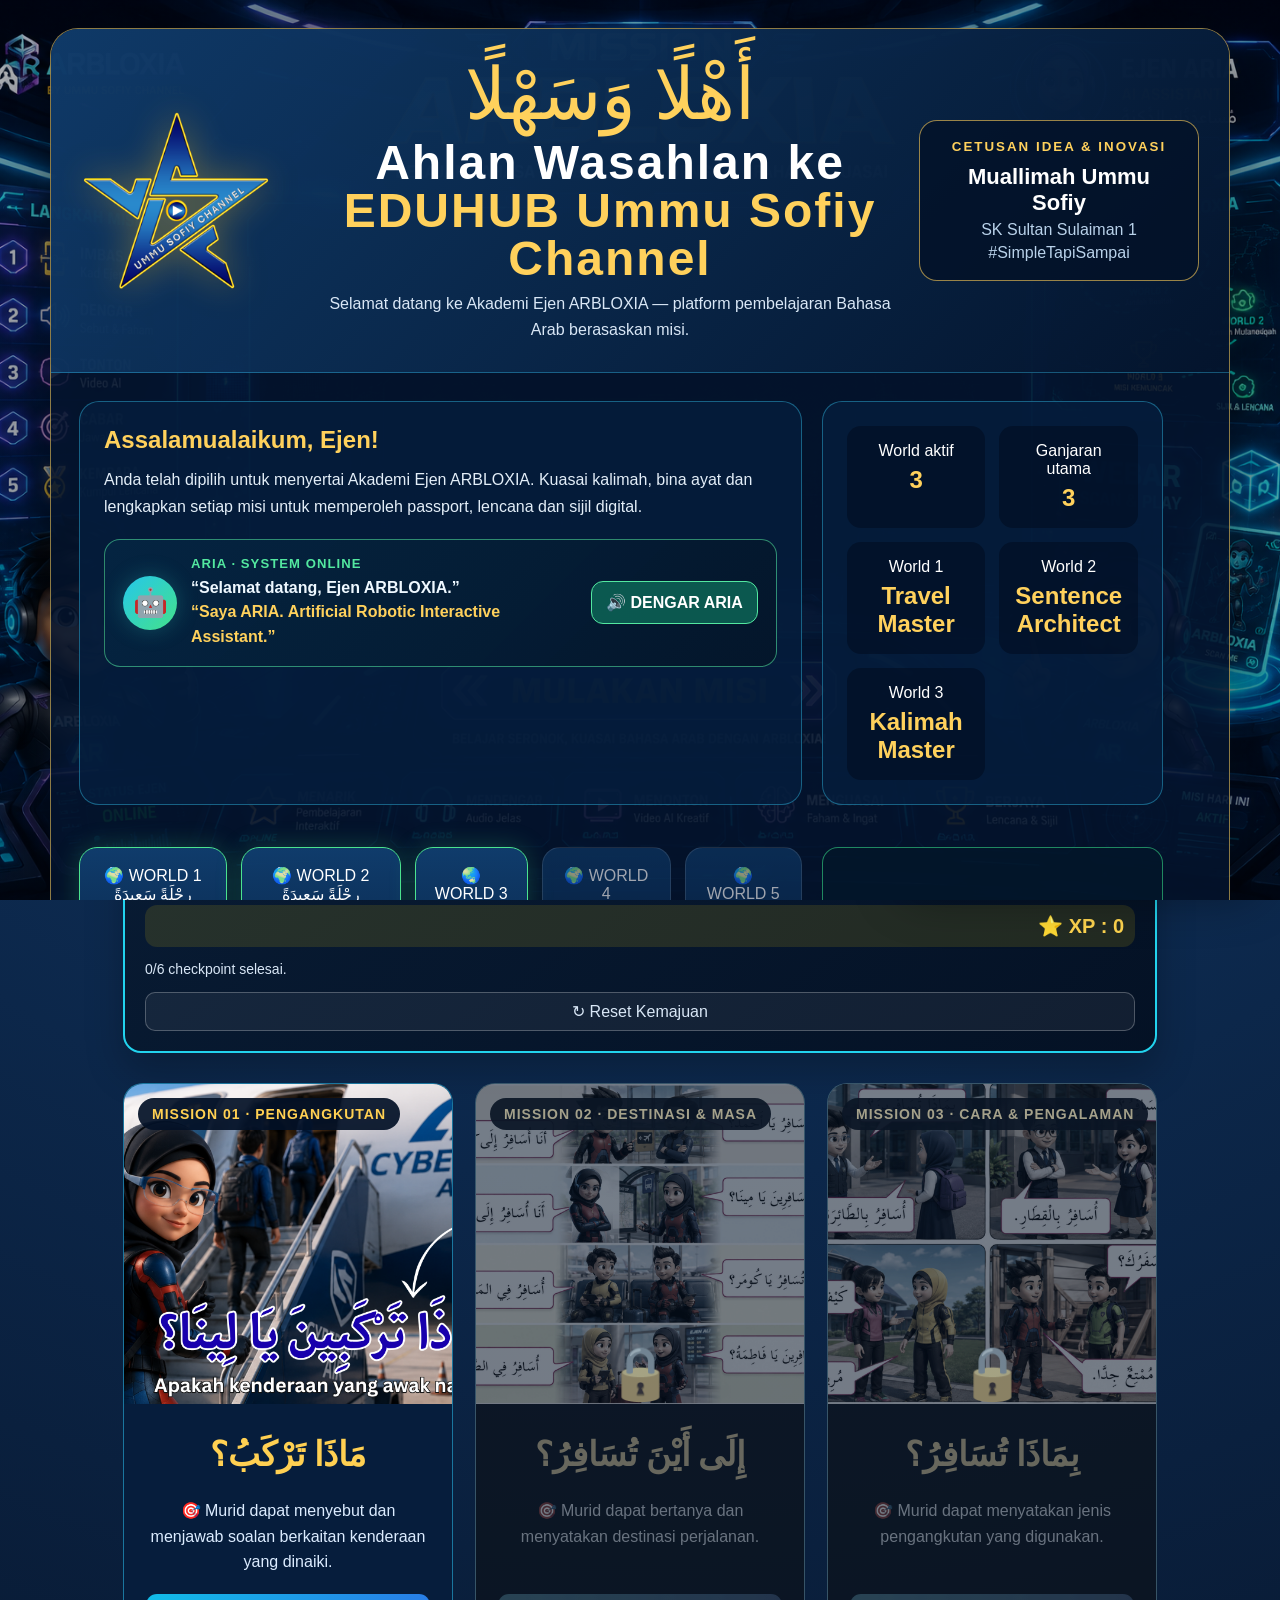
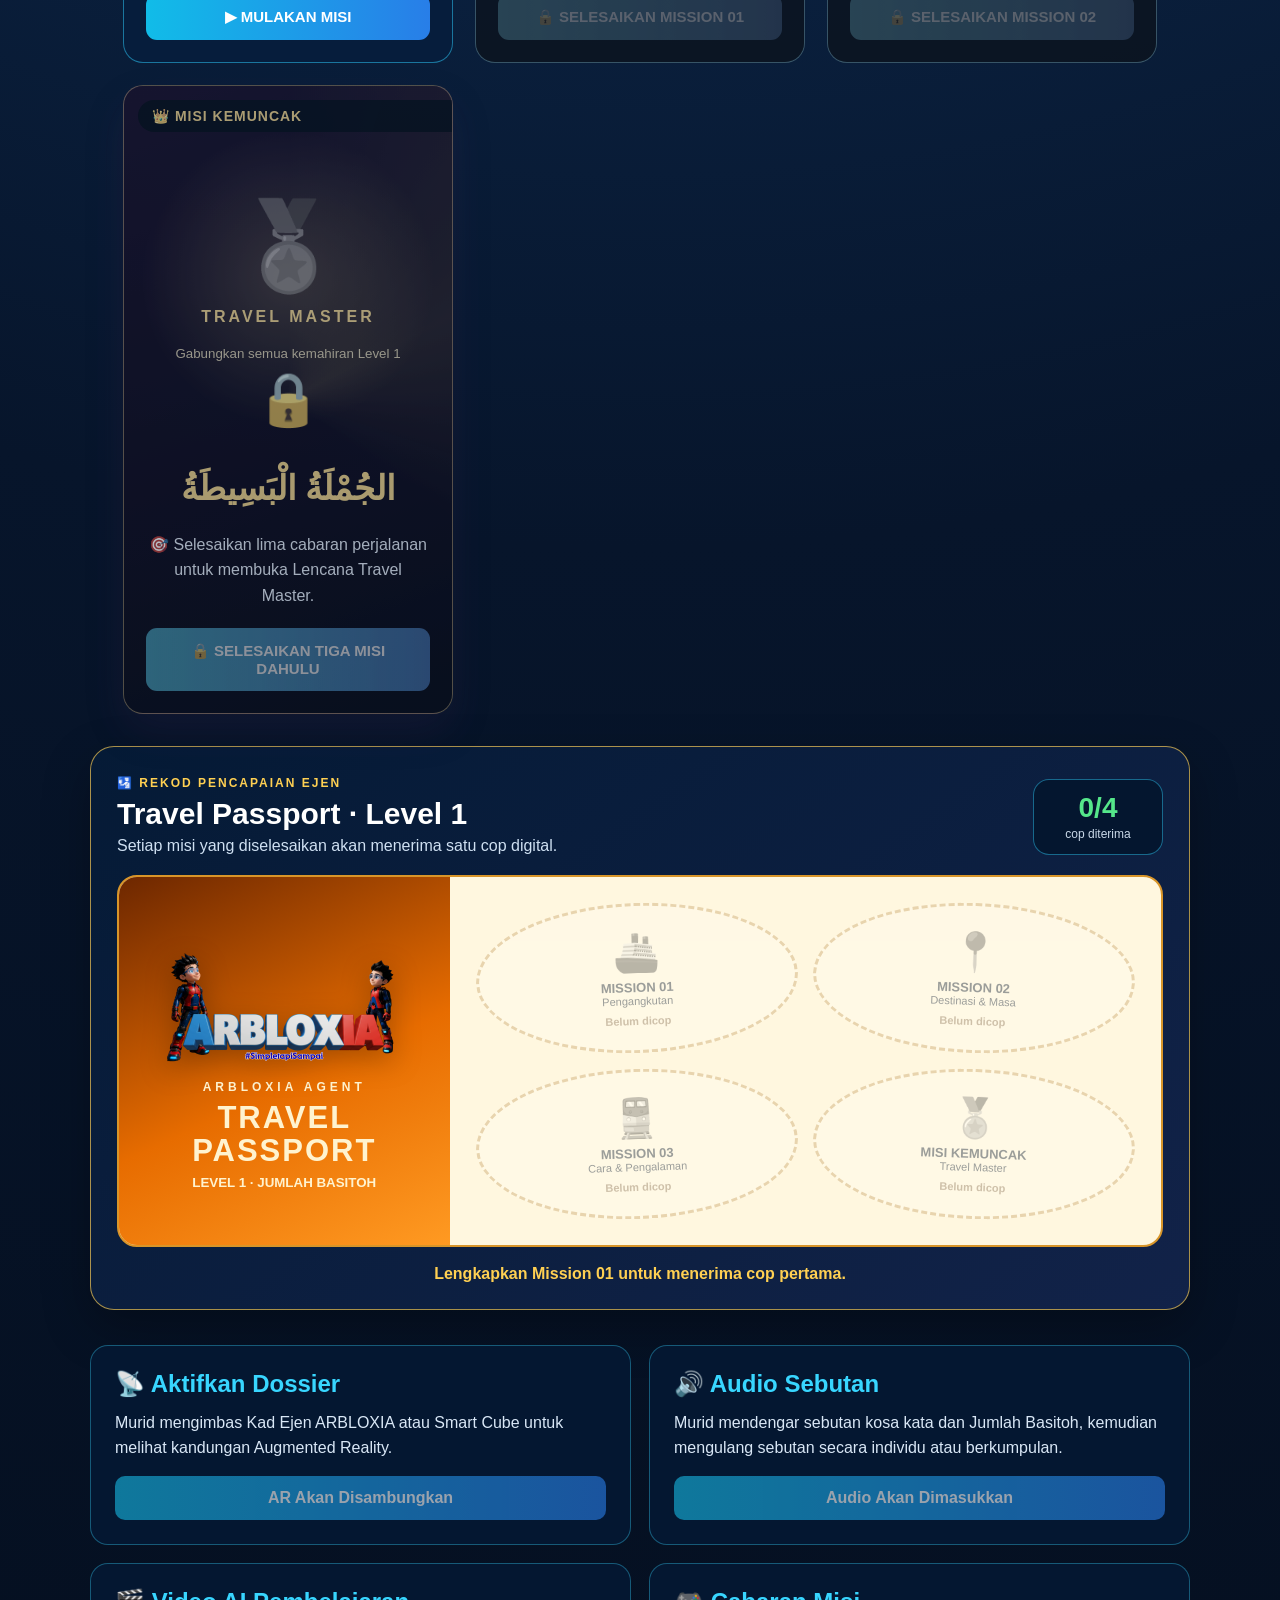
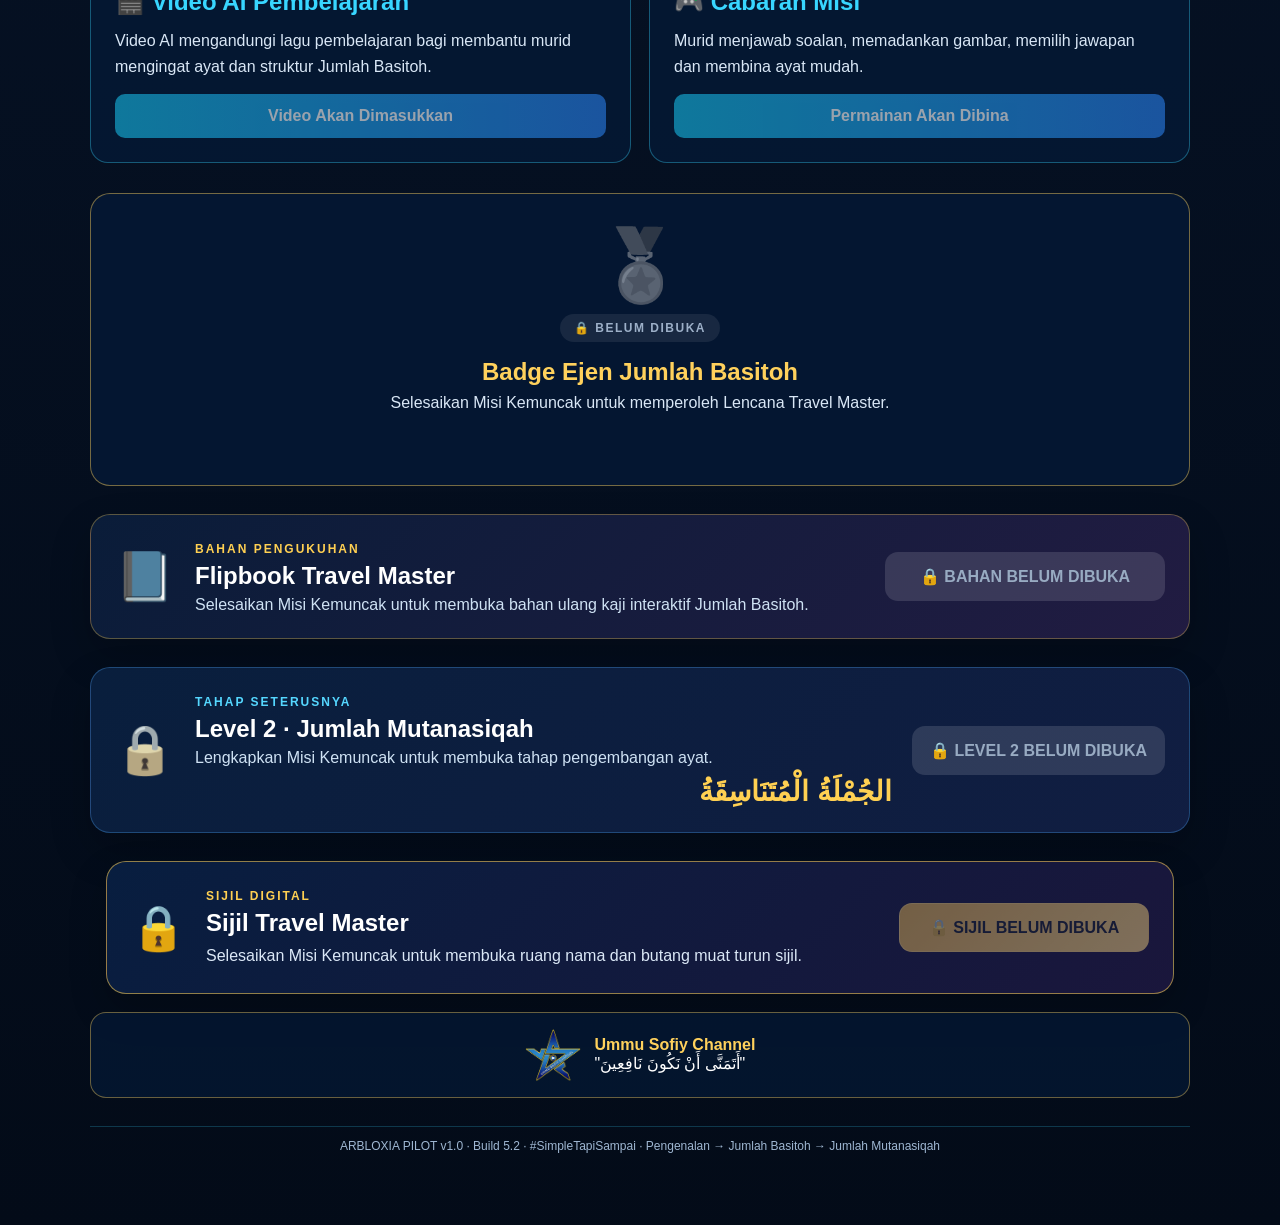
<file: index.html>
<!DOCTYPE html>
<html lang="ms">
<head>
  <meta charset="UTF-8">

  <meta
    name="viewport"
    content="width=device-width, initial-scale=1.0"
  >

  <title>Jumlah Basitoh | ARBLOXIA</title>

  <style>
    * {
      box-sizing: border-box;
      margin: 0;
      padding: 0;
    }

    body {
      min-height: 100vh;
      font-family: Arial, sans-serif;
      color: white;

      background:
        radial-gradient(
          circle at top,
          #173f73 0%,
          #07172e 48%,
          #020713 100%
        );
    }

    .container {
      width: min(1100px, 92%);
      margin: auto;
      padding: 25px 0 60px;
    }

    .top-bar {
      display: flex;
      justify-content: space-between;
      align-items: center;
      gap: 15px;
      margin-bottom: 22px;
    }

    .back-button {
      padding: 11px 18px;
      border: 1px solid #38d6ff;
      border-radius: 10px;
      color: white;
      text-decoration: none;
      background: rgba(56, 214, 255, 0.12);
    }

    .agent-card {
      padding: 11px 18px;
      border: 1px solid #ffd15c;
      border-radius: 10px;
      color: #ffd15c;
      font-weight: bold;
      background: rgba(255, 209, 92, 0.10);
    }

    .mission-header {
      padding: 30px 20px;
      text-align: center;
      border: 1px solid rgba(56, 214, 255, 0.55);
      border-radius: 22px;
      background: rgba(5, 24, 52, 0.88);
    }

    .mission-code {
      margin-bottom: 10px;
      color: #38d6ff;
      letter-spacing: 4px;
      font-size: 14px;
    }

    .mission-header h1 {
      font-size: clamp(28px, 6vw, 52px);
      margin-bottom: 10px;
    }

    .arabic-title {
      direction: rtl;
      font-family:
        "Traditional Arabic",
        "Noto Naskh Arabic",
        serif;

      font-size: clamp(42px, 8vw, 70px);
      color: #ffd15c;
      margin: 10px 0;
    }

    .topic-label {
      display: inline-block;
      padding: 8px 18px;
      margin-top: 8px;
      border-radius: 25px;
      color: #07172e;
      background: #ffd15c;
      font-weight: bold;
    }

    .mission-description {
      max-width: 700px;
      margin: 18px auto 0;
      color: #d9e7f6;
      line-height: 1.7;
    }

    .mission-flow {
      display: grid;
      grid-template-columns: repeat(5, 1fr);
      gap: 12px;
      margin: 25px 0;
    }

    .flow-item {
      padding: 15px 10px;
      text-align: center;
      border: 1px solid rgba(56, 214, 255, 0.35);
      border-radius: 14px;
      background: rgba(5, 24, 52, 0.85);
      color: #d9e7f6;
    }

    .flow-icon {
      display: block;
      font-size: 28px;
      margin-bottom: 8px;
    }

    .section-title {
      margin: 35px 0 18px;
      text-align: center;
      color: #38d6ff;
      font-size: 28px;
    }

    .textbook-grid {
      display: grid;
      grid-template-columns: repeat(3, 1fr);
      gap: 20px;
    }

    .textbook-card {
      overflow: hidden;
      border: 1px solid rgba(56, 214, 255, 0.35);
      border-radius: 18px;
      background: rgba(5, 24, 52, 0.9);
    }

    .textbook-card img {
      display: block;
      width: 100%;
      height: 300px;
      object-fit: cover;
      object-position: top;
    }

    .textbook-content {
      padding: 20px;
    }

    .textbook-content h3 {
      color: #ffd15c;
      margin-bottom: 12px;
    }

    .arabic-example {
      direction: rtl;
      text-align: center;
      font-family:
        "Traditional Arabic",
        "Noto Naskh Arabic",
        serif;

      font-size: 29px;
      line-height: 1.8;
      color: white;
      margin: 12px 0;
    }

    .meaning {
      text-align: center;
      color: #d9e7f6;
      line-height: 1.6;
    }

    .open-button {
      display: block;
      width: 100%;
      margin-top: 15px;
      padding: 12px;
      border: none;
      border-radius: 10px;
      color: white;
      background: linear-gradient(
        90deg,
        #16b9e3,
        #297de8
      );
      font-size: 15px;
      font-weight: bold;
      cursor: pointer;
    }

    .open-button:hover {
      transform: translateY(-2px);
    }

    .learning-panel {
      display: none;
      margin-top: 20px;
      padding: 25px;
      border: 1px solid rgba(255, 209, 92, 0.45);
      border-radius: 18px;
      background: rgba(5, 24, 52, 0.95);
    }

    .learning-panel.active {
      display: block;
    }

    .learning-panel h2 {
      text-align: center;
      color: #ffd15c;
      margin-bottom: 18px;
    }

    .learning-sentence {
      direction: rtl;
      text-align: center;
      font-family:
        "Traditional Arabic",
        "Noto Naskh Arabic",
        serif;

      font-size: 38px;
      color: white;
      line-height: 1.8;
    }

    .panel-note {
      text-align: center;
      color: #d9e7f6;
      margin-top: 12px;
    }

    .component-grid {
      display: grid;
      grid-template-columns: repeat(2, 1fr);
      gap: 18px;
      margin-top: 35px;
    }

    .component-card {
      padding: 24px;
      border: 1px solid rgba(56, 214, 255, 0.35);
      border-radius: 18px;
      background: rgba(5, 24, 52, 0.88);
    }

    .component-card h2 {
      margin-bottom: 12px;
      color: #38d6ff;
    }

    .component-card p {
      color: #d9e7f6;
      line-height: 1.6;
      margin-bottom: 15px;
    }

    .component-button {
      width: 100%;
      padding: 13px;
      border: none;
      border-radius: 10px;
      color: white;
      background: linear-gradient(
        90deg,
        #16b9e3,
        #297de8
      );
      font-weight: bold;
      cursor: pointer;
    }

    .component-button:disabled {
      cursor: not-allowed;
      opacity: 0.6;
    }

    .badge-section {
      margin-top: 30px;
      padding: 30px;
      text-align: center;
      border: 1px solid rgba(255, 209, 92, 0.45);
      border-radius: 20px;
      background: rgba(5, 24, 52, 0.9);
    }

    .badge-icon {
      font-size: 70px;
      opacity: 0.45;
      filter: grayscale(1);
    }

    .badge-section h2 {
      margin: 12px 0 8px;
      color: #ffd15c;
    }

    .badge-section p {
      color: #d9e7f6;
    }

    @media (max-width: 900px) {
      .mission-flow {
        grid-template-columns: repeat(2, 1fr);
      }

      .textbook-grid {
        grid-template-columns: 1fr;
      }

      .textbook-card img {
        height: auto;
      }

      .component-grid {
        grid-template-columns: 1fr;
      }
    }

    @media (max-width: 550px) {
      .top-bar {
        flex-direction: column;
        align-items: stretch;
      }

      .back-button,
      .agent-card {
        text-align: center;
      }

      .mission-flow {
        grid-template-columns: 1fr;
      }
    }


/* ===== ARBLOXIA HQ v5.1 ===== */
.hq-screen{position:fixed;inset:0;z-index:99999;overflow:auto;
  background:
    linear-gradient(rgba(1,10,24,.68),rgba(1,10,24,.82)),
    url("IMAGES/arbloxia_mission_hq.png") center center / cover fixed no-repeat;
  padding:28px 18px;color:#fff}
.hq-screen[hidden]{display:none!important}
.hq-shell{width:min(1180px,96%);margin:auto;border:1px solid rgba(255,209,92,.55);border-radius:28px;background:rgba(4,20,45,.88);box-shadow:0 25px 80px rgba(0,0,0,.5);overflow:hidden}
.hq-hero{display:grid;grid-template-columns:220px 1fr 280px;gap:24px;align-items:center;padding:30px;background:linear-gradient(135deg,rgba(17,63,112,.94),rgba(4,20,45,.96));border-bottom:1px solid rgba(56,214,255,.3)}
.hq-channel-logo{width:190px;max-height:190px;object-fit:contain;filter:drop-shadow(0 0 18px rgba(255,196,34,.35))}
.hq-welcome{text-align:center}.hq-welcome .arabic{font-family:"Traditional Arabic","Noto Naskh Arabic",serif;font-size:clamp(42px,6vw,72px);line-height:1;color:#ffd15c}.hq-welcome h1{font-size:clamp(28px,4vw,48px);margin:8px 0;color:#fff}.hq-welcome h1 span{color:#ffd15c}.hq-welcome p{color:#d9e7f6;line-height:1.6}
.hq-owner{border:1px solid rgba(255,209,92,.6);border-radius:18px;padding:18px;background:rgba(3,17,39,.78);text-align:center}.hq-owner small{display:block;color:#ffd15c;letter-spacing:2px;font-weight:800;margin-bottom:10px}.hq-owner strong{display:block;font-size:22px}.hq-owner span{display:block;color:#b9d2ea;margin-top:5px}
.hq-body{padding:28px}.hq-intro{display:grid;grid-template-columns:1.1fr .9fr;gap:20px}.hq-message,.hq-progress{border:1px solid rgba(56,214,255,.38);border-radius:20px;padding:24px;background:rgba(6,30,61,.82)}.hq-message h2{color:#ffd15c;margin-bottom:12px}.hq-message p{line-height:1.7;color:#e3eef8}.aria-home-card{margin-top:18px;padding:16px 18px;border:1px solid rgba(83,232,160,.55);border-radius:16px;background:linear-gradient(135deg,rgba(5,38,67,.9),rgba(4,22,42,.95));display:grid;grid-template-columns:auto 1fr auto;gap:14px;align-items:center}.aria-home-icon{width:54px;height:54px;border-radius:50%;display:grid;place-items:center;background:linear-gradient(135deg,#25c7eb,#44e18a);font-size:28px;box-shadow:0 0 22px rgba(50,214,202,.25)}.aria-home-copy strong{display:block;color:#53e8a0;letter-spacing:.08em;font-size:.82rem;margin-bottom:5px}.aria-home-copy p{margin:0;line-height:1.55;color:#eef8ff}.aria-home-copy .aria-name{color:#ffd15c;font-weight:900}.aria-home-audio{border:1px solid #53e8a0;background:rgba(13,107,89,.78);color:#fff;border-radius:12px;padding:11px 14px;font-weight:900;cursor:pointer;white-space:nowrap}.aria-home-audio:hover{filter:brightness(1.08)}@media(max-width:650px){.aria-home-card{grid-template-columns:auto 1fr}.aria-home-audio{grid-column:1/-1;width:100%}}.hq-progress-grid{display:grid;grid-template-columns:1fr 1fr;gap:14px}.hq-stat{padding:16px;border-radius:14px;background:rgba(2,15,34,.65);text-align:center}.hq-stat b{display:block;color:#ffd15c;font-size:24px;margin-top:6px}
.hq-worlds{display:grid;grid-template-columns:repeat(5,1fr);gap:14px;margin-top:22px}.hq-world{min-height:210px;padding:18px;border-radius:18px;border:1px solid rgba(255,255,255,.18);background:linear-gradient(180deg,rgba(16,62,111,.95),rgba(4,20,45,.98));text-align:center;display:flex;flex-direction:column;justify-content:space-between}.hq-world.active{border-color:#4be38f;box-shadow:0 0 26px rgba(75,227,143,.22)}.hq-world.locked{opacity:.62}.hq-world h3{color:#ffd15c;margin:8px 0}.hq-world .world-ar{font-family:"Traditional Arabic","Noto Naskh Arabic",serif;font-size:31px;direction:rtl}.hq-world .world-status{font-size:13px;color:#bcd3e8}.hq-start{display:block;width:min(460px,100%);margin:26px auto 4px;padding:16px 24px;border:0;border-radius:14px;background:linear-gradient(90deg,#16b9e3,#2d86ec);color:#fff;font-size:18px;font-weight:900;cursor:pointer;box-shadow:0 14px 35px rgba(22,185,227,.25)}.hq-start:hover{transform:translateY(-2px)}
.hq-footer{text-align:center;padding:18px;color:#9db7d0;border-top:1px solid rgba(56,214,255,.2)}.owner-brand-strip{margin:18px 0 0;padding:14px;border:1px solid rgba(255,209,92,.4);border-radius:16px;display:flex;gap:14px;align-items:center;justify-content:center;background:rgba(5,24,52,.75)}.owner-brand-strip img{width:56px;height:56px;object-fit:contain}.owner-brand-strip strong{color:#ffd15c}
@media(max-width:900px){.hq-hero{grid-template-columns:1fr;text-align:center}.hq-channel-logo{margin:auto}.hq-owner{max-width:420px;margin:auto;width:100%}.hq-intro{grid-template-columns:1fr}.hq-worlds{grid-template-columns:repeat(2,1fr)}}
@media(max-width:560px){.hq-screen{padding:8px}.hq-shell{width:100%;border-radius:18px}.hq-hero,.hq-body{padding:18px}.hq-worlds{grid-template-columns:1fr}.hq-progress-grid{grid-template-columns:1fr 1fr}.hq-channel-logo{width:130px}}


.award-navigation-actions{display:flex;flex-wrap:wrap;gap:12px;justify-content:center;margin-top:14px}

.hq-agent-session{max-width:760px;margin:22px auto 12px;display:flex;gap:14px;align-items:center;justify-content:space-between;padding:14px 16px;border:1px solid rgba(57,229,140,.55);border-radius:16px;background:rgba(3,24,44,.72)}
.hq-agent-session>div{display:flex;flex-direction:column;text-align:left;gap:3px}.hq-agent-session span{font-size:.76rem;letter-spacing:.12em;color:#53e8a0;font-weight:900}.hq-agent-session strong{font-size:1.05rem;color:#fff}.hq-new-agent{border:1px solid #53e8a0;background:linear-gradient(90deg,#0d6b59,#16966f);color:#fff;border-radius:12px;padding:12px 16px;font-weight:900;cursor:pointer}.hq-new-agent:hover{filter:brightness(1.08)}
@media(max-width:680px){.hq-agent-session{flex-direction:column;align-items:stretch}.hq-agent-session>div{text-align:center}.hq-new-agent{width:100%}}
.award-navigation-actions .return-home-button{border:1px solid #39e58c;background:linear-gradient(90deg,#0d6b59,#16966f);color:#fff;border-radius:14px;padding:14px 20px;font-weight:900;cursor:pointer}
@media(max-width:600px){.award-navigation-actions{flex-direction:column}.award-navigation-actions button{width:100%}}

/* ===== HQ KAD EJEN ARBLOXIA ===== */
.hq-agent-cards{max-width:760px;margin:12px auto 8px;padding:16px;border:1px solid rgba(56,214,255,.42);border-radius:16px;background:linear-gradient(135deg,rgba(5,38,67,.9),rgba(4,22,42,.96));display:flex;align-items:center;justify-content:space-between;gap:16px}
.hq-agent-cards-copy{text-align:left}.hq-agent-cards-copy strong{display:block;color:#38d6ff;font-size:1rem;margin-bottom:5px}.hq-agent-cards-copy span{display:block;color:#d9e7f6;line-height:1.45;font-size:.9rem}.hq-agent-cards-button{border:1px solid #ffd15c;background:linear-gradient(90deg,#c97800,#f0a31b);color:#07172e;border-radius:12px;padding:12px 16px;font-weight:900;cursor:pointer;white-space:nowrap}.hq-agent-cards-button:hover{filter:brightness(1.08);transform:translateY(-1px)}
.agent-card-modal{position:fixed;inset:0;z-index:100500;display:grid;place-items:center;padding:18px;background:rgba(0,7,18,.86);backdrop-filter:blur(8px)}.agent-card-modal[hidden]{display:none!important}.agent-card-dialog{position:relative;width:min(1050px,96vw);max-height:90vh;overflow:auto;border:1px solid rgba(255,209,92,.65);border-radius:24px;background:linear-gradient(145deg,#0b2c50,#04152d);box-shadow:0 30px 90px rgba(0,0,0,.65);padding:26px}.agent-card-close{position:absolute;right:16px;top:14px;border:1px solid #ff6f91;background:#351326;color:#fff;border-radius:10px;padding:9px 13px;font-weight:800;cursor:pointer}.agent-card-dialog h2{text-align:center;color:#ffd15c;margin:4px 48px 8px}.agent-card-dialog>p{text-align:center;color:#d9e7f6;margin-bottom:20px}.agent-card-groups{display:grid;grid-template-columns:1fr 1fr;gap:20px}.agent-card-group{border:1px solid rgba(56,214,255,.35);border-radius:18px;padding:18px;background:rgba(3,21,45,.72)}.agent-card-group h3{text-align:center;color:#38d6ff;margin-bottom:14px}.agent-card-grid{display:grid;grid-template-columns:1fr 1fr;gap:14px}.agent-card-item{overflow:hidden;border:1px solid rgba(255,255,255,.16);border-radius:15px;background:rgba(4,28,55,.9)}.agent-card-item img{display:block;width:100%;aspect-ratio:1/1;object-fit:cover}.agent-card-meta{padding:12px}.agent-card-meta strong{display:block;color:#fff;text-align:center;margin-bottom:9px}.agent-card-actions{display:grid;grid-template-columns:1fr 1fr;gap:8px}.agent-card-actions a{display:block;text-align:center;text-decoration:none;border-radius:9px;padding:9px 8px;font-size:.82rem;font-weight:900}.agent-card-open{border:1px solid #38d6ff;color:#fff;background:rgba(22,185,227,.22)}.agent-card-download{border:1px solid #53e8a0;color:#07172e;background:#53e8a0}.agent-card-note{margin-top:18px;padding:12px 14px;border-left:4px solid #ffd15c;border-radius:10px;background:rgba(255,209,92,.08);color:#eaf4ff;line-height:1.55;font-size:.92rem}
@media(max-width:760px){.hq-agent-cards{flex-direction:column;text-align:center}.hq-agent-cards-copy{text-align:center}.hq-agent-cards-button{width:100%}.agent-card-groups{grid-template-columns:1fr}.agent-card-dialog{padding:22px 14px}.agent-card-grid{grid-template-columns:1fr 1fr}}
@media(max-width:480px){.agent-card-grid{grid-template-columns:1fr}.agent-card-actions{grid-template-columns:1fr}}


/* ===== WORLD 2 · VIDEO JUMLAH MUTANASIQAH ===== */
.level2-learning-video{margin:24px 0 28px;padding:24px;border:1px solid rgba(83,232,160,.55);border-radius:20px;background:linear-gradient(145deg,rgba(5,38,67,.94),rgba(4,22,42,.97));box-shadow:0 18px 45px rgba(0,0,0,.24)}
.level2-video-copy{text-align:center;margin-bottom:18px}.level2-video-copy span{display:block;color:#53e8a0;font-weight:900;letter-spacing:.12em;font-size:.82rem;margin-bottom:7px}.level2-video-copy h3{color:#ffd15c;font-size:clamp(24px,3vw,34px);margin-bottom:8px}.level2-video-copy p{color:#d9e7f6;line-height:1.6;max-width:760px;margin:auto}
.level2-learning-video .video-container{max-width:820px;margin:0 auto 14px}.level2-learning-video .video-link-button{max-width:820px;margin:0 auto;display:block;text-align:center;text-decoration:none}
@media(max-width:650px){.level2-learning-video{padding:16px}.hq-screen{background-attachment:scroll}}
/* ==================================================
   ARBLOXIA HQ - PAPARAN 100% RESPONSIF
   ================================================== */

.hq-screen{
  position: fixed;
  inset: 0;
  z-index: 99999;
  overflow: auto;

  background:
    linear-gradient(
      rgba(1,10,25,.28),
      rgba(1,10,25,.38)
    ),
    url("IMAGES/arbloxia_mission_hq.png");

  background-size: cover;
  background-position: center;
  background-repeat: no-repeat;
  background-attachment: fixed;

  padding: 28px 18px;
  color: #fff;
}

..hq-shell{
  width: min(1180px, 82%);
  margin: auto;
  border: 1px solid rgba(255,209,92,.55);
  border-radius: 28px;

  background: rgba(4,20,45,.88);

  box-shadow: 0 25px 80px rgba(0,0,0,.5);
  overflow: hidden;
}

.hq-hero{
  background:
    linear-gradient(
      135deg,
      rgba(17,63,112,.88),
      rgba(4,20,45,.90)
    );
}
</style>
<link rel="stylesheet" href="style.css">
</head>
<body>

  <!-- HQ UTAMA ARBLOXIA -->
  <section id="arbloxiaHQ" class="hq-screen" aria-labelledby="hqTitle">
    <div class="hq-shell">
      <div class="hq-hero">
        <img src="IMAGES/logo-ummu-sofiy-channel.png" alt="Logo Muallimah Ummu Sofiy Channel" class="hq-channel-logo">
        <div class="hq-welcome">
          <div class="arabic" lang="ar" dir="rtl">أَهْلًا وَسَهْلًا</div>
          <h1 id="hqTitle">Ahlan Wasahlan ke <span>EDUHUB Ummu Sofiy Channel</span></h1>
          <p>Selamat datang ke Akademi Ejen ARBLOXIA — platform pembelajaran Bahasa Arab berasaskan misi.</p>
        </div>
        <div class="hq-owner">
          <small>CETUSAN IDEA & INOVASI</small>
          <strong>Muallimah Ummu Sofiy</strong>
          <span>SK Sultan Sulaiman 1</span>
          <span>#SimpleTapiSampai</span>
        </div>
      </div>
      <div class="hq-body">
        <div class="hq-intro">
          <div class="hq-message">
            <h2>Assalamualaikum, Ejen!</h2>
            <p>Anda telah dipilih untuk menyertai Akademi Ejen ARBLOXIA. Kuasai kalimah, bina ayat dan lengkapkan setiap misi untuk memperoleh passport, lencana dan sijil digital.</p>
            <div class="aria-home-card" aria-label="Pengenalan ARIA">
              <div class="aria-home-icon" aria-hidden="true">🤖</div>
              <div class="aria-home-copy">
                <strong>ARIA · SYSTEM ONLINE</strong>
                <p><b>“Selamat datang, Ejen ARBLOXIA.”</b><br><span class="aria-name">“Saya ARIA. Artificial Robotic Interactive Assistant.”</span></p>
              </div>
              <button type="button" id="playAriaIntro" class="aria-home-audio">🔊 DENGAR ARIA</button>
              <audio id="ariaIntroAudio" preload="auto" src="AUDIO/ARIA/aria_online.mp3"></audio>
            </div>
          </div>
          <div class="hq-progress">
            <div class="hq-progress-grid">
              <div class="hq-stat">World aktif<b>3</b></div>
              <div class="hq-stat">Ganjaran utama<b>3</b></div>
              <div class="hq-stat">World 1<b>Travel Master</b></div>
              <div class="hq-stat">World 2<b>Sentence Architect</b></div>
            <div class="hq-stat">World 3<b>Kalimah Master</b></div>
          </div>
        </div>
        <div class="hq-worlds">
         <article class="hq-world active"><div><div>🌍 WORLD 1</div><div class="world-topic" lang="ar" dir="rtl">رِحْلَةً سَعِيدَةً</div><h3 class="world-ar" lang="ar" dir="rtl">الجُمْلَةُ الْبَسِيطَةُ</h3><p>Jumlah Basitoh</p></div><div class="world-status">🏅 KLIK MULAKAN PENGEMBARAAN</div></article>
         <article class="hq-world active"><div><div>🌍 WORLD 2</div><div class="world-topic" lang="ar" dir="rtl">رِحْلَةً سَعِيدَةً</div><h3 class="world-ar" lang="ar" dir="rtl">الجُمْلَةُ الْمُتَنَاسِقَةُ</h3><p>Jumlah Mutanasiqah</p></div><div class="world-status">🧠 KLIK MULAKAN PENGEMBARAAN</div></article>
          <article class="hq-world active" onclick="window.location.href='FIDAII/index.html'" style="cursor:pointer;">
  <div>
    <div>🌏 WORLD 3</div>
    <h3 class="world-ar" lang="ar" dir="rtl">فِدَائِي يَا وَطَنِي</h3>
    <p>Kalimah City</p>
  </div>
  <div class="world-status">🚀 MASUK WORLD 3</div>
</article>
          <article class="hq-world locked"><div><div>🌍 WORLD 4</div><h3 class="world-ar">القِرَاءَةُ</h3><p>Qiraah</p></div><div class="world-status">🔒 Akan datang</div></article>
          <article class="hq-world locked"><div><div>🌍 WORLD 5</div><h3 class="world-ar">الكِتَابَةُ</h3><p>Kitabah</p></div><div class="world-status">🔒 Akan datang</div></article>
        </div>
        <div class="hq-agent-session" aria-live="polite">
          <div><span>👤 EJEN SEMASA</span><strong id="hqAgentName">Belum ditetapkan</strong></div>
          <button type="button" id="newAgentButton" class="hq-new-agent">🔄 TUKAR EJEN / PESERTA BAHARU</button>
        </div>

        <div class="hq-agent-cards">
          <div class="hq-agent-cards-copy">
            <strong>🎫 DAPATKAN KAD EJEN</strong>
            <span>Pilih Kad Ejen Mission 01 atau Mission 02 untuk dibuka, disimpan atau dicetak sebelum aktiviti WebAR.</span>
          </div>
          <button type="button" id="openAgentCards" class="hq-agent-cards-button">🎴 LIHAT KAD EJEN</button>
        </div>
        <button type="button" id="enterArbloxiaButton" class="hq-start">🚀 MULAKAN PENGEMBARAAN</button>
      </div>
      <div class="hq-footer">© 2026 ARBLOXIA · Dibangunkan oleh Muallimah Ummu Sofiy Channel</div>
    </div>
  </section>



  <!-- GALERI KAD EJEN ARBLOXIA -->
  <section id="agentCardsModal" class="agent-card-modal" hidden aria-modal="true" role="dialog" aria-labelledby="agentCardsTitle">
    <div class="agent-card-dialog">
      <button type="button" id="closeAgentCards" class="agent-card-close" aria-label="Tutup galeri Kad Ejen">✕ Tutup</button>
      <h2 id="agentCardsTitle">🎫 Kad Ejen ARBLOXIA</h2>
      <p>Pilih kad mengikut misi dan ejen. Buka pada skrin lain atau simpan/cetak untuk aktiviti imbasan WebAR.</p>
      <div class="agent-card-groups">
        <section class="agent-card-group">
          <h3>MISSION 01 · PENGANGKUTAN</h3>
          <div class="agent-card-grid">
            <article class="agent-card-item">
              <img src="WEBAR/cards/mission01_male.jpg" alt="Kad Ejen lelaki Mission 01">
              <div class="agent-card-meta"><strong>👦 Ejen Lelaki</strong><div class="agent-card-actions"><a class="agent-card-open" href="WEBAR/cards/mission01_male.jpg" target="_blank" rel="noopener">🖼️ Buka Kad</a><a class="agent-card-download" href="WEBAR/cards/mission01_male.jpg" download>📥 Simpan</a></div></div>
            </article>
            <article class="agent-card-item">
              <img src="WEBAR/cards/mission01_female.jpg" alt="Kad Ejen perempuan Mission 01">
              <div class="agent-card-meta"><strong>👧 Ejen Perempuan</strong><div class="agent-card-actions"><a class="agent-card-open" href="WEBAR/cards/mission01_female.jpg" target="_blank" rel="noopener">🖼️ Buka Kad</a><a class="agent-card-download" href="WEBAR/cards/mission01_female.jpg" download>📥 Simpan</a></div></div>
            </article>
          </div>
        </section>
        <section class="agent-card-group">
          <h3>MISSION 02 · DESTINASI & MASA</h3>
          <div class="agent-card-grid">
            <article class="agent-card-item">
              <img src="WEBAR/cards/mission02_male.jpg" alt="Kad Ejen lelaki Mission 02">
              <div class="agent-card-meta"><strong>👦 Ejen Lelaki</strong><div class="agent-card-actions"><a class="agent-card-open" href="WEBAR/cards/mission02_male.jpg" target="_blank" rel="noopener">🖼️ Buka Kad</a><a class="agent-card-download" href="WEBAR/cards/mission02_male.jpg" download>📥 Simpan</a></div></div>
            </article>
            <article class="agent-card-item">
              <img src="WEBAR/cards/mission02_female.jpg" alt="Kad Ejen perempuan Mission 02">
              <div class="agent-card-meta"><strong>👧 Ejen Perempuan</strong><div class="agent-card-actions"><a class="agent-card-open" href="WEBAR/cards/mission02_female.jpg" target="_blank" rel="noopener">🖼️ Buka Kad</a><a class="agent-card-download" href="WEBAR/cards/mission02_female.jpg" download>📥 Simpan</a></div></div>
            </article>
          </div>
        </section>
      </div>
      <div class="agent-card-note"><strong>💡 Cara guna:</strong> Simpan/cetak kad, kemudian masuk ke misi dan tekan <b>Imbas Kad Ejen</b>. Untuk ujian menggunakan satu telefon, paparkan kad pada peranti kedua atau cetak kad terlebih dahulu.</div>
    </div>
  </section>

  <!-- STAGE 0: PENGENALAN KALIMAH -->
  <section id="kalimahIntro" class="kalimah-intro" aria-labelledby="kalimahIntroTitle">
    <div class="kalimah-intro-card">
      <img src="IMAGES/logo-arbloxia.png" alt="Logo ARBLOXIA – Simple Tapi Sampai" class="kalimah-logo">

      <p class="kalimah-stage-label">🌱 PERINGKAT 0 · PENGENALAN KALIMAH</p>
      <h1 id="kalimahIntroTitle">Bersedia Sebelum Memulakan Misi</h1>
      <p class="kalimah-intro-text">
        Tonton video pembelajaran kalimah terlebih dahulu. Bahagian ini ialah ulang kaji ringkas sebelum memasuki Level 1: Jumlah Basitoh.
      </p>

      <div class="kalimah-video-wrap">
        <iframe
          src="https://www.youtube.com/embed/5gpy6MTlbm0?rel=0"
          title="Video pembelajaran Kalimah ARBLOXIA"
          allow="accelerometer; autoplay; clipboard-write; encrypted-media; gyroscope; picture-in-picture; web-share"
          referrerpolicy="strict-origin-when-cross-origin"
          allowfullscreen>
        </iframe>
      </div>

      <button type="button" id="kalimahReadyButton" class="kalimah-ready-button">
        🚀 SAYA SUDAH BERSEDIA
      </button>
    </div>
  </section>

  <main class="container">

    <div class="top-bar">
      <a href="index.html#arbloxiaHQ" class="back-button">
        ← Kembali ke Peta Misi
      </a>

      <div class="top-actions">
        <button type="button" id="reopenKalimahButton" class="intro-replay-button">
          🌱 Ulang Video Kalimah
        </button>
        <div class="agent-card">
          🎴 Kad Ejen ARBLOXIA
        </div>
      </div>
    </div>

    <section class="mission-header">

      <p class="mission-code">
        MISI UTAMA ARBLOXIA
      </p>

      <h1>MISSION DOSSIER</h1>

      <div class="arabic-title">
        رِحْلَةً سَعِيدَةً
      </div>

      <div class="topic-label">
        JUMLAH BASITOH
      </div>

      <p class="mission-description">
        Murid akan menguasai ayat mudah berkaitan perjalanan
        melalui Kad Ejen ARBLOXIA, audio sebutan,
        Video AI Pembelajaran dan Cabaran Misi.
      </p>

    </section>

    <section class="arbloxia-analytics" aria-label="Statistik ARBLOXIA">
      <div class="analytics-item">
        <span class="analytics-icon">👥</span>
        <div>
          <small>Pengunjung direkodkan</small>
          <strong id="visitorCount">Memuatkan…</strong>
        </div>
      </div>
      <div class="analytics-item">
        <span class="analytics-icon">🎮</span>
        <div>
          <small>Level semasa</small>
          <strong>Level 1 · Jumlah Basitoh</strong>
        </div>
      </div>
      <div class="analytics-item">
        <span class="analytics-icon">🏅</span>
        <div>
          <small>Ganjaran kemuncak</small>
          <strong>Travel Master</strong>
        </div>
      </div>
    </section>

    <section class="mission-flow">

      <div class="flow-item">
        <span class="flow-icon">📡</span>
        Aktifkan Dossier
      </div>

      <div class="flow-item">
        <span class="flow-icon">🔊</span>
        Audio Sebutan
      </div>

      <div class="flow-item">
        <span class="flow-icon">🎬</span>
        Video AI Pembelajaran
      </div>

      <div class="flow-item">
        <span class="flow-icon">🎮</span>
        Cabaran Misi
      </div>

      <div class="flow-item">
        <span class="flow-icon">🏅</span>
        Badge Ejen
      </div>

    </section>

    <h2 class="section-title">
      📖 Kandungan Jumlah Basitoh
    </h2>

    <section class="mission-grid">

  <!-- MISSION 01 -->
   <div class="mission-progress">

    <div class="progress-title">

        <span>🚀 Kemajuan Misi</span>

        <span id="progressPercent">
            0%
        </span>

    </div>

    <div class="progress-bar">

        <div
            id="progressFill"
            class="progress-fill">
        </div>

    </div>

    <div class="xp-box">
        ⭐ XP : <span id="xpValue">0</span>
    </div>

    <p id="progressStatus" class="progress-status">
      Mulakan Mission 01 untuk mengumpul XP.
    </p>

    <button type="button" id="resetProgressButton" class="reset-progress-button">
      ↻ Reset Kemajuan
    </button>

</div>
  <article class="mission-card" data-mission-card="mission01">

    <div class="mission-number">MISSION 01 · PENGANGKUTAN</div>

    <img
      src="IMAGES/halaman12.png"
      alt="Misi ماذا تركب"
      class="mission-image"
    >

    <div class="mission-content">

      <h3 class="mission-arabic">
        مَاذَا تَرْكَبُ؟
      </h3>

      <p class="mission-objective">
        🎯 Murid dapat menyebut dan menjawab soalan berkaitan
        kenderaan yang dinaiki.
      </p>

      <button
        type="button"
        class="start-mission-button"
        data-mission="mission01"
      >
        ▶ MULAKAN MISI
      </button>

    </div>
  </article>


  <!-- MISSION 02 -->
  <article class="mission-card locked" data-mission-card="mission02">

    <div class="mission-number">MISSION 02 · DESTINASI & MASA</div>

    <img
      src="IMAGES/halaman13.png"
      alt="Misi إلى أين تسافر"
      class="mission-image"
    >

    <div class="mission-content">

      <h3 class="mission-arabic">
        إِلَى أَيْنَ تُسَافِرُ؟
      </h3>

      <p class="mission-objective">
        🎯 Murid dapat bertanya dan menyatakan destinasi perjalanan.
      </p>

      <button
        type="button"
        class="start-mission-button"
        data-mission="mission02"
        disabled
        aria-disabled="true"
      >
        ▶ MULAKAN MISI
      </button>

    </div>
  </article>


  <!-- MISSION 03 -->
  <article class="mission-card locked" data-mission-card="mission03">

    <div class="mission-number">MISSION 03 · CARA & PENGALAMAN</div>

    <img
      src="IMAGES/halaman14.png"
      alt="Misi بماذا تسافر"
      class="mission-image"
    >

    <div class="mission-content">

      <h3 class="mission-arabic">
        بِمَاذَا تُسَافِرُ؟
      </h3>

      <p class="mission-objective">
        🎯 Murid dapat menyatakan jenis pengangkutan yang digunakan.
      </p>

      <button
        type="button"
        class="start-mission-button"
        data-mission="mission03"
        disabled
        aria-disabled="true"
      >
        🔒 SELESAIKAN MISSION 02
      </button>

    </div>
  </article>

  <!-- MISI KEMUNCAK -->
  <article class="mission-card summit-card locked" data-mission-card="summit">
    <div class="mission-number">👑 MISI KEMUNCAK</div>
    <div class="summit-visual" aria-hidden="true">
      <span class="summit-medal">🏅</span>
      <strong>TRAVEL MASTER</strong>
      <small>Gabungkan semua kemahiran Level 1</small>
    </div>
    <div class="mission-content">
      <h3 class="mission-arabic">الجُمْلَةُ الْبَسِيطَةُ</h3>
      <p class="mission-objective">
        🎯 Selesaikan lima cabaran perjalanan untuk membuka Lencana Travel Master.
      </p>
      <button
        type="button"
        class="start-mission-button summit-start-button"
        data-mission="summitMission"
        disabled
        aria-disabled="true"
      >
        🔒 SELESAIKAN TIGA MISI DAHULU
      </button>
    </div>
  </article>

</section>


<!-- PANEL MISSION 01 -->
<section class="mission-panel" id="mission01">

  <button
    type="button"
    class="close-panel-button"
  >
    ✕ Tutup
  </button>

  <div class="mission-heading">
    <span>MISSION 01</span>
    <h2 lang="ar" dir="rtl">
      مَاذَا تَرْكَبُ؟
    </h2>
  </div>


  <div class="learning-flow">

    <!-- AKTIFKAN DOSSIER -->
    <div data-checkpoint="scan" class="learning-step">

      <span class="step-number">1</span>

      <h3>📡 Aktifkan Dossier</h3>

      <p>Imbas Kad Ejen ARBLOXIA.</p>

      <button
        type="button"
        class="action-button scan-agent-button"
      >
        Imbas Kad Ejen
      </button>

    </div>


    <!-- AUDIO SEBUTAN -->
    <div data-checkpoint="audio" class="learning-step audio-learning-step">

      <span class="step-number">2</span>

      <h3>🔊 Audio Sebutan</h3>

      <div
        class="arabic-dialogue"
        lang="ar"
        dir="rtl"
      >
        مَاذَا تَرْكَبُ؟
        <br>
        أَنَا أَرْكَبُ السَّفِينَةَ.
      </div>

      <button
        type="button"
        class="action-button play-audio"
        data-audio="AUDIO/GURU/mission01_sentence.m4a"
      >
        🔊 Dengar Sebutan
      </button>

      <p
        class="audio-status"
        aria-live="polite"
      >
        Tekan butang untuk mendengar sebutan.
      </p>

    </div>


    <!-- VIDEO AI -->
    <div data-checkpoint="video" class="learning-step video-learning-step">

      <span class="step-number">3</span>

      <h3>🎬 Video AI Pembelajaran</h3>

      <p>
        Tonton video AI yang mengandungi lagu pembelajaran
        Jumlah Basitoh.
      </p>

      <div class="video-container video-always-visible">

        <iframe
          class="learning-video"
          src="https://www.youtube.com/embed/NGZY3QvdGJs?rel=0"
          title="Video AI Pembelajaran Mission 01"
          allow="accelerometer; autoplay; clipboard-write; encrypted-media; gyroscope; picture-in-picture; web-share"
          referrerpolicy="strict-origin-when-cross-origin"
          allowfullscreen>
        </iframe>

      </div>

      <a
        href="https://youtu.be/NGZY3QvdGJs"
        target="_blank"
        rel="noopener noreferrer"
        class="action-button video-link-button"
      >
        ▶ Buka Video di YouTube
      </a>

    </div>

<!-- MAHARAH QIRAAH -->
<div data-checkpoint="qiraah" class="learning-step qiraah-step">

  <span class="step-number">4</span>

  <h3>📖 Maharah Qiraah</h3>

  <p>
    Susun perkataan supaya menjadi ayat yang betul.
  </p>

  <div class="word-bank" dir="rtl">

    <button
      type="button"
      class="word-card"
      data-word="السَّفِينَةَ"
    >
      السَّفِينَةَ
    </button>

    <button
      type="button"
      class="word-card"
      data-word="أَرْكَبُ"
    >
      أَرْكَبُ
    </button>

    <button
      type="button"
      class="word-card"
      data-word="أَنَا"
    >
      أَنَا
    </button>

  </div>

  <div class="qiraah-answer" dir="rtl">
    <span class="answer-placeholder">
      Klik perkataan mengikut susunan yang betul.
    </span>
  </div>

  <div class="qiraah-actions">

    <button
      type="button"
      class="action-button check-qiraah-button"
    >
      ✅ Semak Jawapan
    </button>

    <button
      type="button"
      class="action-button reset-qiraah-button"
    >
      🔄 Cuba Semula
    </button>

  </div>

  <p class="qiraah-feedback" aria-live="polite"></p>

</div>
<!-- MAHARAH KITABAH -->
<div data-checkpoint="kitabah" class="learning-step kitabah-step">

  <span class="step-number">5</span>

  <h3>✍️ Maharah Kitabah</h3>

  <p>
    Pilih perkataan yang betul untuk melengkapkan ayat.
  </p>

  <div
    class="kitabah-question"
    lang="ar"
    dir="rtl"
  >
    أَنَا
    <span class="kitabah-blank">______</span>
    السَّفِينَةَ.
  </div>

  <div class="kitabah-options" dir="rtl">

    <button
      type="button"
      class="kitabah-option"
      data-answer="correct"
      data-word="أَرْكَبُ"
    >
      أَرْكَبُ
    </button>

    <button
      type="button"
      class="kitabah-option"
      data-answer="wrong"
      data-word="أُسَافِرُ"
    >
      أُسَافِرُ
    </button>

    <button
      type="button"
      class="kitabah-option"
      data-answer="wrong"
      data-word="أَقْرَأُ"
    >
      أَقْرَأُ
    </button>

  </div>

  <p
    class="kitabah-feedback"
    aria-live="polite"
  ></p>

</div>

    <!-- CABARAN MISI -->
    <div data-checkpoint="challenge" class="learning-step">

      <span class="step-number">6</span>

      <h3>🎮 Cabaran Misi</h3>

      <p>Pilih jawapan yang betul:</p>

      <div
        class="arabic-question"
        lang="ar"
        dir="rtl"
      >
        مَاذَا تَرْكَبِينَ؟
      </div>

      <button
        type="button"
        class="answer-button"
        data-answer="wrong"
        lang="ar"
        dir="rtl"
      >
        أَنَا أَرْكَبُ الْحَافِلَةَ.
      </button>

      <button
        type="button"
        class="answer-button"
        data-answer="correct"
        lang="ar"
        dir="rtl"
      >
        أَنَا أَرْكَبُ الطَّائِرَةَ.
      </button>

      <button
        type="button"
        class="answer-button"
        data-answer="wrong"
        lang="ar"
        dir="rtl"
      >
        أَنَا أَرْكَبُ الدَّرَّاجَةَ.
      </button>

      <div
        class="mission-feedback"
        aria-live="polite"
      ></div>

    </div>

  </div>


  <!-- BADGE -->
  <div class="mission-badge locked" data-mission-badge="mission01">

    <div class="badge-symbol">🏅</div>

    <h3>Badge Ejen Pengangkutan</h3>

    <p>
      Jawab Cabaran Misi dengan betul untuk membuka badge.
    </p>

  </div>

</section>
<!-- PANEL MISSION 02 -->
<section class="mission-panel" id="mission02">

  <button type="button" class="close-panel-button">
    ✕ Tutup
  </button>

  <div class="panel-heading">
    <span>MISSION 02</span>
    <h2>إِلَى أَيْنَ تُسَافِرُ؟</h2>
  </div>

  <div class="learning-flow">

    <div class="learning-step">
      <span class="step-number">1</span>
      <h3>📡 Aktifkan Dossier</h3>
      <p>Imbas Kad Ejen ARBLOXIA.</p>

      <button type="button" class="action-button scan-button">
        Imbas Kad Ejen
      </button>

      <div class="scan-result">
        ✅ Dossier berjaya diaktifkan!
      </div>
    </div>


    <!-- AUDIO SEBUTAN MISSION 02 -->
    <div class="learning-step mission02-audio-section">

      <span class="step-number">2</span>
      <h3>🔊 Audio Sebutan — Dialog Perjalanan</h3>
      <p>Dengar dan ulang empat dialog yang berlainan.</p>

    <div class="mission02-audio-grid">

  <!-- DIALOG 1 -->
  <div class="audio-dialogue-card audio-learning-step">

    <h4>Dialog 1 — Destinasi Ali</h4>

    <div class="arabic-dialogue" lang="ar" dir="rtl">
      <p>إِلَى أَيْنَ تُسَافِرُ يَا عَلِي؟</p>
      <p>أَنَا أُسَافِرُ إِلَى كلنتن.</p>
    </div>

    <button
      type="button"
      class="action-button dialog-audio-button mission02-dialog-audio"
      data-dialog="1"
      data-audio="AUDIO/GURU/mission02_dialog01.m4a"
    >
      <span class="dialog-speaker">🔊</span>
      <span class="dialog-button-text">Mainkan Dialog 1</span>
    </button>

    <p class="dialog-status" data-dialog-status="1">
      Tekan butang untuk mendengar dialog.
    </p>

  </div>


  <!-- DIALOG 2 -->
  <div class="audio-dialogue-card audio-learning-step">

    <h4>Dialog 2 — Destinasi Lina</h4>

    <div class="arabic-dialogue" lang="ar" dir="rtl">
      <p>إِلَى أَيْنَ تُسَافِرِينَ يَا لِينَا؟</p>
      <p>أَنَا أُسَافِرُ إِلَى قدح.</p>
    </div>

    <button
      type="button"
      class="action-button dialog-audio-button mission02-dialog-audio"
      data-dialog="2"
      data-audio="AUDIO/GURU/mission02_dialog02.m4a"
    >
      <span class="dialog-speaker">🔊</span>
      <span class="dialog-button-text">Mainkan Dialog 2</span>
    </button>

    <p class="dialog-status" data-dialog-status="2">
      Tekan butang untuk mendengar dialog.
    </p>

  </div>


  <!-- DIALOG 3 -->
  <div class="audio-dialogue-card audio-learning-step">

    <h4>Dialog 3 — Masa Kumar</h4>

    <div class="arabic-dialogue" lang="ar" dir="rtl">
      <p>مَتَى تُسَافِرُ يَا كُومَر؟</p>
      <p>أُسَافِرُ فِي الْمَسَاءِ.</p>
    </div>

    <button
      type="button"
      class="action-button dialog-audio-button mission02-dialog-audio"
      data-dialog="3"
      data-audio="AUDIO/GURU/mission02_dialog03.m4a"
    >
      <span class="dialog-speaker">🔊</span>
      <span class="dialog-button-text">Mainkan Dialog 3</span>
    </button>

    <p class="dialog-status" data-dialog-status="3">
      Tekan butang untuk mendengar dialog.
    </p>

  </div>


  <!-- DIALOG 4 -->
  <div class="audio-dialogue-card audio-learning-step">

    <h4>Dialog 4 — Masa Fatimah</h4>

    <div class="arabic-dialogue" lang="ar" dir="rtl">
      <p>مَتَى تُسَافِرِينَ يَا فَاطِمَةُ؟</p>
      <p>أُسَافِرُ فِي الصَّبَاحِ.</p>
    </div>

    <button
      type="button"
      class="action-button dialog-audio-button mission02-dialog-audio"
      data-dialog="4"
      data-audio="AUDIO/GURU/mission02_dialog04.m4a"
    >
      <span class="dialog-speaker">🔊</span>
      <span class="dialog-button-text">Mainkan Dialog 4</span>
    </button>

    <p class="dialog-status" data-dialog-status="4">
      Tekan butang untuk mendengar dialog.
    </p>

  </div>

</div>
<!-- TAMAT mission02-audio-grid -->
 <div
  id="mission02AudioComplete"
  class="mission02-audio-complete"
  hidden
>
  <div class="audio-complete-icon">🎉</div>

  <h3>Checkpoint Audio Selesai!</h3>

  <p>
    Tahniah! Anda telah mendengar kesemua empat dialog perjalanan.
  </p>

  <strong>⭐ +20 XP</strong>
</div>
<div class="learning-step video-learning-step">

  <span class="step-number">3</span>

  <h3>🎬 Video AI Pembelajaran</h3>

  <p>
    Tonton video AI yang mengandungi lagu pembelajaran
    Jumlah Basitoh.
  </p>

  <div class="video-container video-always-visible">

    <iframe
      class="learning-video"
      src="https://www.youtube.com/embed/dKrpFJVtHkk?rel=0"
      title="Video AI Pembelajaran ARBLOXIA"
      allow="accelerometer; autoplay; clipboard-write; encrypted-media; gyroscope; picture-in-picture; web-share"
      referrerpolicy="strict-origin-when-cross-origin"
      allowfullscreen>
    </iframe>

  </div>

  <a
    href="https://youtu.be/dKrpFJVtHkk"
    target="_blank"
    rel="noopener noreferrer"
    class="action-button video-link-button"
  >
    ▶ Buka Video di YouTube
  </a>

</div>
    <div class="learning-step">
      <span class="step-number">6</span>
      <h3>🎮 Cabaran Misi</h3>

      <div class="arabic-question">
        بِمَاذَا تُسَافِرُ؟
      </div>

      <button
        type="button"
        class="answer-button"
        data-answer="wrong"
      >
        .أُسَافِرُ إِلَى كلنتن
      </button>

      <button
        type="button"
        class="answer-button"
        data-answer="correct"
      >
        .أُسَافِرُ بِالطَّائِرَةِ
      </button>

      <div class="mission-feedback"></div>
    </div>

  </div>

  <div class="mission-badge">
    <div class="badge-symbol">🏅</div>
    <h3>Badge Ejen Perjalanan</h3>
    <p>Selesaikan Cabaran Misi untuk membuka badge.</p>
  </div>

</section>

<!-- PANEL MISSION 03 -->
<section class="mission-panel mission03-panel" id="mission03">

  <button type="button" class="close-panel-button">✕ Tutup</button>

  <div class="mission03-hero">
    <span class="mission03-kicker">MISSION 03</span>
    <div class="mission03-terminal-icon" aria-hidden="true">🚉</div>
    <h2>Terminal Perjalanan</h2>
    <p class="mission03-arabic-title" lang="ar" dir="rtl">بِمَاذَا تُسَافِرُ؟</p>
    <p>Semua tiket perjalanan telah bercampur. Sahkan empat checkpoint untuk mendapatkan Travel Passport.</p>
    <button type="button" id="mission03Start" class="mission03-primary-button">🎫 AMBIL TIKET</button>
  </div>

  <div id="mission03Game" class="mission03-game" hidden>
    <div class="mission03-route" aria-label="Kemajuan Mission 03">
      <span class="route-stop active" data-route-stop="1">🚆</span>
      <span class="route-line"></span>
      <span class="route-stop" data-route-stop="2">✈️</span>
      <span class="route-line"></span>
      <span class="route-stop" data-route-stop="3">😊</span>
      <span class="route-line"></span>
      <span class="route-stop" data-route-stop="4">😌</span>
      <span class="route-line"></span>
      <span class="route-stop" data-route-stop="5">🛂</span>
    </div>

    <div class="mission03-statusbar">
      <span>🎟️ Tiket disahkan: <strong id="mission03Count">0/4</strong></span>
      <span>⭐ XP Misi: <strong id="mission03Xp">0</strong></span>
    </div>

    <article class="mission03-checkpoint active" data-checkpoint="1">
      <div class="ticket-label">TIKET 01 · KERETA API</div>
      <h3 lang="ar" dir="rtl">بِمَاذَا تُسَافِرُ؟</h3>
      <p>Pilih pengangkutan yang sepadan dengan jawapan.</p>
      <div class="mission03-options">
        <button type="button" class="mission03-option" data-correct="true" data-icon="🚆"><span>🚆</span><small>Kereta api</small></button>
        <button type="button" class="mission03-option" data-correct="false" data-icon="✈️"><span>✈️</span><small>Kapal terbang</small></button>
        <button type="button" class="mission03-option" data-correct="false" data-icon="🚌"><span>🚌</span><small>Bas</small></button>
        <button type="button" class="mission03-option" data-correct="false" data-icon="🚲"><span>🚲</span><small>Basikal</small></button>
      </div>
      <div class="mission03-feedback" aria-live="polite"></div>
      <div class="mission03-reward" hidden>
        <p class="reward-stamp">✅ TIKET DISAHKAN</p>
        <p class="reward-arabic" lang="ar" dir="rtl">أُسَافِرُ بِالقِطَارِ.</p>
        <button type="button" class="mission03-audio-button" data-audio="AUDIO/GURU/mission03_dialog01.m4a">🔊 Dengar Jawapan Guru</button>
        <button type="button" class="mission03-next-button">Checkpoint Seterusnya →</button>
      </div>
    </article>

    <article class="mission03-checkpoint" data-checkpoint="2" hidden>
      <div class="ticket-label">TIKET 02 · KAPAL TERBANG</div>
      <h3 lang="ar" dir="rtl">بِمَاذَا تُسَافِرِينَ؟</h3>
      <p>Pilih pengangkutan yang sepadan dengan jawapan.</p>
      <div class="mission03-options">
        <button type="button" class="mission03-option" data-correct="false"><span>🚆</span><small>Kereta api</small></button>
        <button type="button" class="mission03-option" data-correct="true"><span>✈️</span><small>Kapal terbang</small></button>
        <button type="button" class="mission03-option" data-correct="false"><span>🚢</span><small>Kapal</small></button>
        <button type="button" class="mission03-option" data-correct="false"><span>🚕</span><small>Teksi</small></button>
      </div>
      <div class="mission03-feedback" aria-live="polite"></div>
      <div class="mission03-reward" hidden>
        <p class="reward-stamp">✅ TIKET DISAHKAN</p>
        <p class="reward-arabic" lang="ar" dir="rtl">أُسَافِرُ بِالطَّائِرَةِ.</p>
        <button type="button" class="mission03-audio-button" data-audio="AUDIO/GURU/mission03_dialog02.m4a">🔊 Dengar Jawapan Guru</button>
        <button type="button" class="mission03-next-button">Checkpoint Seterusnya →</button>
      </div>
    </article>

    <article class="mission03-checkpoint" data-checkpoint="3" hidden>
      <div class="ticket-label">CHECKPOINT 03 · PENGALAMAN</div>
      <h3 lang="ar" dir="rtl">كَيْفَ سَفَرُكَ؟</h3>
      <p>Pilih ekspresi yang menunjukkan perjalanan menyeronokkan.</p>
      <div class="mission03-options emoji-options">
        <button type="button" class="mission03-option" data-correct="true"><span>😊</span><small>Menyeronokkan</small></button>
        <button type="button" class="mission03-option" data-correct="false"><span>😴</span><small>Mengantuk</small></button>
        <button type="button" class="mission03-option" data-correct="false"><span>😫</span><small>Penat</small></button>
        <button type="button" class="mission03-option" data-correct="false"><span>🤒</span><small>Tidak sihat</small></button>
      </div>
      <div class="mission03-feedback" aria-live="polite"></div>
      <div class="mission03-reward" hidden>
        <p class="reward-stamp">✅ COP PENGALAMAN DITERIMA</p>
        <p class="reward-arabic" lang="ar" dir="rtl">مُمْتِعٌ جِدًّا.</p>
        <button type="button" class="mission03-audio-button" data-audio="AUDIO/GURU/mission03_dialog03.m4a">🔊 Dengar Jawapan Guru</button>
        <button type="button" class="mission03-next-button">Checkpoint Seterusnya →</button>
      </div>
    </article>

    <article class="mission03-checkpoint" data-checkpoint="4" hidden>
      <div class="ticket-label">CHECKPOINT 04 · KESELESAAN</div>
      <h3 lang="ar" dir="rtl">كَيْفَ سَفَرُكِ؟</h3>
      <p>Pilih ekspresi yang menunjukkan perjalanan selesa.</p>
      <div class="mission03-options emoji-options">
        <button type="button" class="mission03-option" data-correct="false"><span>😫</span><small>Penat</small></button>
        <button type="button" class="mission03-option" data-correct="true"><span>😌</span><small>Selesa</small></button>
        <button type="button" class="mission03-option" data-correct="false"><span>😠</span><small>Marah</small></button>
        <button type="button" class="mission03-option" data-correct="false"><span>😨</span><small>Takut</small></button>
      </div>
      <div class="mission03-feedback" aria-live="polite"></div>
      <div class="mission03-reward" hidden>
        <p class="reward-stamp">✅ COP KESELESAAN DITERIMA</p>
        <p class="reward-arabic" lang="ar" dir="rtl">مُرِيحٌ جِدًّا.</p>
        <button type="button" class="mission03-audio-button" data-audio="AUDIO/GURU/mission03_dialog04.m4a">🔊 Dengar Jawapan Guru</button>
        <button type="button" class="mission03-next-button">Buka Travel Passport →</button>
      </div>
    </article>

    <article class="mission03-passport" data-checkpoint="5" hidden>
      <div class="passport-cover">
        <span class="passport-emblem">🛂</span>
        <p>ARBLOXIA</p>
        <h3>TRAVEL PASSPORT</h3>
      </div>
      <div class="passport-details">
        <p class="passport-status">MISSION 03 · DILULUSKAN</p>
        <h3>Tahniah, Ejen!</h3>
        <p>Semua tiket dan pengalaman perjalanan telah disahkan.</p>
        <div class="passport-stamps">
          <span>🚆<small>Train</small><b>✓</b></span>
          <span>✈️<small>Airplane</small><b>✓</b></span>
          <span>😊<small>Enjoyable</small><b>✓</b></span>
          <span>😌<small>Comfortable</small><b>✓</b></span>
        </div>
        <div class="mission03-complete-banner">🏆 MISSION COMPLETE · +20 XP</div>
        <button type="button" id="mission03Replay" class="mission03-replay-button">🔄 MAIN SEMULA MISSION 03</button>
      </div>
    </article>
  </div>
</section>

<!-- PANEL MISI KEMUNCAK -->
<section class="mission-panel summit-panel" id="summitMission">
  <button type="button" class="close-panel-button">✕ Tutup</button>

  <div class="summit-hero">
    <span class="summit-kicker">👑 MISI KEMUNCAK · LEVEL 1</span>
    <div class="summit-crown" aria-hidden="true">🏆</div>
    <h2>Operasi Perjalanan Gembira</h2>
    <p class="summit-arabic-title" lang="ar" dir="rtl">رِحْلَةٌ سَعِيدَةٌ</p>
    <p>Lengkapkan lima cabaran dan buktikan penguasaan Jumlah Basitoh.</p>
    <button type="button" id="summitBegin" class="summit-primary-button">🚀 MULAKAN MISI KEMUNCAK</button>
  </div>

  <div id="summitGame" class="summit-game" hidden>
    <div class="summit-progress-wrap">
      <div class="summit-progress-meta">
        <span>Cabaran: <strong id="summitCount">0/5</strong></span>
        <span>⭐ XP Misi: <strong id="summitXp">0</strong></span>
      </div>
      <div class="summit-progress-track"><span id="summitProgressFill"></span></div>
    </div>

    <article class="summit-challenge active" data-summit-step="1">
      <span class="summit-step-label">CABARAN 01 · KENDERAAN</span>
      <h3 lang="ar" dir="rtl">مَاذَا تَرْكَبُ؟</h3>
      <p>Pilih jawapan yang betul berdasarkan pembelajaran Mission 01.</p>
      <div class="summit-options">
        <button type="button" class="summit-option" data-correct="false">.أَنَا أَرْكَبُ الطَّائِرَةَ</button>
        <button type="button" class="summit-option" data-correct="true">.أَنَا أَرْكَبُ السَّفِينَةَ</button>
        <button type="button" class="summit-option" data-correct="false">.أَنَا أَرْكَبُ الدَّرَّاجَةَ</button>
      </div>
      <p class="summit-feedback" aria-live="polite"></p>
      <button type="button" class="summit-next-button" hidden>Cabaran Seterusnya →</button>
    </article>

    <article class="summit-challenge" data-summit-step="2" hidden>
      <span class="summit-step-label">CABARAN 02 · DESTINASI</span>
      <h3 lang="ar" dir="rtl">إِلَى أَيْنَ تُسَافِرُ يَا عَلِي؟</h3>
      <div class="summit-options">
        <button type="button" class="summit-option" data-correct="true">.أَنَا أُسَافِرُ إِلَى كلنتن</button>
        <button type="button" class="summit-option" data-correct="false">.أُسَافِرُ فِي الْمَسَاءِ</button>
        <button type="button" class="summit-option" data-correct="false">.مُمْتِعٌ جِدًّا</button>
      </div>
      <p class="summit-feedback" aria-live="polite"></p>
      <button type="button" class="summit-next-button" hidden>Cabaran Seterusnya →</button>
    </article>

    <article class="summit-challenge" data-summit-step="3" hidden>
      <span class="summit-step-label">CABARAN 03 · MASA</span>
      <h3 lang="ar" dir="rtl">مَتَى تُسَافِرُ يَا كُومَر؟</h3>
      <div class="summit-options">
        <button type="button" class="summit-option" data-correct="false">.أَنَا أُسَافِرُ إِلَى قَدَحْ</button>
        <button type="button" class="summit-option" data-correct="true">.أُسَافِرُ فِي الْمَسَاءِ</button>
        <button type="button" class="summit-option" data-correct="false">.أُسَافِرُ بِالطَّائِرَةِ</button>
      </div>
      <p class="summit-feedback" aria-live="polite"></p>
      <button type="button" class="summit-next-button" hidden>Cabaran Seterusnya →</button>
    </article>

    <article class="summit-challenge" data-summit-step="4" hidden>
      <span class="summit-step-label">CABARAN 04 · CARA PERJALANAN</span>
      <h3 lang="ar" dir="rtl">بِمَاذَا تُسَافِرُ؟</h3>
      <div class="summit-options">
        <button type="button" class="summit-option" data-correct="true">.أُسَافِرُ بِالْقِطَارِ</button>
        <button type="button" class="summit-option" data-correct="false">.أُسَافِرُ فِي الصَّبَاحِ</button>
        <button type="button" class="summit-option" data-correct="false">.أَنَا أَرْكَبُ السَّفِينَةَ</button>
      </div>
      <p class="summit-feedback" aria-live="polite"></p>
      <button type="button" class="summit-next-button" hidden>Cabaran Seterusnya →</button>
    </article>

    <article class="summit-challenge" data-summit-step="5" hidden>
      <span class="summit-step-label">CABARAN 05 · PENGALAMAN</span>
      <h3 lang="ar" dir="rtl">كَيْفَ سَفَرُكَ؟</h3>
      <div class="summit-options summit-emoji-options">
        <button type="button" class="summit-option" data-correct="true"><span>😊</span>.مُمْتِعٌ جِدًّا</button>
        <button type="button" class="summit-option" data-correct="false"><span>🌙</span>.فِي الْمَسَاءِ</button>
        <button type="button" class="summit-option" data-correct="false"><span>📍</span>.إِلَى كلنتن</button>
      </div>
      <p class="summit-feedback" aria-live="polite"></p>
      <button type="button" class="summit-next-button" hidden>Buka Lencana Travel Master →</button>
    </article>

    <article class="summit-award" data-summit-step="6" hidden>
      <div class="award-rays" aria-hidden="true"></div>
      <div class="travel-master-badge" aria-label="Lencana Travel Master">
        <span>✈️</span>
        <strong>TRAVEL<br>MASTER</strong>
        <small>ARBLOXIA AGENT</small>
      </div>
      <p class="summit-award-kicker">🏅 LENCANA DIBUKA</p>
      <h3>Tahniah, Ejen ARBLOXIA!</h3>
      <p>Anda telah menguasai <span lang="ar" dir="rtl">الجُمْلَةُ الْبَسِيطَةُ</span> dan menamatkan Level 1.</p>
      <div class="summit-complete-banner">🏆 MISI KEMUNCAK SELESAI · +50 XP</div>

      <div class="certificate-download-card">
        <label for="certificateName">Nama penerima sijil</label>
        <input
          type="text"
          id="certificateName"
          maxlength="60"
          placeholder="Taip nama murid"
          autocomplete="name"
        >
        <button type="button" id="downloadCertificate" class="certificate-download-button">
          📥 DOWNLOAD SIJIL TRAVEL MASTER
        </button>
        <p id="certificateStatus" class="certificate-status" aria-live="polite"></p>
      </div>

      <div class="award-navigation-actions">
        <button type="button" id="summitReplay" class="summit-replay-button">🔄 MAIN SEMULA MISI KEMUNCAK</button>
        <button type="button" class="return-home-button summit-replay-button">🏠 KEMBALI KE HOME</button>
      </div>
    </article>
  </div>
</section>

    <section class="learning-panel" id="panel14">

      <h2>Jumlah Basitoh 3</h2>

      <div class="learning-sentence">
        بِمَاذَا تُسَافِرُ؟
      </div>

      <div class="learning-sentence">
        أُسَافِرُ بِالطَّائِرَةِ.
      </div>

      <p class="panel-note">
        Murid menggantikan jenis kenderaan mengikut Kad Ejen.
      </p>

    </section>

    <section class="level1-passport-section" id="level1PassportSection" aria-labelledby="level1PassportTitle">
      <div class="level1-passport-heading">
        <div>
          <span class="level1-passport-kicker">🛂 REKOD PENCAPAIAN EJEN</span>
          <h2 id="level1PassportTitle">Travel Passport · Level 1</h2>
          <p>Setiap misi yang diselesaikan akan menerima satu cop digital.</p>
        </div>
        <div class="level1-passport-count"><strong id="level1PassportCount">0/4</strong><span>cop diterima</span></div>
      </div>

      <div class="level1-passport-book">
        <div class="level1-passport-cover">
          <img src="IMAGES/logo-arbloxia.png" alt="Logo ARBLOXIA">
          <span>ARBLOXIA AGENT</span>
          <strong>TRAVEL<br>PASSPORT</strong>
          <small>LEVEL 1 · JUMLAH BASITOH</small>
        </div>
        <div class="level1-passport-page">
          <div class="level1-stamp" data-passport-stamp="mission01">
            <span class="stamp-icon">🚢</span><b>MISSION 01</b><small>Pengangkutan</small><em>Belum dicop</em>
          </div>
          <div class="level1-stamp" data-passport-stamp="mission02">
            <span class="stamp-icon">📍</span><b>MISSION 02</b><small>Destinasi & Masa</small><em>Belum dicop</em>
          </div>
          <div class="level1-stamp" data-passport-stamp="mission03">
            <span class="stamp-icon">🚆</span><b>MISSION 03</b><small>Cara & Pengalaman</small><em>Belum dicop</em>
          </div>
          <div class="level1-stamp summit-stamp" data-passport-stamp="summit">
            <span class="stamp-icon">🏅</span><b>MISI KEMUNCAK</b><small>Travel Master</small><em>Belum dicop</em>
          </div>
        </div>
      </div>
      <p class="level1-passport-status" id="level1PassportStatus">Lengkapkan Mission 01 untuk menerima cop pertama.</p>
    </section>

    <div class="mission-complete-toast" id="missionCompleteToast" role="status" aria-live="polite" hidden>
      <div class="mission-complete-toast-icon" id="missionCompleteToastIcon">🎉</div>
      <div>
        <strong id="missionCompleteToastTitle">Misi Selesai!</strong>
        <p id="missionCompleteToastText">Travel Passport telah dikemas kini.</p>
      </div>
    </div>

    <section class="component-grid">

      <article class="component-card">

        <h2>📡 Aktifkan Dossier</h2>

        <p>
          Murid mengimbas Kad Ejen ARBLOXIA atau Smart Cube
          untuk melihat kandungan Augmented Reality.
        </p>

        <button class="component-button" disabled>
          AR Akan Disambungkan
        </button>

      </article>

      <article class="component-card">

        <h2>🔊 Audio Sebutan</h2>

        <p>
          Murid mendengar sebutan kosa kata dan Jumlah Basitoh,
          kemudian mengulang sebutan secara individu atau berkumpulan.
        </p>

        <button class="component-button" disabled>
          Audio Akan Dimasukkan
        </button>

      </article>

      <article class="component-card">

        <h2>🎬 Video AI Pembelajaran</h2>

        <p>
          Video AI mengandungi lagu pembelajaran bagi membantu
          murid mengingat ayat dan struktur Jumlah Basitoh.
        </p>

        <button class="component-button" disabled>
          Video Akan Dimasukkan
        </button>

      </article>

      <article class="component-card">

        <h2>🎮 Cabaran Misi</h2>

        <p>
          Murid menjawab soalan, memadankan gambar,
          memilih jawapan dan membina ayat mudah.
        </p>

        <button class="component-button" disabled>
          Permainan Akan Dibina
        </button>

      </article>

    </section>

    <section class="badge-section" id="travelMasterBadgeSection">

      <div class="badge-icon" id="travelMasterBadgeIcon">🏅</div>

      <span class="badge-status-label" id="travelMasterBadgeStatus">🔒 BELUM DIBUKA</span>
      <h2 id="travelMasterBadgeTitle">Badge Ejen Jumlah Basitoh</h2>

      <p id="travelMasterBadgeText">
        Selesaikan Misi Kemuncak untuk memperoleh Lencana Travel Master.
      </p>

      <div class="travel-master-stars" aria-hidden="true">✦ ✧ ✦</div>

    </section>

    <section class="travel-master-resource-card" id="travelMasterResourceCard" aria-labelledby="travelMasterResourceTitle">
      <div class="travel-master-resource-icon" id="travelMasterResourceIcon">📘</div>
      <div class="travel-master-resource-copy">
        <span class="travel-master-resource-kicker">BAHAN PENGUKUHAN</span>
        <h2 id="travelMasterResourceTitle">Flipbook Travel Master</h2>
        <p id="travelMasterResourceText">
          Selesaikan Misi Kemuncak untuk membuka bahan ulang kaji interaktif Jumlah Basitoh.
        </p>
      </div>
      <button type="button" id="travelMasterResourceButton" class="travel-master-resource-button" disabled>
        🔒 BAHAN BELUM DIBUKA
      </button>
    </section>

    <section class="level2-unlock-card" id="level2UnlockCard" aria-labelledby="level2UnlockTitle">
      <div class="level2-unlock-symbol" id="level2UnlockSymbol">🔒</div>
      <div class="level2-unlock-copy">
        <span class="level2-unlock-kicker">TAHAP SETERUSNYA</span>
        <h2 id="level2UnlockTitle">Level 2 · Jumlah Mutanasiqah</h2>
        <p id="level2UnlockText">Lengkapkan Misi Kemuncak untuk membuka tahap pengembangan ayat.</p>
        <p class="level2-arabic" lang="ar" dir="rtl">الجُمْلَةُ الْمُتَنَاسِقَةُ</p>
      </div>
      <button type="button" id="level2UnlockButton" class="level2-unlock-button" disabled>
        🔒 LEVEL 2 BELUM DIBUKA
      </button>
    </section>



    <section class="level2-content" id="level2Content" hidden aria-labelledby="level2Heading">
      <div class="level2-content-hero">
        <span class="level2-content-kicker">🔓 LEVEL 2 · PENGEMBANGAN AYAT</span>
        <h2 id="level2Heading">Jumlah Mutanasiqah</h2>
        <p class="level2-content-arabic" lang="ar" dir="rtl">الجُمْلَةُ الْمُتَنَاسِقَةُ</p>
        <p>Sila baca dan fahami ayat pada gambar di bawah dan jawab soalan berdasarkan bahan buku teks.</p>
      </div>

      <!-- VIDEO NOTA & LAGU JUMLAH MUTANASIQAH -->
      <section class="level2-learning-video" aria-labelledby="level2VideoTitle">
        <div class="level2-video-copy">
          <span>🎬 NOTA & LAGU PEMBELAJARAN</span>
          <h3 id="level2VideoTitle">Video Jumlah Mutanasiqah</h3>
          <p>Tonton nota dan lagu pembelajaran ini sebagai pengukuhan sebelum meneruskan Mission 04–06.</p>
        </div>
        <div class="video-container video-always-visible">
          <iframe
            class="learning-video"
            src="https://www.youtube.com/embed/pAbR3cRbvis?rel=0"
            title="Video Nota dan Lagu Jumlah Mutanasiqah ARBLOXIA"
            allow="accelerometer; autoplay; clipboard-write; encrypted-media; gyroscope; picture-in-picture; web-share"
            referrerpolicy="strict-origin-when-cross-origin"
            allowfullscreen>
          </iframe>
        </div>
        <a href="https://www.youtube.com/watch?v=pAbR3cRbvis" target="_blank" rel="noopener noreferrer" class="action-button video-link-button">
          ▶ Buka Video di YouTube
        </a>
      </section>

      <div class="level2-mission-grid">
        <article class="level2-mission-card" data-level2-mission="04">
          <img src="IMAGES/mutanasiqah_bus.jpg" alt="Bas sekolah dan ayat Jumlah Mutanasiqah">
          <div class="level2-mission-copy">
            <span>MISSION 04 · BAS KE KAMPUNG</span>
            <h3 lang="ar" dir="rtl">هٰذِهِ حَافِلَةٌ.</h3>
            <p>Bina tiga ayat yang saling berkaitan.</p>
            <button type="button" class="level2-start-button" data-open-level2="04">🚌 MULAKAN MISSION 04</button>
          </div>
        </article>

        <article class="level2-mission-card" data-level2-mission="05">
          <img src="IMAGES/mutanasiqah_train.jpg" alt="Kereta api elektrik dan ayat Jumlah Mutanasiqah">
          <div class="level2-mission-copy">
            <span>MISSION 05 · KERETA API ELEKTRIK</span>
            <h3 lang="ar" dir="rtl">هٰذَا قِطَارٌ كَهْرَبَائِيٌّ.</h3>
            <p>Lengkapkan penerangan dan ayat seruan.</p>
            <button type="button" class="level2-start-button" data-open-level2="05">🚆 MULAKAN MISSION 05</button>
          </div>
        </article>

        <article class="level2-mission-card mission06-card" data-level2-mission="06">
          <div class="mission06-visual" aria-hidden="true">🚌 <span>+</span> 🚆</div>
          <div class="level2-mission-copy">
            <span>MISSION 06 · CABARAN GABUNGAN</span>
            <h3 lang="ar" dir="rtl">الجُمْلَةُ الْمُتَنَاسِقَةُ</h3>
            <p>Bezakan, padankan dan susun ayat bas serta kereta api elektrik.</p>
            <button type="button" class="level2-start-button" data-open-level2="06">🧩 MULAKAN MISSION 06</button>
          </div>
        </article>

        <article class="level2-mission-card level2-boss-card" id="level2BossCard" data-level2-mission="boss">
          <div class="level2-boss-visual" aria-hidden="true">👑</div>
          <div class="level2-mission-copy">
            <span>MISI KEMUNCAK · WORLD 2</span>
            <h3>SENTENCE ARCHITECT</h3>
            <p>Lengkapkan cabaran terakhir untuk memperoleh lencana dan sijil Jumlah Mutanasiqah.</p>
            <button type="button" class="level2-start-button" id="openLevel2Boss" disabled>🔒 SELESAIKAN MISSION 04–06</button>
          </div>
        </article>
      </div>

      <section class="level2-builder" id="level2Mission04" hidden>
        <button type="button" class="level2-close">✕ Tutup</button>
        <div class="level2-builder-head">
          <span>MISSION 04</span><h3>Bas ke Kampung</h3>
        </div>
        <img src="IMAGES/mutanasiqah_bus.jpg" alt="Bas sekolah" class="level2-builder-image">
        <div class="level2-question" data-l2q="04-1">
          <p>Yang manakah bermaksud ‘Ini bas’?</p>
          <div class="level2-options" dir="rtl">
            <button data-correct="true">هٰذِهِ حَافِلَةٌ.</button>
            <button data-correct="false">هٰذَا قِطَارٌ كَهْرَبَائِيٌّ.</button>
            <button data-correct="false">هٰذِهِ سَفِينَةٌ.</button>
          </div><p class="level2-feedback"></p>
        </div>
        <div class="level2-question" data-l2q="04-2">
          <p>Dia musafir menaiki apa?</p>
          <div class="level2-options" dir="rtl">
            <button data-correct="false">أُسَافِرُ بِالطَّائِرَةِ إِلَى الْمَدِينَةِ.</button>
            <button data-correct="true">أُسَافِرُ بِالْحَافِلَةِ إِلَى الْقَرْيَةِ.</button>
            <button data-correct="false">أَرْكَبُ الدَّرَّاجَةَ إِلَى الْمَدْرَسَةِ.</button>
          </div><p class="level2-feedback"></p>
        </div>
        <div class="level2-question" data-l2q="04-3">
          <p>Alangkah besarnya bas ini!</p>
          <div class="level2-options" dir="rtl">
            <button data-correct="false">مَا أَسْرَعَ هٰذِهِ الْحَافِلَةَ!</button>
            <button data-correct="true">مَا أَكْبَرَ هٰذِهِ الْحَافِلَةَ!</button>
            <button data-correct="false">مَا أَجْمَلَ هٰذَا الْقِطَارَ!</button>
          </div><p class="level2-feedback"></p>
        </div>
        <div class="level2-result" hidden>🎉 Mission 04 selesai · Cop Bas diterima!</div>
      </section>

      <section class="level2-builder" id="level2Mission05" hidden>
        <button type="button" class="level2-close">✕ Tutup</button>
        <div class="level2-builder-head">
          <span>MISSION 05</span><h3>Kereta Api Elektrik</h3>
        </div>
        <img src="IMAGES/mutanasiqah_train.jpg" alt="Kereta api elektrik" class="level2-builder-image">
        <div class="level2-question" data-l2q="05-1">
          <p>Ini apa?</p>
          <div class="level2-options" dir="rtl">
            <button data-correct="true">هٰذَا قِطَارٌ كَهْرَبَائِيٌّ.</button>
            <button data-correct="false">هٰذِهِ حَافِلَةٌ.</button>
            <button data-correct="false">هٰذَا قَارِبٌ.</button>
          </div><p class="level2-feedback"></p>
        </div>
        <div class="level2-question" data-l2q="05-2">
          <p>Kereta api elektrik itu baru. </p>
          <div class="level2-options" dir="rtl">
            <button data-correct="false">الْحَافِلَةُ كَبِيرَةٌ.</button>
            <button data-correct="true">الْقِطَارُ الْكَهْرَبَائِيُّ جَدِيدٌ.</button>
            <button data-correct="false">الطَّائِرَةُ سَرِيعَةٌ.</button>
          </div><p class="level2-feedback"></p>
        </div>
        <div class="level2-question" data-l2q="05-3">
          <p>Alangkah lajunya kereta api elektrik ini!</p>
          <div class="level2-options" dir="rtl">
            <button data-correct="false">مَا أَكْبَرَ هٰذَا الْقِطَارَ الْكَهْرَبَائِيَّ!</button>
            <button data-correct="true">مَا أَسْرَعَ هٰذَا الْقِطَارَ الْكَهْرَبَائِيَّ!</button>
            <button data-correct="false">مَا أَجْمَلَ هٰذِهِ الْحَافِلَةَ!</button>
          </div><p class="level2-feedback"></p>
        </div>
        <div class="level2-result" hidden>🎉 Mission 05 selesai · Cop Kereta Api diterima!</div>
      </section>

      <section class="level2-builder mission06-builder" id="level2Mission06" hidden>
        <button type="button" class="level2-close">✕ Tutup</button>
        <div class="level2-builder-head"><span>MISSION 06</span><h3>Cabaran Gabungan</h3></div>
        <div class="mission06-split-images">
          <img src="IMAGES/mutanasiqah_bus.jpg" alt="Bas sekolah">
          <img src="IMAGES/mutanasiqah_train.jpg" alt="Kereta api elektrik">
        </div>
        <div class="level2-question" data-l2q="06-1">
          <p>Pilih ayat yang menerangkan gambar bas.</p>
          <div class="level2-options" dir="rtl">
            <button data-correct="true">هٰذِهِ حَافِلَةٌ.</button>
            <button data-correct="false">هٰذَا قِطَارٌ كَهْرَبَائِيٌّ.</button>
            <button data-correct="false">الْقِطَارُ الْكَهْرَبَائِيُّ جَدِيدٌ.</button>
          </div><p class="level2-feedback"></p>
        </div>
        <div class="level2-question" data-l2q="06-2">
          <p>Pilih ayat perjalanan yang berkaitan dengan bas.</p>
          <div class="level2-options" dir="rtl">
            <button data-correct="false">مَا أَسْرَعَ هٰذَا الْقِطَارَ الْكَهْرَبَائِيَّ!</button>
            <button data-correct="true">أُسَافِرُ بِالْحَافِلَةِ إِلَى الْقَرْيَةِ.</button>
            <button data-correct="false">الْقِطَارُ الْكَهْرَبَائِيُّ جَدِيدٌ.</button>
          </div><p class="level2-feedback"></p>
        </div>
        <div class="level2-question" data-l2q="06-3">
          <p>Pilih ayat yang menerangkan keadaan kereta api elektrik.</p>
          <div class="level2-options" dir="rtl">
            <button data-correct="false">مَا أَكْبَرَ هٰذِهِ الْحَافِلَةَ!</button>
            <button data-correct="true">الْقِطَارُ الْكَهْرَبَائِيُّ جَدِيدٌ.</button>
            <button data-correct="false">هٰذِهِ حَافِلَةٌ.</button>
          </div><p class="level2-feedback"></p>
        </div>
        <div class="level2-question" data-l2q="06-4">
          <p>Alangkah pantasnya pergerakan kereta api elektrik ini!</p>
          <div class="level2-options" dir="rtl">
            <button data-correct="true">مَا أَسْرَعَ هٰذَا الْقِطَارَ الْكَهْرَبَائِيَّ!</button>
            <button data-correct="false">مَا أَكْبَرَ هٰذِهِ الْحَافِلَةَ!</button>
            <button data-correct="false">هٰذَا قِطَارٌ كَهْرَبَائِيٌّ.</button>
          </div><p class="level2-feedback"></p>
        </div>
        <div class="level2-result" hidden>🎉 Mission 06 selesai · Misi Kemuncak World 2 dibuka!</div>
      </section>

      <section class="level2-builder level2-boss-panel" id="level2BossPanel" hidden>
        <button type="button" class="level2-close">✕ Tutup</button>
        <div class="level2-builder-head"><span>👑 MISI KEMUNCAK</span><h3>Sentence Architect</h3></div>
        <p class="boss-instruction">Pilih lima jawapan tepat berdasarkan ayat buku teks.</p>
        <div class="level2-boss-progress"><div id="level2BossFill"></div></div>
        <p id="level2BossProgressText">0 / 5 cabaran selesai</p>

        <div class="level2-question boss-question" data-bossq="1">
          <p>Ayat manakah memperkenalkan bas?</p>
          <div class="level2-options" dir="rtl"><button data-correct="true">هٰذِهِ حَافِلَةٌ.</button><button data-correct="false">هٰذَا قِطَارٌ كَهْرَبَائِيٌّ.</button></div><p class="level2-feedback"></p>
        </div>
        <div class="level2-question boss-question" data-bossq="2">
          <p>Ayat manakah menerangkan perjalanan ke kampung?</p>
          <div class="level2-options" dir="rtl"><button data-correct="true">أُسَافِرُ بِالْحَافِلَةِ إِلَى الْقَرْيَةِ.</button><button data-correct="false">الْقِطَارُ الْكَهْرَبَائِيُّ جَدِيدٌ.</button></div><p class="level2-feedback"></p>
        </div>
        <div class="level2-question boss-question" data-bossq="3">
          <p>Ayat manakah menerangkan kereta api elektrik itu baharu?</p>
          <div class="level2-options" dir="rtl"><button data-correct="false">مَا أَكْبَرَ هٰذِهِ الْحَافِلَةَ!</button><button data-correct="true">الْقِطَارُ الْكَهْرَبَائِيُّ جَدِيدٌ.</button></div><p class="level2-feedback"></p>
        </div>
        <div class="level2-question boss-question" data-bossq="4">
          <p>Pilih ayat seruan yang menunjukkan bas itu besar.</p>
          <div class="level2-options" dir="rtl"><button data-correct="true">مَا أَكْبَرَ هٰذِهِ الْحَافِلَةَ!</button><button data-correct="false">مَا أَسْرَعَ هٰذَا الْقِطَارَ الْكَهْرَبَائِيَّ!</button></div><p class="level2-feedback"></p>
        </div>
        <div class="level2-question boss-question" data-bossq="5">
          <p>Pilih ayat seruan untuk kenderaan laju.</p>
          <div class="level2-options" dir="rtl"><button data-correct="false">مَا أَكْبَرَ هٰذِهِ الْحَافِلَةَ!</button><button data-correct="true">مَا أَسْرَعَ هٰذَا الْقِطَارَ الْكَهْرَبَائِيَّ!</button></div><p class="level2-feedback"></p>
        </div>

        <div class="sentence-architect-award" id="sentenceArchitectAward" hidden>
          <div class="sentence-architect-medal">⭐</div>
          <span>WORLD 2 COMPLETE</span>
          <h2>SENTENCE ARCHITECT</h2>
          <p lang="ar" dir="rtl">الجُمْلَةُ الْمُتَنَاسِقَةُ</p>
          <p>Tahniah! Anda telah menguasai Jumlah Mutanasiqah.</p>
          <label for="sentenceArchitectName">Nama Ejen</label>
          <input id="sentenceArchitectName" type="text" placeholder="Masukkan nama murid">
          <button type="button" id="downloadSentenceArchitectCertificate">📥 DOWNLOAD SIJIL SENTENCE ARCHITECT</button>
          <p id="sentenceArchitectCertificateStatus" aria-live="polite"></p>
          <div class="award-navigation-actions">
            <button type="button" id="replayLevel2Boss">🔄 MAIN SEMULA MISI KEMUNCAK</button>
            <button type="button" class="return-home-button">🏠 KEMBALI KE HOME</button>
          </div>
        </div>
      </section>

      <section class="world2-complete-card" id="world2CompleteCard" hidden>
        <div class="world2-complete-icon">🏆</div>
        <span>WORLD 2 COMPLETE</span>
        <h2>Sentence Architect</h2>
        <p>Mission 04, 05, 06 dan Misi Kemuncak telah diselesaikan.</p>
        <div class="world2-complete-actions">
          <button type="button" id="openWorld2Certificate">📜 LIHAT SIJIL</button>
          <button type="button" id="returnToHQ">🏠 KEMBALI KE HQ</button>
        </div>
        <div class="world3-coming-soon">🔒 WORLD 3 · COMING SOON</div>
      </section>
    </section>

    <section class="certificate-access-card" id="certificateAccessCard">
      <div class="certificate-access-icon" id="certificateAccessIcon">🔒</div>
      <div class="certificate-access-copy">
        <span class="certificate-access-kicker">SIJIL DIGITAL</span>
        <h2>Sijil Travel Master</h2>
        <p id="certificateAccessText">Selesaikan Misi Kemuncak untuk membuka ruang nama dan butang muat turun sijil.</p>
      </div>
      <button type="button" id="certificateAccessButton" class="certificate-access-button" disabled>
        🔒 SIJIL BELUM DIBUKA
      </button>
    </section>


    <div class="owner-brand-strip">
      <img src="IMAGES/logo-ummu-sofiy-channel.png" alt="Logo Muallimah Ummu Sofiy Channel">
      <div><strong>Ummu Sofiy Channel</strong><br><span>"أَتَمَنَّى أَنْ نَكُونَ نَافِعِينَ"</span></div>
    </div>

    <div class="arbloxia-footer-status">
      ARBLOXIA PILOT v1.0 · Build 5.2 · #SimpleTapiSampai · Pengenalan → Jumlah Basitoh → Jumlah Mutanasiqah
    </div>

  </main>
  <script src="config.js"></script>
  <script src="analytics.js"></script>
  <script src="storage.js"></script>
  <script src="audio.js"></script>
  <script src="progress.js"></script>
  <script src="passport.js"></script>
  <script src="app.js"></script>
  <script src="level2.js"></script>

  <script>
    (function(){
      const hq=document.getElementById('arbloxiaHQ');
      const enter=document.getElementById('enterArbloxiaButton');
      const newAgent=document.getElementById('newAgentButton');
      const agentLabel=document.getElementById('hqAgentName');
      const agentKey='arbloxia_agent_name';

      function getAgent(){ return (localStorage.getItem(agentKey)||'').trim(); }
      function renderAgent(){
        const name=getAgent();
        if(agentLabel) agentLabel.textContent=name || 'Belum ditetapkan';
      }
      function askAgentName(message){
        const value=window.prompt(message || 'Masukkan nama ejen / murid:','');
        if(value===null) return null;
        const name=value.trim();
        if(!name){ window.alert('Sila masukkan nama ejen terlebih dahulu.'); return ''; }
        return name;
      }
      function startNewAgent(){
        const current=getAgent();
        if(current){
          const ok=window.confirm('Mulakan sesi untuk ejen baharu?\n\nKemajuan '+current+' pada peranti ini akan dikosongkan.');
          if(!ok) return;
        }
        const name=askAgentName('Masukkan nama ejen / peserta baharu:');
        if(name===null || name==='') return;
        if(window.ArbloxiaStorage) window.ArbloxiaStorage.reset();
        // Bersihkan rekod sesi/ganjaran lama supaya ejen baharu benar-benar bermula 0.
        ['arbloxia_certificate_name','arbloxia_mission02_audio','arbloxia_mission03','arbloxia_level2_state'].forEach(function(k){ localStorage.removeItem(k); });
        localStorage.setItem(agentKey,name);
        // Nama pada ruang sijil akan diisi semula untuk peserta baharu.
        localStorage.removeItem('arbloxia_certificate_name');
        window.location.href='index.html?newAgent=1';
      }

      if(newAgent) newAgent.addEventListener('click',startNewAgent);
      if(enter&&hq){
        enter.addEventListener('click',function(){
          if(!getAgent()){
            const name=askAgentName('Sebelum bermula, masukkan nama ejen / murid:');
            if(name===null || name==='') return;
            localStorage.setItem(agentKey,name);
            if(new URLSearchParams(window.location.search).get('newAgent')==='1' && window.ArbloxiaStorage){
        // Pastikan tiada state JavaScript lama terbawa ke peserta baharu.
        window.ArbloxiaStorage.reset();
        if(window.history && window.history.replaceState){ window.history.replaceState({},'', 'index.html'); }
      }
      renderAgent();
          }
          hq.hidden=true;
          document.body.style.overflow='';
          const intro=document.getElementById('kalimahIntro');
          if(intro && !intro.hidden){ intro.scrollIntoView({behavior:'smooth',block:'start'}); }
          else { document.querySelector('main.container')?.scrollIntoView({behavior:'smooth',block:'start'}); }
        });
        document.body.style.overflow='hidden';
      }
      renderAgent();
    })();
  </script>


<script>
(function(){
  const btn=document.getElementById('playAriaIntro');
  const audio=document.getElementById('ariaIntroAudio');
  if(!btn||!audio) return;
  btn.addEventListener('click',function(){
    audio.currentTime=0;
    audio.play().then(function(){
      btn.textContent='🔊 ARIA SEDANG BERCAKAP...';
    }).catch(function(){
      btn.textContent='🔊 DENGAR ARIA';
    });
  });
  audio.addEventListener('ended',function(){ btn.textContent='🔊 DENGAR ARIA'; });
})();
</script>

<script>
(function(){
  const openBtn=document.getElementById('openAgentCards');
  const modal=document.getElementById('agentCardsModal');
  const closeBtn=document.getElementById('closeAgentCards');
  if(!openBtn||!modal||!closeBtn) return;
  function openCards(){ modal.hidden=false; document.body.style.overflow='hidden'; closeBtn.focus(); }
  function closeCards(){ modal.hidden=true; document.body.style.overflow='hidden'; openBtn.focus(); }
  openBtn.addEventListener('click',openCards);
  closeBtn.addEventListener('click',closeCards);
  modal.addEventListener('click',function(e){ if(e.target===modal) closeCards(); });
  document.addEventListener('keydown',function(e){ if(e.key==='Escape'&&!modal.hidden) closeCards(); });
})();
</script>

</body>
</html>
</file>
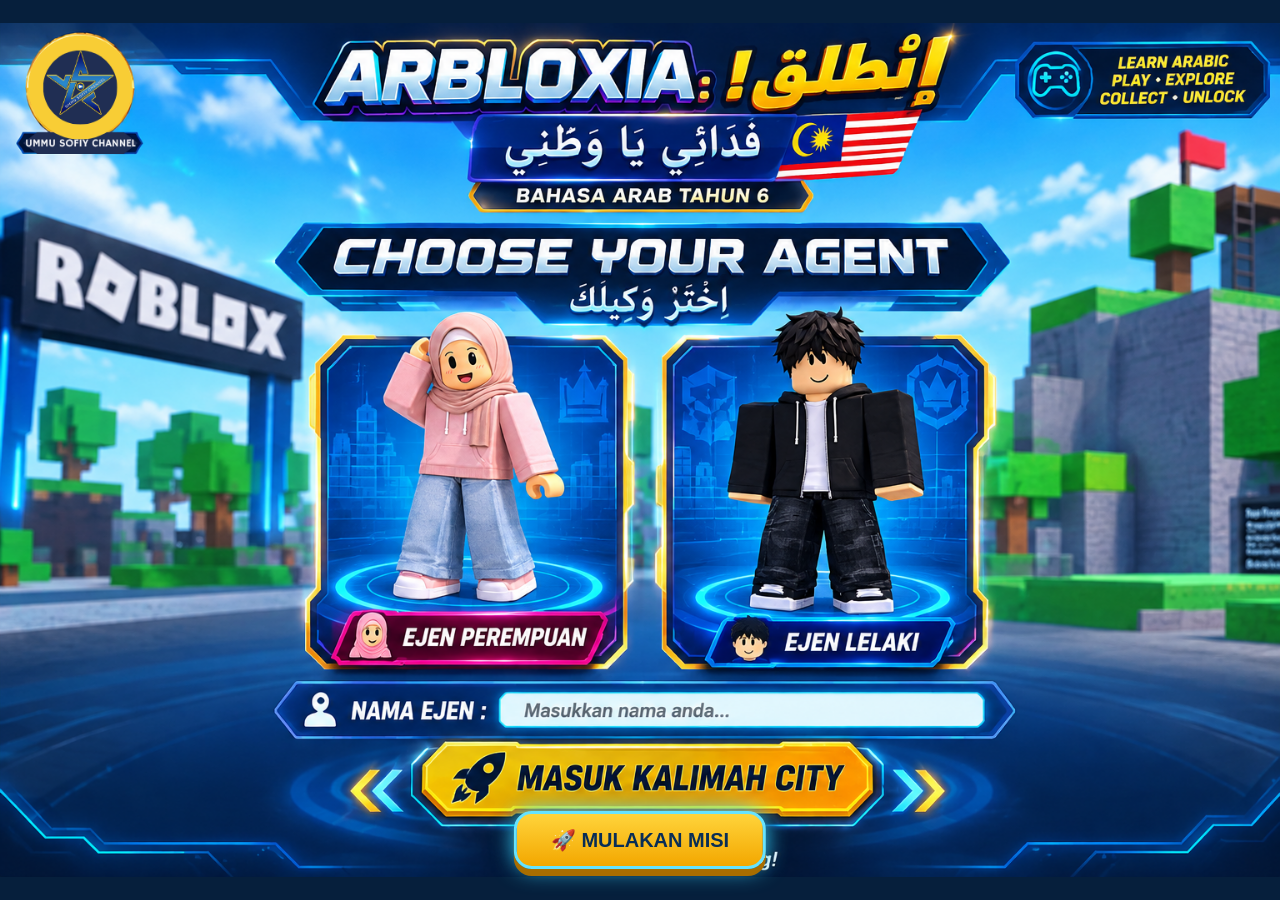
<file: FIDAII/index.html>
<!doctype html>
<html lang="ms" dir="ltr">
<head>
<meta charset="utf-8"><meta name="viewport" content="width=device-width,initial-scale=1">
<title>ARBLOXIA: اِنْطَلِقْ! — فِدَائِي يَا وَطَنِي</title>
<link rel="stylesheet" href="style.css">
</head>
<body>
<main>
<section id="coverScreen" class="screen coverScreen active">
  <div class="coverStage">
    <img src="images/cover-arbloxia.png" alt="Cover ARBLOXIA: Intaliq - Fidaii Ya Watani" class="coverImage">
    <button id="startAdventure" class="coverStart">🚀 MULAKAN MISI</button>
  </div>
</section>
<section id="agentScreen" class="screen">
  <div class="brand">ARBLOXIA: <span lang="ar">اِنْطَلِقْ!</span></div>
  <div class="tag">فِدَائِي يَا وَطَنِي • GAME-BASED MISSION ADVENTURE</div>
  <div class="panel hero">
    <h1>CHOOSE YOUR AGENT</h1><p>Pilih ejen, masukkan nama dan mulakan pengembaraan.</p>
    <div class="agents">
      <button class="agent" data-agent="lelaki"><span class="avatar"><img src="images/agent-male.png" alt="Ejen lelaki Roblox"></span><b>EJEN LELAKI</b><small>عَمِيلٌ</small></button>
      <button class="agent" data-agent="perempuan"><span class="avatar"><img src="images/agent-female.png" alt="Ejen perempuan Roblox berhijab"></span><b>EJEN PEREMPUAN</b><small>عَمِيلَةٌ</small></button>
    </div>
    <label class="nameLabel">NAMA EJEN</label><input id="agentName" maxlength="30" placeholder="Taip nama ejen...">
    <button id="enterBtn" class="primary" disabled>🚀 MASUK KALIMAH CITY</button>
  </div>
</section>
<section id="lobbyScreen" class="screen">

  <div class="world3-counter">
    <span>👥 AKSES WORLD 3</span>
    <strong id="world3Counter">...</strong>
  </div>
  <header class="topbar"><div><b>🇲🇾 KALIMAH CITY</b><small> مَدِينَةُ الْكَلِمَاتِ</small></div><div class="stats">⭐ <span id="xp">0</span> XP &nbsp; 🏅 <span id="badgeCount">0</span></div></header>
  <div class="welcome"><div id="miniAvatar">🧑🏻</div><div><small>WELCOME, AGENT</small><h2 id="welcomeName">EJEN</h2><p>مَهَمَّتُكَ تَبْدَأُ الآنَ! • Misi anda bermula sekarang!</p></div></div>
  <div class="worldTitle"><span>WORLD 1</span><h1>مَدِينَةُ الْكَلِمَاتِ</h1><p>KALIMAH CITY • Explore → Play → Collect → Unlock</p></div>
  <div class="map">
    <button class="mission open" data-mission="1"><span>🎵</span><b>MISSION 01</b><em>MUSIC PORTAL</em><small>OPEN</small></button>
    <div class="path">•••••</div>
    <button class="mission locked" data-mission="2"><span>🧩</span><b>MISSION 02</b><em>PUZZLE QUEST</em><small>🔒 LOCKED</small></button>
    <div class="path">•••••</div>
    <button class="mission locked" data-mission="3"><span>🎧</span><b>MISSION 03</b><em>SOUND HUNT</em><small>🔒 LOCKED</small></button>
    <div class="path">•••••</div>
    <button class="mission locked" data-mission="4"><span>🃏</span><b>MISSION 04</b><em>IDENTITY MATCH</em><small>🔒 LOCKED</small></button>
    <div class="path">•••••</div>
    <button class="mission boss locked" data-mission="boss"><span>👑</span><b>BOSS MISSION</b><em>KALIMAH BATTLE</em><small>🔒 LOCKED</small></button>
  </div>
  <div class="inventory"><b>🎒 INVENTORY</b><span>Belum ada item dikumpul.</span><button id="resetBtn">Reset Progress</button></div>
  <div class="world2"><b>🔒 WORLD 2</b><span lang="ar">الجُمْلَةُ الْبَسِيطَةُ</span><small>Selesaikan Boss Mission untuk membuka World 2.</small></div>
</section>
<section id="musicScreen" class="screen">
 <button id="backLobby" class="back">← Kembali ke Kalimah City</button>
 <div class="panel missionPage"><div class="missionIcon">🎵</div><p class="eyebrow">MISSION 01</p><h1>MUSIC PORTAL</h1><h2>بَوَّابَةُ الْأُغْنِيَةِ</h2>
 <p>Dengar, baca dan ikut lagu <b>فِدَائِي يَا وَطَنِي</b> bersama ahli kumpulan.</p>
 <div class="video"><iframe src="https://www.youtube.com/embed/ZTZlVEHd8UA?rel=0" title="ARBLOXIA Fidaii Ya Watani" allowfullscreen></iframe></div>
 <div class="rules">🎯 <b>MISI:</b> Semua ahli kumpulan mesti terlibat. Selepas selesai menonton dan mengikuti lagu, tekan butang di bawah.</div>
 <button id="completeMusic" class="primary">⭐ MISSION 01 COMPLETE</button>
 </div>
</section>
<section id="puzzleScreen" class="screen">
 <button id="backPuzzleLobby" class="back">← Kembali ke Kalimah City</button>
 <div class="panel missionPage puzzlePage">
  <div class="missionIcon">🧩</div><p class="eyebrow">MISSION 02</p><h1>PUZZLE QUEST</h1><h2>تَحَدِّي الْكَلِمَاتِ</h2>
  <p>Susun semula <b>Master Puzzle Malaysia</b> sehingga lengkap. Seret kepingan dan tukarkan kedudukannya.</p>
  <div class="puzzleHud"><span>🇲🇾 MASTER PUZZLE MALAYSIA</span><b id="moveCount">0 MOVES</b></div>
  <div id="puzzleBoard" class="puzzleBoard" aria-label="Puzzle Malaysia 3 kali 3"></div>
  <div class="puzzleActions"><button id="shufflePuzzle" class="secondary">🔀 Acak Semula</button><button id="previewPuzzle" class="secondary">👁️ Lihat Gambar</button></div>
  <div id="previewBox" class="previewBox"><img src="images/puzzle-malaysia.png" alt="Master Puzzle Malaysia"></div>
  <div id="puzzleWin" class="puzzleWin hidden"><h3>🎉 MALAYSIA RESTORED!</h3><p>+100 XP • 🔓 KALIMAH CHALLENGE UNLOCKED</p><button id="startKalimah" class="primary">⚡ MULAKAN KALIMAH CHALLENGE</button></div>
  <div id="kalimahChallenge" class="kalimahChallenge hidden">
   <p class="eyebrow">BONUS CHALLENGE</p><h2>🔎 KENALI KALIMAH</h2><p id="challengePrompt"></p><div id="answerChoices" class="answerChoices"></div><div id="challengeFeedback" class="challengeFeedback"></div>
  </div>
 </div>
</section>

<section id="soundScreen" class="screen">
 <button id="backSoundLobby" class="back">← Kembali ke Kalimah City</button>
 <div class="panel missionPage soundPage">
  <div class="missionIcon">🎧</div><p class="eyebrow">MISSION 03</p><h1>SOUND HUNT</h1><h2>مُطَارَدَةُ الصَّوْتِ</h2>
  <p>Dengar isyarat audio. Cari dan klik kawasan yang sepadan pada <b>Kalimah City Map</b>.</p>
  <div class="soundHud">
   <span>🎯 TARGET <b id="soundProgress">1 / 6</b></span>
   <span>⭐ <b id="soundXpEarned">0</b> XP DIKUMPUL</span>
  </div>
  <div class="soundSignal">
   <div class="signalIcon">📡</div>
   <div><b>SOUND SIGNAL DETECTED!</b><small>Dengar dengan teliti. Tulisan Arab hanya muncul selepas target ditemui.</small></div>
   <button id="playSound" class="primary soundPlay">🔊 DENGAR AUDIO</button>
  </div>
  <div class="soundMapWrap">
   <img src="images/puzzle-malaysia.png" alt="Peta visual Kalimah City Malaysia" class="soundMapImage">
   <button class="soundHotspot hs-malik" data-target="malik" aria-label="Target Raja"></button>
   <button class="soundHotspot hs-alam" data-target="alam" aria-label="Target Bendera"></button>
   <button class="soundHotspot hs-asimah" data-target="asimah" aria-label="Target Ibu Negara"></button>
   <button class="soundHotspot hs-wilayah" data-target="wilayah" aria-label="Target Negeri"></button>
   <button class="soundHotspot hs-watani" data-target="watani" aria-label="Target Lagu Kebangsaan"></button>
   <button class="soundHotspot hs-wilayah-song" data-target="wilayah-song" aria-label="Target Lagu Negeri"></button>
  </div>
  <div class="soundLegend">
   <span>👂 Dengar</span><span>🔎 Cari</span><span>👆 Klik</span><span>✨ Kumpul Kalimah</span>
  </div>
  <div id="soundFeedback" class="soundFeedback">Tekan <b>🔊 DENGAR AUDIO</b> untuk memulakan pemburuan.</div>
  <div id="soundReveal" class="soundReveal hidden"></div>
  <div id="soundComplete" class="soundComplete hidden"></div>
 </div>
</section>

<section id="identityScreen" class="screen">
 <button id="backIdentityLobby" class="back">← Kembali ke Kalimah City</button>
 <div class="panel missionPage identityPage">
  <div class="missionIcon">🃏</div><p class="eyebrow">MISSION 04</p><h1>IDENTITY MATCH</h1><h2>تَحَدِّي الْهُوِيَّةِ</h2>
  <p>Padankan identiti masyarakat Malaysia, kemudian bezakan bentuk <b>مُذَكَّر</b> dan <b>مُؤَنَّث</b>.</p>

  <div class="identityHud"><span>🧩 FASA <b id="identityPhase">1 / 2</b></span><span>⭐ <b id="identityXpEarned">0</b> XP DIKUMPUL</span></div>

  <div id="identityPhase1" class="identityPhaseBlock">
   <div class="identityHeader"><b>FASA 1 — CULTURE MATCH</b><small>Seret kad Arab ke gambar masyarakat yang betul.</small></div>
   <div class="cultureBoard">
    <div class="cultureTarget crop-malay" data-answer="malay"><span>🇲🇾</span><b>MELAYU</b><em>Letak kad di sini</em></div>
    <div class="cultureTarget crop-chinese" data-answer="chinese"><span>🏮</span><b>CINA</b><em>Letak kad di sini</em></div>
    <div class="cultureTarget crop-indian" data-answer="indian"><span>🪔</span><b>INDIA</b><em>Letak kad di sini</em></div>
    <div class="cultureTarget crop-indigenous" data-answer="indigenous"><span>🌿</span><b>ORANG ASLI</b><em>Letak kad di sini</em></div>
   </div>
   <div id="identityCards" class="identityCards"></div>
   <div id="identityFeedback" class="identityFeedback">Seret satu kad Arab ke gambar yang sepadan.</div>
  </div>

  <div id="identityPhase2" class="identityPhaseBlock hidden">
   <div class="identityHeader"><b>FASA 2 — GENDER SWITCH</b><small>Pilih bentuk Arab yang betul berdasarkan identiti dan jantina.</small></div>
   <div class="genderArena">
    <div id="genderAvatar" class="genderAvatar">👦🏻</div>
    <div id="genderPrompt" class="genderPrompt"></div>
    <div id="genderChoices" class="genderChoices"></div>
    <div id="genderFeedback" class="identityFeedback"></div>
   </div>
  </div>

  <div id="identityComplete" class="identityComplete hidden"></div>
 </div>
</section>

<section id="certificateScreen" class="screen">
 <button id="backCertificate" class="back">← Kembali ke Kalimah City</button>
 <div class="certificateWrap">
  <div id="certificateCard" class="certificateCard certificateArtwork">
   <img src="images/certificate-kalimah-master.png" alt="Sijil Pencapaian Kalimah Master" class="certificateBg">
   <div id="certificateName" class="certificateNameOverlay">EJEN</div>
  </div>
  <div class="certActions"><button id="printCertificate" class="primary">🖨️ CETAK / SIMPAN PDF</button><button id="certToLobby" class="secondary">🏙️ KEMBALI KE KALIMAH CITY</button></div>
 </div>
</section>
<section id="bossScreen" class="screen">
 <button id="backBossLobby" class="back">← Kembali ke Kalimah City</button>
 <div class="panel missionPage bossPage">
  <div class="missionIcon">👑</div><p class="eyebrow">BOSS MISSION</p><h1>KALIMAH BATTLE</h1><h2>مَعْرَكَةُ الْكَلِمَاتِ</h2>
  <p>Gunakan semua kemahiran yang telah dikumpul untuk menewaskan <b>Kalimah Boss</b>.</p>
  <div class="bossHud"><span>⚔️ ROUND <b id="bossRound">1 / 3</b></span><span>⭐ <b id="bossXpEarned">0</b> XP</span></div>
  <div class="bossArena">
   <div class="bossCharacter" id="bossCharacter">👾</div>
   <div class="hpLabel"><b>👑 BOSS HP</b><span id="bossHpText">100 / 100</span></div>
   <div class="hpTrack"><div id="bossHpBar" class="hpBar"></div></div>
   <div id="bossRoundTitle" class="bossRoundTitle">⚡ ROUND 1 — QUICK STRIKE</div>
   <div id="bossPrompt" class="bossPrompt"></div>
   <button id="bossAudioBtn" class="primary bossAudio hidden">🔊 DENGAR AUDIO</button>
   <div id="bossChoices" class="bossChoices"></div>
   <div id="bossFeedback" class="bossFeedback">Bersedia, Ejen!</div>
  </div>
  <div id="bossComplete" class="bossComplete hidden"></div>
 </div>
</section>

</main>
<script src="game.js"></script>

<script>
console.log("FIDAII WORLD 3 READY");
</script>
<script>
(function () {
  const COUNTER_URL = "https://arbloxia-counter.salwanimd.workers.dev/";
  const counterDisplay = document.getElementById("world3Counter");

  fetch(COUNTER_URL)
    .then(response => response.json())
    .then(data => {
      console.log("FIDAII COUNTER:", data);

 const value = data.data?.up_count;

      if (counterDisplay && value !== undefined) {
        counterDisplay.textContent =
          Number(value).toLocaleString("ms-MY");
      }
    })
    .catch(error => {
      console.error("FIDAII COUNTER ERROR:", error);

      if (counterDisplay) {
        counterDisplay.textContent = "—";
      }
    });
})();
</script>

</body></html>
</file>
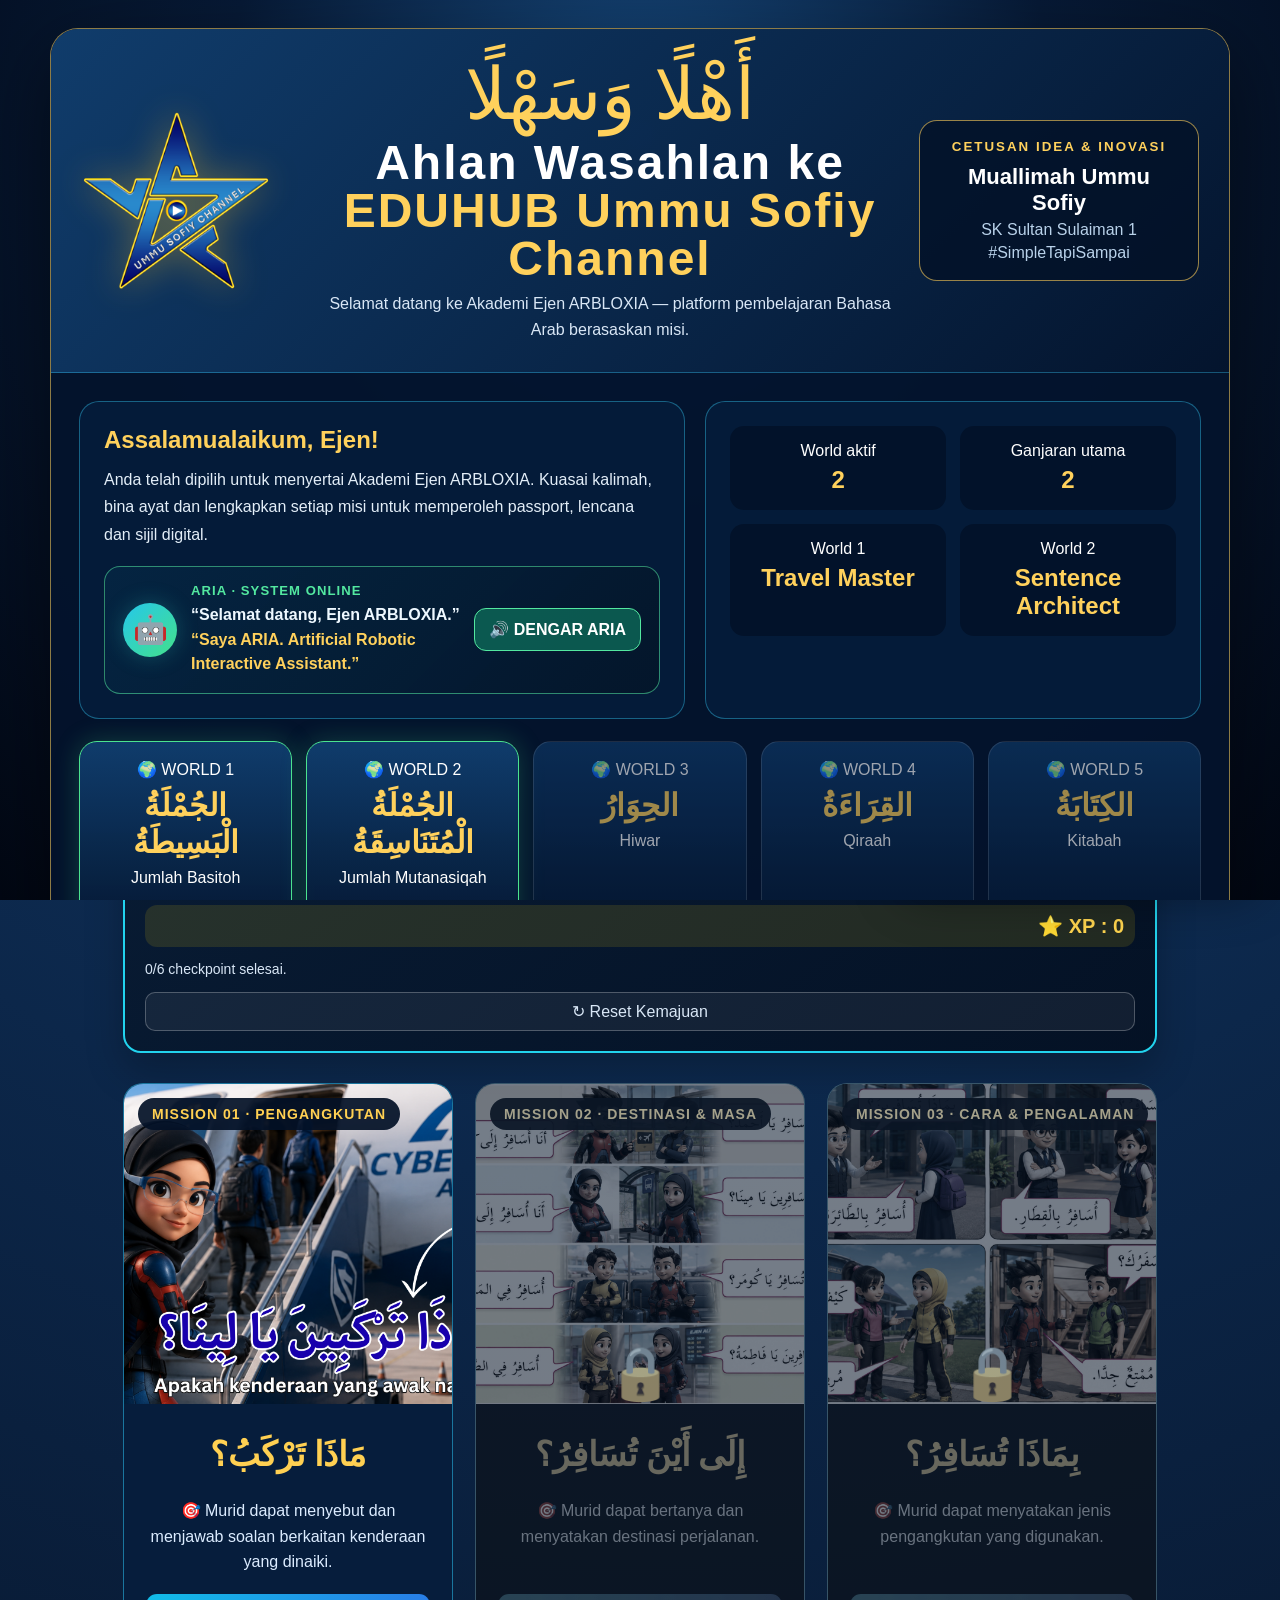
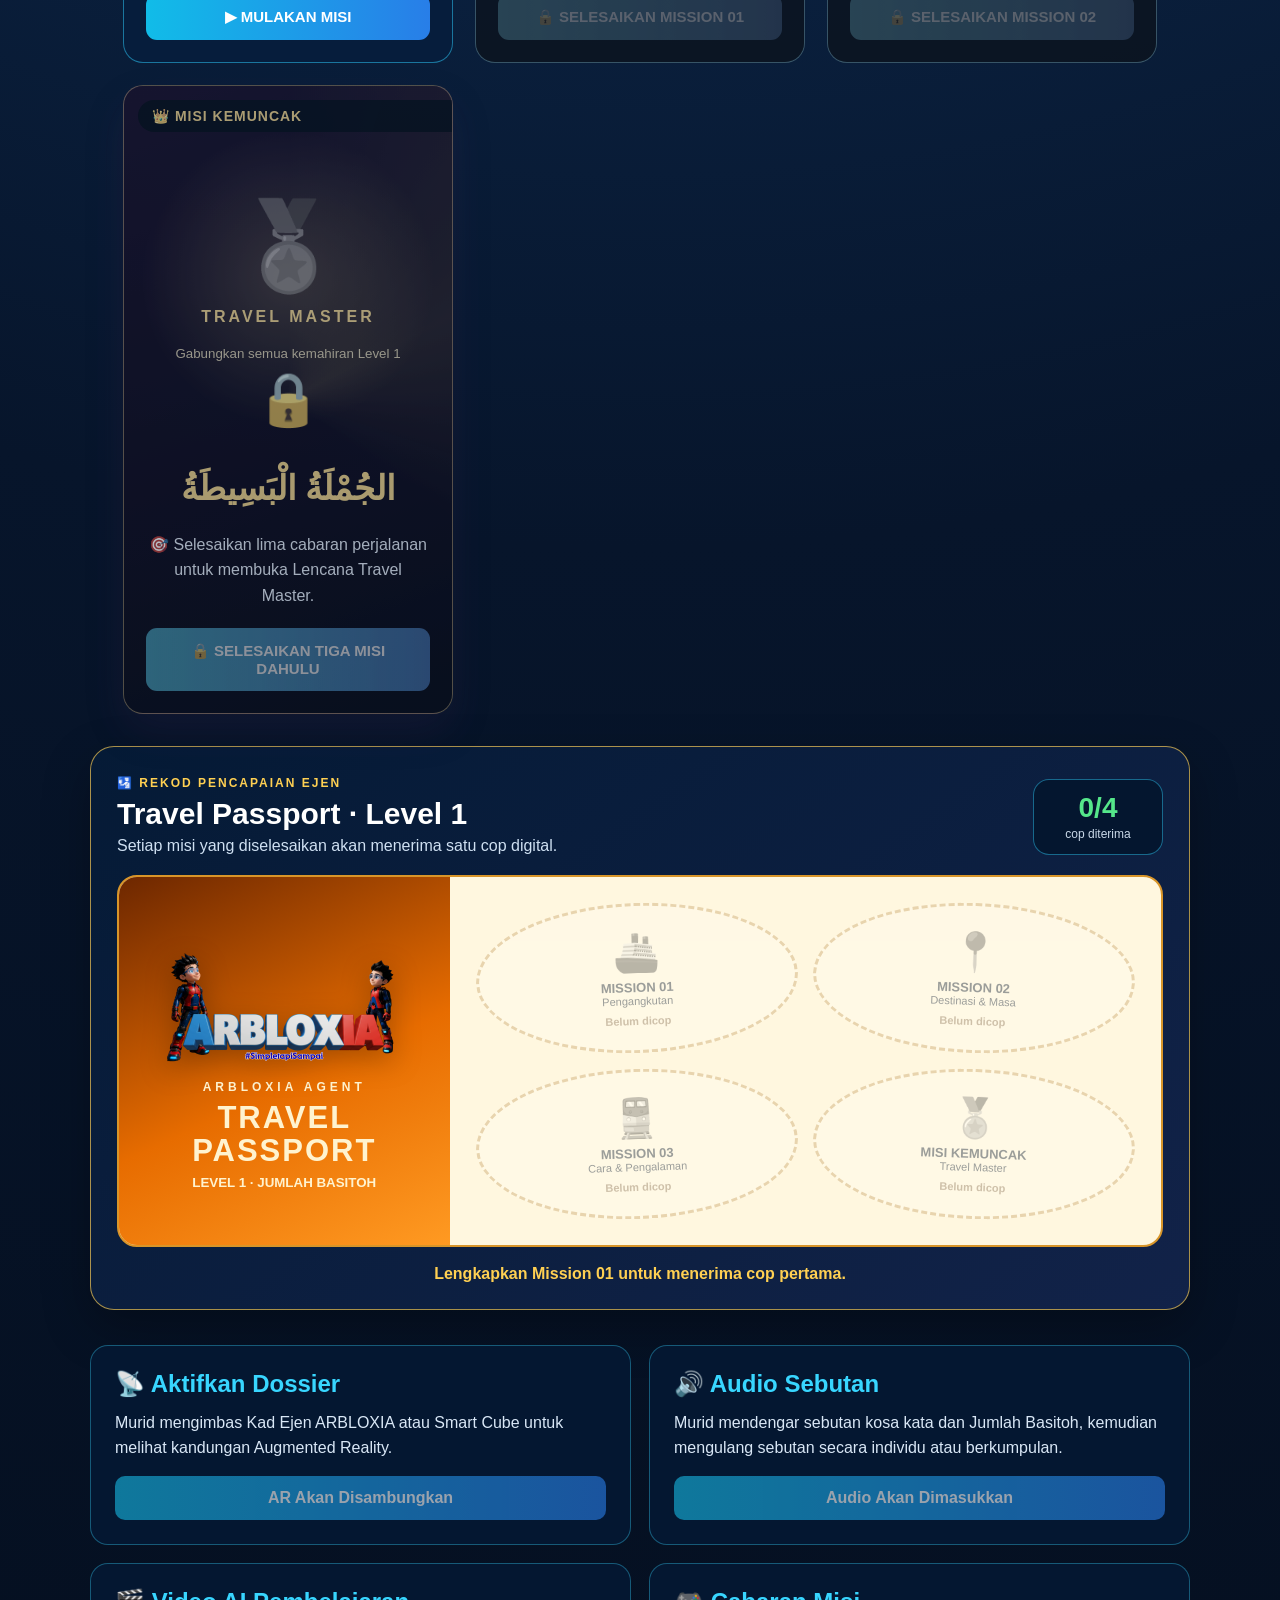
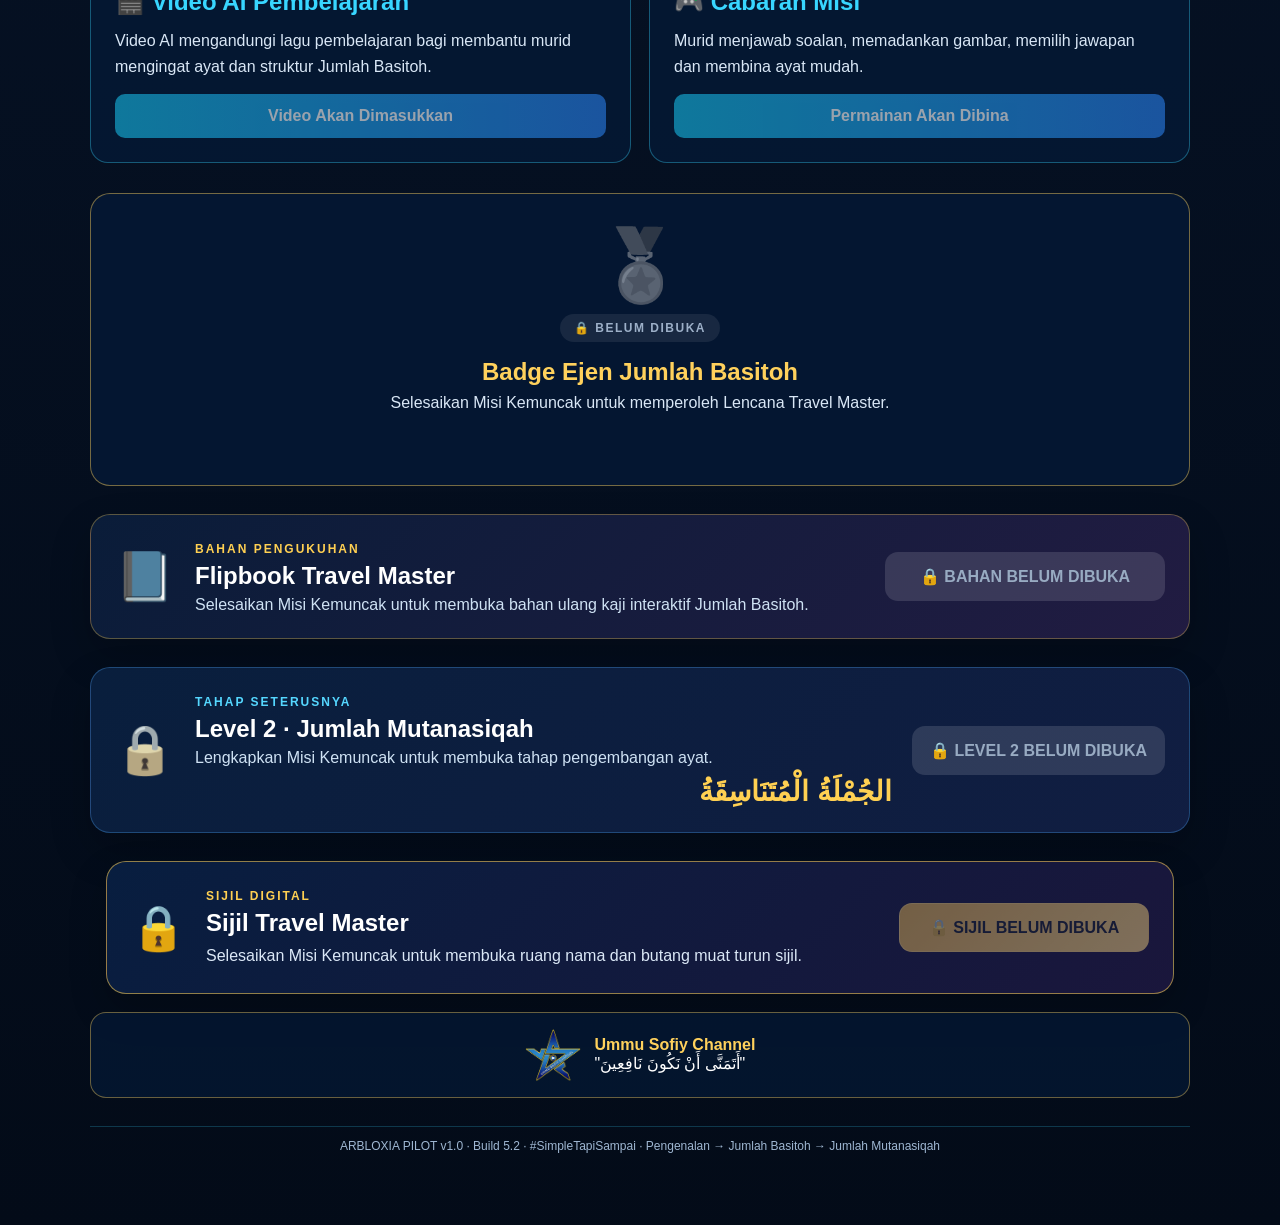
<file: index_BACKUP.html>
<!DOCTYPE html>
<html lang="ms">
<head>
  <meta charset="UTF-8">

  <meta
    name="viewport"
    content="width=device-width, initial-scale=1.0"
  >

  <title>Jumlah Basitoh | ARBLOXIA</title>

  <style>
    * {
      box-sizing: border-box;
      margin: 0;
      padding: 0;
    }

    body {
      min-height: 100vh;
      font-family: Arial, sans-serif;
      color: white;

      background:
        radial-gradient(
          circle at top,
          #173f73 0%,
          #07172e 48%,
          #020713 100%
        );
    }

    .container {
      width: min(1100px, 92%);
      margin: auto;
      padding: 25px 0 60px;
    }

    .top-bar {
      display: flex;
      justify-content: space-between;
      align-items: center;
      gap: 15px;
      margin-bottom: 22px;
    }

    .back-button {
      padding: 11px 18px;
      border: 1px solid #38d6ff;
      border-radius: 10px;
      color: white;
      text-decoration: none;
      background: rgba(56, 214, 255, 0.12);
    }

    .agent-card {
      padding: 11px 18px;
      border: 1px solid #ffd15c;
      border-radius: 10px;
      color: #ffd15c;
      font-weight: bold;
      background: rgba(255, 209, 92, 0.10);
    }

    .mission-header {
      padding: 30px 20px;
      text-align: center;
      border: 1px solid rgba(56, 214, 255, 0.55);
      border-radius: 22px;
      background: rgba(5, 24, 52, 0.88);
    }

    .mission-code {
      margin-bottom: 10px;
      color: #38d6ff;
      letter-spacing: 4px;
      font-size: 14px;
    }

    .mission-header h1 {
      font-size: clamp(28px, 6vw, 52px);
      margin-bottom: 10px;
    }

    .arabic-title {
      direction: rtl;
      font-family:
        "Traditional Arabic",
        "Noto Naskh Arabic",
        serif;

      font-size: clamp(42px, 8vw, 70px);
      color: #ffd15c;
      margin: 10px 0;
    }

    .topic-label {
      display: inline-block;
      padding: 8px 18px;
      margin-top: 8px;
      border-radius: 25px;
      color: #07172e;
      background: #ffd15c;
      font-weight: bold;
    }

    .mission-description {
      max-width: 700px;
      margin: 18px auto 0;
      color: #d9e7f6;
      line-height: 1.7;
    }

    .mission-flow {
      display: grid;
      grid-template-columns: repeat(5, 1fr);
      gap: 12px;
      margin: 25px 0;
    }

    .flow-item {
      padding: 15px 10px;
      text-align: center;
      border: 1px solid rgba(56, 214, 255, 0.35);
      border-radius: 14px;
      background: rgba(5, 24, 52, 0.85);
      color: #d9e7f6;
    }

    .flow-icon {
      display: block;
      font-size: 28px;
      margin-bottom: 8px;
    }

    .section-title {
      margin: 35px 0 18px;
      text-align: center;
      color: #38d6ff;
      font-size: 28px;
    }

    .textbook-grid {
      display: grid;
      grid-template-columns: repeat(3, 1fr);
      gap: 20px;
    }

    .textbook-card {
      overflow: hidden;
      border: 1px solid rgba(56, 214, 255, 0.35);
      border-radius: 18px;
      background: rgba(5, 24, 52, 0.9);
    }

    .textbook-card img {
      display: block;
      width: 100%;
      height: 300px;
      object-fit: cover;
      object-position: top;
    }

    .textbook-content {
      padding: 20px;
    }

    .textbook-content h3 {
      color: #ffd15c;
      margin-bottom: 12px;
    }

    .arabic-example {
      direction: rtl;
      text-align: center;
      font-family:
        "Traditional Arabic",
        "Noto Naskh Arabic",
        serif;

      font-size: 29px;
      line-height: 1.8;
      color: white;
      margin: 12px 0;
    }

    .meaning {
      text-align: center;
      color: #d9e7f6;
      line-height: 1.6;
    }

    .open-button {
      display: block;
      width: 100%;
      margin-top: 15px;
      padding: 12px;
      border: none;
      border-radius: 10px;
      color: white;
      background: linear-gradient(
        90deg,
        #16b9e3,
        #297de8
      );
      font-size: 15px;
      font-weight: bold;
      cursor: pointer;
    }

    .open-button:hover {
      transform: translateY(-2px);
    }

    .learning-panel {
      display: none;
      margin-top: 20px;
      padding: 25px;
      border: 1px solid rgba(255, 209, 92, 0.45);
      border-radius: 18px;
      background: rgba(5, 24, 52, 0.95);
    }

    .learning-panel.active {
      display: block;
    }

    .learning-panel h2 {
      text-align: center;
      color: #ffd15c;
      margin-bottom: 18px;
    }

    .learning-sentence {
      direction: rtl;
      text-align: center;
      font-family:
        "Traditional Arabic",
        "Noto Naskh Arabic",
        serif;

      font-size: 38px;
      color: white;
      line-height: 1.8;
    }

    .panel-note {
      text-align: center;
      color: #d9e7f6;
      margin-top: 12px;
    }

    .component-grid {
      display: grid;
      grid-template-columns: repeat(2, 1fr);
      gap: 18px;
      margin-top: 35px;
    }

    .component-card {
      padding: 24px;
      border: 1px solid rgba(56, 214, 255, 0.35);
      border-radius: 18px;
      background: rgba(5, 24, 52, 0.88);
    }

    .component-card h2 {
      margin-bottom: 12px;
      color: #38d6ff;
    }

    .component-card p {
      color: #d9e7f6;
      line-height: 1.6;
      margin-bottom: 15px;
    }

    .component-button {
      width: 100%;
      padding: 13px;
      border: none;
      border-radius: 10px;
      color: white;
      background: linear-gradient(
        90deg,
        #16b9e3,
        #297de8
      );
      font-weight: bold;
      cursor: pointer;
    }

    .component-button:disabled {
      cursor: not-allowed;
      opacity: 0.6;
    }

    .badge-section {
      margin-top: 30px;
      padding: 30px;
      text-align: center;
      border: 1px solid rgba(255, 209, 92, 0.45);
      border-radius: 20px;
      background: rgba(5, 24, 52, 0.9);
    }

    .badge-icon {
      font-size: 70px;
      opacity: 0.45;
      filter: grayscale(1);
    }

    .badge-section h2 {
      margin: 12px 0 8px;
      color: #ffd15c;
    }

    .badge-section p {
      color: #d9e7f6;
    }

    @media (max-width: 900px) {
      .mission-flow {
        grid-template-columns: repeat(2, 1fr);
      }

      .textbook-grid {
        grid-template-columns: 1fr;
      }

      .textbook-card img {
        height: auto;
      }

      .component-grid {
        grid-template-columns: 1fr;
      }
    }

    @media (max-width: 550px) {
      .top-bar {
        flex-direction: column;
        align-items: stretch;
      }

      .back-button,
      .agent-card {
        text-align: center;
      }

      .mission-flow {
        grid-template-columns: 1fr;
      }
    }


/* ===== ARBLOXIA HQ v5.1 ===== */
.hq-screen{position:fixed;inset:0;z-index:99999;overflow:auto;background:radial-gradient(circle at 50% 15%,#174c82 0,#071a36 42%,#020713 100%);padding:28px 18px;color:#fff}
.hq-screen[hidden]{display:none!important}
.hq-shell{width:min(1180px,96%);margin:auto;border:1px solid rgba(255,209,92,.55);border-radius:28px;background:rgba(4,20,45,.94);box-shadow:0 25px 80px rgba(0,0,0,.5);overflow:hidden}
.hq-hero{display:grid;grid-template-columns:220px 1fr 280px;gap:24px;align-items:center;padding:30px;background:linear-gradient(135deg,rgba(17,63,112,.94),rgba(4,20,45,.96));border-bottom:1px solid rgba(56,214,255,.3)}
.hq-channel-logo{width:190px;max-height:190px;object-fit:contain;filter:drop-shadow(0 0 18px rgba(255,196,34,.35))}
.hq-welcome{text-align:center}.hq-welcome .arabic{font-family:"Traditional Arabic","Noto Naskh Arabic",serif;font-size:clamp(42px,6vw,72px);line-height:1;color:#ffd15c}.hq-welcome h1{font-size:clamp(28px,4vw,48px);margin:8px 0;color:#fff}.hq-welcome h1 span{color:#ffd15c}.hq-welcome p{color:#d9e7f6;line-height:1.6}
.hq-owner{border:1px solid rgba(255,209,92,.6);border-radius:18px;padding:18px;background:rgba(3,17,39,.78);text-align:center}.hq-owner small{display:block;color:#ffd15c;letter-spacing:2px;font-weight:800;margin-bottom:10px}.hq-owner strong{display:block;font-size:22px}.hq-owner span{display:block;color:#b9d2ea;margin-top:5px}
.hq-body{padding:28px}.hq-intro{display:grid;grid-template-columns:1.1fr .9fr;gap:20px}.hq-message,.hq-progress{border:1px solid rgba(56,214,255,.38);border-radius:20px;padding:24px;background:rgba(6,30,61,.82)}.hq-message h2{color:#ffd15c;margin-bottom:12px}.hq-message p{line-height:1.7;color:#e3eef8}.aria-home-card{margin-top:18px;padding:16px 18px;border:1px solid rgba(83,232,160,.55);border-radius:16px;background:linear-gradient(135deg,rgba(5,38,67,.9),rgba(4,22,42,.95));display:grid;grid-template-columns:auto 1fr auto;gap:14px;align-items:center}.aria-home-icon{width:54px;height:54px;border-radius:50%;display:grid;place-items:center;background:linear-gradient(135deg,#25c7eb,#44e18a);font-size:28px;box-shadow:0 0 22px rgba(50,214,202,.25)}.aria-home-copy strong{display:block;color:#53e8a0;letter-spacing:.08em;font-size:.82rem;margin-bottom:5px}.aria-home-copy p{margin:0;line-height:1.55;color:#eef8ff}.aria-home-copy .aria-name{color:#ffd15c;font-weight:900}.aria-home-audio{border:1px solid #53e8a0;background:rgba(13,107,89,.78);color:#fff;border-radius:12px;padding:11px 14px;font-weight:900;cursor:pointer;white-space:nowrap}.aria-home-audio:hover{filter:brightness(1.08)}@media(max-width:650px){.aria-home-card{grid-template-columns:auto 1fr}.aria-home-audio{grid-column:1/-1;width:100%}}.hq-progress-grid{display:grid;grid-template-columns:1fr 1fr;gap:14px}.hq-stat{padding:16px;border-radius:14px;background:rgba(2,15,34,.65);text-align:center}.hq-stat b{display:block;color:#ffd15c;font-size:24px;margin-top:6px}
.hq-worlds{display:grid;grid-template-columns:repeat(5,1fr);gap:14px;margin-top:22px}.hq-world{min-height:210px;padding:18px;border-radius:18px;border:1px solid rgba(255,255,255,.18);background:linear-gradient(180deg,rgba(16,62,111,.95),rgba(4,20,45,.98));text-align:center;display:flex;flex-direction:column;justify-content:space-between}.hq-world.active{border-color:#4be38f;box-shadow:0 0 26px rgba(75,227,143,.22)}.hq-world.locked{opacity:.62}.hq-world h3{color:#ffd15c;margin:8px 0}.hq-world .world-ar{font-family:"Traditional Arabic","Noto Naskh Arabic",serif;font-size:31px;direction:rtl}.hq-world .world-status{font-size:13px;color:#bcd3e8}.hq-start{display:block;width:min(460px,100%);margin:26px auto 4px;padding:16px 24px;border:0;border-radius:14px;background:linear-gradient(90deg,#16b9e3,#2d86ec);color:#fff;font-size:18px;font-weight:900;cursor:pointer;box-shadow:0 14px 35px rgba(22,185,227,.25)}.hq-start:hover{transform:translateY(-2px)}
.hq-footer{text-align:center;padding:18px;color:#9db7d0;border-top:1px solid rgba(56,214,255,.2)}.owner-brand-strip{margin:18px 0 0;padding:14px;border:1px solid rgba(255,209,92,.4);border-radius:16px;display:flex;gap:14px;align-items:center;justify-content:center;background:rgba(5,24,52,.75)}.owner-brand-strip img{width:56px;height:56px;object-fit:contain}.owner-brand-strip strong{color:#ffd15c}
@media(max-width:900px){.hq-hero{grid-template-columns:1fr;text-align:center}.hq-channel-logo{margin:auto}.hq-owner{max-width:420px;margin:auto;width:100%}.hq-intro{grid-template-columns:1fr}.hq-worlds{grid-template-columns:repeat(2,1fr)}}
@media(max-width:560px){.hq-screen{padding:8px}.hq-shell{width:100%;border-radius:18px}.hq-hero,.hq-body{padding:18px}.hq-worlds{grid-template-columns:1fr}.hq-progress-grid{grid-template-columns:1fr 1fr}.hq-channel-logo{width:130px}}


.award-navigation-actions{display:flex;flex-wrap:wrap;gap:12px;justify-content:center;margin-top:14px}

.hq-agent-session{max-width:760px;margin:22px auto 12px;display:flex;gap:14px;align-items:center;justify-content:space-between;padding:14px 16px;border:1px solid rgba(57,229,140,.55);border-radius:16px;background:rgba(3,24,44,.72)}
.hq-agent-session>div{display:flex;flex-direction:column;text-align:left;gap:3px}.hq-agent-session span{font-size:.76rem;letter-spacing:.12em;color:#53e8a0;font-weight:900}.hq-agent-session strong{font-size:1.05rem;color:#fff}.hq-new-agent{border:1px solid #53e8a0;background:linear-gradient(90deg,#0d6b59,#16966f);color:#fff;border-radius:12px;padding:12px 16px;font-weight:900;cursor:pointer}.hq-new-agent:hover{filter:brightness(1.08)}
@media(max-width:680px){.hq-agent-session{flex-direction:column;align-items:stretch}.hq-agent-session>div{text-align:center}.hq-new-agent{width:100%}}
.award-navigation-actions .return-home-button{border:1px solid #39e58c;background:linear-gradient(90deg,#0d6b59,#16966f);color:#fff;border-radius:14px;padding:14px 20px;font-weight:900;cursor:pointer}
@media(max-width:600px){.award-navigation-actions{flex-direction:column}.award-navigation-actions button{width:100%}}
</style>
<link rel="stylesheet" href="style.css">
</head>
<body>

  <!-- HQ UTAMA ARBLOXIA -->
  <section id="arbloxiaHQ" class="hq-screen" aria-labelledby="hqTitle">
    <div class="hq-shell">
      <div class="hq-hero">
        <img src="IMAGES/logo-ummu-sofiy-channel.png" alt="Logo Muallimah Ummu Sofiy Channel" class="hq-channel-logo">
        <div class="hq-welcome">
          <div class="arabic" lang="ar" dir="rtl">أَهْلًا وَسَهْلًا</div>
          <h1 id="hqTitle">Ahlan Wasahlan ke <span>EDUHUB Ummu Sofiy Channel</span></h1>
          <p>Selamat datang ke Akademi Ejen ARBLOXIA — platform pembelajaran Bahasa Arab berasaskan misi.</p>
        </div>
        <div class="hq-owner">
          <small>CETUSAN IDEA & INOVASI</small>
          <strong>Muallimah Ummu Sofiy</strong>
          <span>SK Sultan Sulaiman 1</span>
          <span>#SimpleTapiSampai</span>
        </div>
      </div>
      <div class="hq-body">
        <div class="hq-intro">
          <div class="hq-message">
            <h2>Assalamualaikum, Ejen!</h2>
            <p>Anda telah dipilih untuk menyertai Akademi Ejen ARBLOXIA. Kuasai kalimah, bina ayat dan lengkapkan setiap misi untuk memperoleh passport, lencana dan sijil digital.</p>
            <div class="aria-home-card" aria-label="Pengenalan ARIA">
              <div class="aria-home-icon" aria-hidden="true">🤖</div>
              <div class="aria-home-copy">
                <strong>ARIA · SYSTEM ONLINE</strong>
                <p><b>“Selamat datang, Ejen ARBLOXIA.”</b><br><span class="aria-name">“Saya ARIA. Artificial Robotic Interactive Assistant.”</span></p>
              </div>
              <button type="button" id="playAriaIntro" class="aria-home-audio">🔊 DENGAR ARIA</button>
              <audio id="ariaIntroAudio" preload="auto" src="AUDIO/ARIA/aria_online.mp3"></audio>
            </div>
          </div>
          <div class="hq-progress">
            <div class="hq-progress-grid">
              <div class="hq-stat">World aktif<b>2</b></div>
              <div class="hq-stat">Ganjaran utama<b>2</b></div>
              <div class="hq-stat">World 1<b>Travel Master</b></div>
              <div class="hq-stat">World 2<b>Sentence Architect</b></div>
            </div>
          </div>
        </div>
        <div class="hq-worlds">
          <article class="hq-world active"><div><div>🌍 WORLD 1</div><h3 class="world-ar">الجُمْلَةُ الْبَسِيطَةُ</h3><p>Jumlah Basitoh</p></div><div class="world-status">🏅 Travel Master</div></article>
          <article class="hq-world active"><div><div>🌍 WORLD 2</div><h3 class="world-ar">الجُمْلَةُ الْمُتَنَاسِقَةُ</h3><p>Jumlah Mutanasiqah</p></div><div class="world-status">🧠 Sentence Architect</div></article>
          <article class="hq-world locked"><div><div>🌍 WORLD 3</div><h3 class="world-ar">الحِوَارُ</h3><p>Hiwar</p></div><div class="world-status">🔒 Akan datang</div></article>
          <article class="hq-world locked"><div><div>🌍 WORLD 4</div><h3 class="world-ar">القِرَاءَةُ</h3><p>Qiraah</p></div><div class="world-status">🔒 Akan datang</div></article>
          <article class="hq-world locked"><div><div>🌍 WORLD 5</div><h3 class="world-ar">الكِتَابَةُ</h3><p>Kitabah</p></div><div class="world-status">🔒 Akan datang</div></article>
        </div>
        <div class="hq-agent-session" aria-live="polite">
          <div><span>👤 EJEN SEMASA</span><strong id="hqAgentName">Belum ditetapkan</strong></div>
          <button type="button" id="newAgentButton" class="hq-new-agent">🔄 TUKAR EJEN / PESERTA BAHARU</button>
        </div>
        <button type="button" id="enterArbloxiaButton" class="hq-start">🚀 MULAKAN PENGEMBARAAN</button>
      </div>
      <div class="hq-footer">© 2026 ARBLOXIA · Dibangunkan oleh Muallimah Ummu Sofiy Channel</div>
    </div>
  </section>


  <!-- STAGE 0: PENGENALAN KALIMAH -->
  <section id="kalimahIntro" class="kalimah-intro" aria-labelledby="kalimahIntroTitle">
    <div class="kalimah-intro-card">
      <img src="IMAGES/logo-arbloxia.png" alt="Logo ARBLOXIA – Simple Tapi Sampai" class="kalimah-logo">

      <p class="kalimah-stage-label">🌱 PERINGKAT 0 · PENGENALAN KALIMAH</p>
      <h1 id="kalimahIntroTitle">Bersedia Sebelum Memulakan Misi</h1>
      <p class="kalimah-intro-text">
        Tonton video pembelajaran kalimah terlebih dahulu. Bahagian ini ialah ulang kaji ringkas sebelum memasuki Level 1: Jumlah Basitoh.
      </p>

      <div class="kalimah-video-wrap">
        <iframe
          src="https://www.youtube.com/embed/5gpy6MTlbm0?rel=0"
          title="Video pembelajaran Kalimah ARBLOXIA"
          allow="accelerometer; autoplay; clipboard-write; encrypted-media; gyroscope; picture-in-picture; web-share"
          referrerpolicy="strict-origin-when-cross-origin"
          allowfullscreen>
        </iframe>
      </div>

      <button type="button" id="kalimahReadyButton" class="kalimah-ready-button">
        🚀 SAYA SUDAH BERSEDIA
      </button>
    </div>
  </section>

  <main class="container">

    <div class="top-bar">
      <a href="mission-map.html" class="back-button">
        ← Kembali ke Peta Misi
      </a>

      <div class="top-actions">
        <button type="button" id="reopenKalimahButton" class="intro-replay-button">
          🌱 Ulang Video Kalimah
        </button>
        <div class="agent-card">
          🎴 Kad Ejen ARBLOXIA
        </div>
      </div>
    </div>

    <section class="mission-header">

      <p class="mission-code">
        MISI UTAMA ARBLOXIA
      </p>

      <h1>MISSION DOSSIER</h1>

      <div class="arabic-title">
        رِحْلَةً سَعِيدَةً
      </div>

      <div class="topic-label">
        JUMLAH BASITOH
      </div>

      <p class="mission-description">
        Murid akan menguasai ayat mudah berkaitan perjalanan
        melalui Kad Ejen ARBLOXIA, audio sebutan,
        Video AI Pembelajaran dan Cabaran Misi.
      </p>

    </section>

    <section class="arbloxia-analytics" aria-label="Statistik ARBLOXIA">
      <div class="analytics-item">
        <span class="analytics-icon">👥</span>
        <div>
          <small>Pengunjung direkodkan</small>
          <strong id="visitorCount">Memuatkan…</strong>
        </div>
      </div>
      <div class="analytics-item">
        <span class="analytics-icon">🎮</span>
        <div>
          <small>Level semasa</small>
          <strong>Level 1 · Jumlah Basitoh</strong>
        </div>
      </div>
      <div class="analytics-item">
        <span class="analytics-icon">🏅</span>
        <div>
          <small>Ganjaran kemuncak</small>
          <strong>Travel Master</strong>
        </div>
      </div>
    </section>

    <section class="mission-flow">

      <div class="flow-item">
        <span class="flow-icon">📡</span>
        Aktifkan Dossier
      </div>

      <div class="flow-item">
        <span class="flow-icon">🔊</span>
        Audio Sebutan
      </div>

      <div class="flow-item">
        <span class="flow-icon">🎬</span>
        Video AI Pembelajaran
      </div>

      <div class="flow-item">
        <span class="flow-icon">🎮</span>
        Cabaran Misi
      </div>

      <div class="flow-item">
        <span class="flow-icon">🏅</span>
        Badge Ejen
      </div>

    </section>

    <h2 class="section-title">
      📖 Kandungan Jumlah Basitoh
    </h2>

    <section class="mission-grid">

  <!-- MISSION 01 -->
   <div class="mission-progress">

    <div class="progress-title">

        <span>🚀 Kemajuan Misi</span>

        <span id="progressPercent">
            0%
        </span>

    </div>

    <div class="progress-bar">

        <div
            id="progressFill"
            class="progress-fill">
        </div>

    </div>

    <div class="xp-box">
        ⭐ XP : <span id="xpValue">0</span>
    </div>

    <p id="progressStatus" class="progress-status">
      Mulakan Mission 01 untuk mengumpul XP.
    </p>

    <button type="button" id="resetProgressButton" class="reset-progress-button">
      ↻ Reset Kemajuan
    </button>

</div>
  <article class="mission-card" data-mission-card="mission01">

    <div class="mission-number">MISSION 01 · PENGANGKUTAN</div>

    <img
      src="IMAGES/halaman12.png"
      alt="Misi ماذا تركب"
      class="mission-image"
    >

    <div class="mission-content">

      <h3 class="mission-arabic">
        مَاذَا تَرْكَبُ؟
      </h3>

      <p class="mission-objective">
        🎯 Murid dapat menyebut dan menjawab soalan berkaitan
        kenderaan yang dinaiki.
      </p>

      <button
        type="button"
        class="start-mission-button"
        data-mission="mission01"
      >
        ▶ MULAKAN MISI
      </button>

    </div>
  </article>


  <!-- MISSION 02 -->
  <article class="mission-card locked" data-mission-card="mission02">

    <div class="mission-number">MISSION 02 · DESTINASI & MASA</div>

    <img
      src="IMAGES/halaman13.png"
      alt="Misi إلى أين تسافر"
      class="mission-image"
    >

    <div class="mission-content">

      <h3 class="mission-arabic">
        إِلَى أَيْنَ تُسَافِرُ؟
      </h3>

      <p class="mission-objective">
        🎯 Murid dapat bertanya dan menyatakan destinasi perjalanan.
      </p>

      <button
        type="button"
        class="start-mission-button"
        data-mission="mission02"
        disabled
        aria-disabled="true"
      >
        ▶ MULAKAN MISI
      </button>

    </div>
  </article>


  <!-- MISSION 03 -->
  <article class="mission-card locked" data-mission-card="mission03">

    <div class="mission-number">MISSION 03 · CARA & PENGALAMAN</div>

    <img
      src="IMAGES/halaman14.png"
      alt="Misi بماذا تسافر"
      class="mission-image"
    >

    <div class="mission-content">

      <h3 class="mission-arabic">
        بِمَاذَا تُسَافِرُ؟
      </h3>

      <p class="mission-objective">
        🎯 Murid dapat menyatakan jenis pengangkutan yang digunakan.
      </p>

      <button
        type="button"
        class="start-mission-button"
        data-mission="mission03"
        disabled
        aria-disabled="true"
      >
        🔒 SELESAIKAN MISSION 02
      </button>

    </div>
  </article>

  <!-- MISI KEMUNCAK -->
  <article class="mission-card summit-card locked" data-mission-card="summit">
    <div class="mission-number">👑 MISI KEMUNCAK</div>
    <div class="summit-visual" aria-hidden="true">
      <span class="summit-medal">🏅</span>
      <strong>TRAVEL MASTER</strong>
      <small>Gabungkan semua kemahiran Level 1</small>
    </div>
    <div class="mission-content">
      <h3 class="mission-arabic">الجُمْلَةُ الْبَسِيطَةُ</h3>
      <p class="mission-objective">
        🎯 Selesaikan lima cabaran perjalanan untuk membuka Lencana Travel Master.
      </p>
      <button
        type="button"
        class="start-mission-button summit-start-button"
        data-mission="summitMission"
        disabled
        aria-disabled="true"
      >
        🔒 SELESAIKAN TIGA MISI DAHULU
      </button>
    </div>
  </article>

</section>


<!-- PANEL MISSION 01 -->
<section class="mission-panel" id="mission01">

  <button
    type="button"
    class="close-panel-button"
  >
    ✕ Tutup
  </button>

  <div class="mission-heading">
    <span>MISSION 01</span>
    <h2 lang="ar" dir="rtl">
      مَاذَا تَرْكَبُ؟
    </h2>
  </div>


  <div class="learning-flow">

    <!-- AKTIFKAN DOSSIER -->
    <div data-checkpoint="scan" class="learning-step">

      <span class="step-number">1</span>

      <h3>📡 Aktifkan Dossier</h3>

      <p>Imbas Kad Ejen ARBLOXIA.</p>

      <button
        type="button"
        class="action-button scan-agent-button"
      >
        Imbas Kad Ejen
      </button>

    </div>


    <!-- AUDIO SEBUTAN -->
    <div data-checkpoint="audio" class="learning-step audio-learning-step">

      <span class="step-number">2</span>

      <h3>🔊 Audio Sebutan</h3>

      <div
        class="arabic-dialogue"
        lang="ar"
        dir="rtl"
      >
        مَاذَا تَرْكَبُ؟
        <br>
        أَنَا أَرْكَبُ السَّفِينَةَ.
      </div>

      <button
        type="button"
        class="action-button play-audio"
        data-audio="AUDIO/GURU/mission01_sentence.m4a"
      >
        🔊 Dengar Sebutan
      </button>

      <p
        class="audio-status"
        aria-live="polite"
      >
        Tekan butang untuk mendengar sebutan.
      </p>

    </div>


    <!-- VIDEO AI -->
    <div data-checkpoint="video" class="learning-step video-learning-step">

      <span class="step-number">3</span>

      <h3>🎬 Video AI Pembelajaran</h3>

      <p>
        Tonton video AI yang mengandungi lagu pembelajaran
        Jumlah Basitoh.
      </p>

      <div class="video-container video-always-visible">

        <iframe
          class="learning-video"
          src="https://www.youtube.com/embed/NGZY3QvdGJs?rel=0"
          title="Video AI Pembelajaran Mission 01"
          allow="accelerometer; autoplay; clipboard-write; encrypted-media; gyroscope; picture-in-picture; web-share"
          referrerpolicy="strict-origin-when-cross-origin"
          allowfullscreen>
        </iframe>

      </div>

      <a
        href="https://youtu.be/NGZY3QvdGJs"
        target="_blank"
        rel="noopener noreferrer"
        class="action-button video-link-button"
      >
        ▶ Buka Video di YouTube
      </a>

    </div>

<!-- MAHARAH QIRAAH -->
<div data-checkpoint="qiraah" class="learning-step qiraah-step">

  <span class="step-number">4</span>

  <h3>📖 Maharah Qiraah</h3>

  <p>
    Susun perkataan supaya menjadi ayat yang betul.
  </p>

  <div class="word-bank" dir="rtl">

    <button
      type="button"
      class="word-card"
      data-word="السَّفِينَةَ"
    >
      السَّفِينَةَ
    </button>

    <button
      type="button"
      class="word-card"
      data-word="أَرْكَبُ"
    >
      أَرْكَبُ
    </button>

    <button
      type="button"
      class="word-card"
      data-word="أَنَا"
    >
      أَنَا
    </button>

  </div>

  <div class="qiraah-answer" dir="rtl">
    <span class="answer-placeholder">
      Klik perkataan mengikut susunan yang betul.
    </span>
  </div>

  <div class="qiraah-actions">

    <button
      type="button"
      class="action-button check-qiraah-button"
    >
      ✅ Semak Jawapan
    </button>

    <button
      type="button"
      class="action-button reset-qiraah-button"
    >
      🔄 Cuba Semula
    </button>

  </div>

  <p class="qiraah-feedback" aria-live="polite"></p>

</div>
<!-- MAHARAH KITABAH -->
<div data-checkpoint="kitabah" class="learning-step kitabah-step">

  <span class="step-number">5</span>

  <h3>✍️ Maharah Kitabah</h3>

  <p>
    Pilih perkataan yang betul untuk melengkapkan ayat.
  </p>

  <div
    class="kitabah-question"
    lang="ar"
    dir="rtl"
  >
    أَنَا
    <span class="kitabah-blank">______</span>
    السَّفِينَةَ.
  </div>

  <div class="kitabah-options" dir="rtl">

    <button
      type="button"
      class="kitabah-option"
      data-answer="correct"
      data-word="أَرْكَبُ"
    >
      أَرْكَبُ
    </button>

    <button
      type="button"
      class="kitabah-option"
      data-answer="wrong"
      data-word="أُسَافِرُ"
    >
      أُسَافِرُ
    </button>

    <button
      type="button"
      class="kitabah-option"
      data-answer="wrong"
      data-word="أَقْرَأُ"
    >
      أَقْرَأُ
    </button>

  </div>

  <p
    class="kitabah-feedback"
    aria-live="polite"
  ></p>

</div>

    <!-- CABARAN MISI -->
    <div data-checkpoint="challenge" class="learning-step">

      <span class="step-number">6</span>

      <h3>🎮 Cabaran Misi</h3>

      <p>Pilih jawapan yang betul:</p>

      <div
        class="arabic-question"
        lang="ar"
        dir="rtl"
      >
        مَاذَا تَرْكَبِينَ؟
      </div>

      <button
        type="button"
        class="answer-button"
        data-answer="wrong"
        lang="ar"
        dir="rtl"
      >
        أَنَا أَرْكَبُ الْحَافِلَةَ.
      </button>

      <button
        type="button"
        class="answer-button"
        data-answer="correct"
        lang="ar"
        dir="rtl"
      >
        أَنَا أَرْكَبُ الطَّائِرَةَ.
      </button>

      <button
        type="button"
        class="answer-button"
        data-answer="wrong"
        lang="ar"
        dir="rtl"
      >
        أَنَا أَرْكَبُ الدَّرَّاجَةَ.
      </button>

      <div
        class="mission-feedback"
        aria-live="polite"
      ></div>

    </div>

  </div>


  <!-- BADGE -->
  <div class="mission-badge locked" data-mission-badge="mission01">

    <div class="badge-symbol">🏅</div>

    <h3>Badge Ejen Pengangkutan</h3>

    <p>
      Jawab Cabaran Misi dengan betul untuk membuka badge.
    </p>

  </div>

</section>
<!-- PANEL MISSION 02 -->
<section class="mission-panel" id="mission02">

  <button type="button" class="close-panel-button">
    ✕ Tutup
  </button>

  <div class="panel-heading">
    <span>MISSION 02</span>
    <h2>إِلَى أَيْنَ تُسَافِرُ؟</h2>
  </div>

  <div class="learning-flow">

    <div class="learning-step">
      <span class="step-number">1</span>
      <h3>📡 Aktifkan Dossier</h3>
      <p>Imbas Kad Ejen ARBLOXIA.</p>

      <button type="button" class="action-button scan-button">
        Imbas Kad Ejen
      </button>

      <div class="scan-result">
        ✅ Dossier berjaya diaktifkan!
      </div>
    </div>


    <!-- AUDIO SEBUTAN MISSION 02 -->
    <div class="learning-step mission02-audio-section">

      <span class="step-number">2</span>
      <h3>🔊 Audio Sebutan — Dialog Perjalanan</h3>
      <p>Dengar dan ulang empat dialog yang berlainan.</p>

    <div class="mission02-audio-grid">

  <!-- DIALOG 1 -->
  <div class="audio-dialogue-card audio-learning-step">

    <h4>Dialog 1 — Destinasi Ali</h4>

    <div class="arabic-dialogue" lang="ar" dir="rtl">
      <p>إِلَى أَيْنَ تُسَافِرُ يَا عَلِي؟</p>
      <p>أَنَا أُسَافِرُ إِلَى كلنتن.</p>
    </div>

    <button
      type="button"
      class="action-button dialog-audio-button mission02-dialog-audio"
      data-dialog="1"
      data-audio="AUDIO/GURU/mission02_dialog01.m4a"
    >
      <span class="dialog-speaker">🔊</span>
      <span class="dialog-button-text">Mainkan Dialog 1</span>
    </button>

    <p class="dialog-status" data-dialog-status="1">
      Tekan butang untuk mendengar dialog.
    </p>

  </div>


  <!-- DIALOG 2 -->
  <div class="audio-dialogue-card audio-learning-step">

    <h4>Dialog 2 — Destinasi Lina</h4>

    <div class="arabic-dialogue" lang="ar" dir="rtl">
      <p>إِلَى أَيْنَ تُسَافِرِينَ يَا لِينَا؟</p>
      <p>أَنَا أُسَافِرُ إِلَى قدح.</p>
    </div>

    <button
      type="button"
      class="action-button dialog-audio-button mission02-dialog-audio"
      data-dialog="2"
      data-audio="AUDIO/GURU/mission02_dialog02.m4a"
    >
      <span class="dialog-speaker">🔊</span>
      <span class="dialog-button-text">Mainkan Dialog 2</span>
    </button>

    <p class="dialog-status" data-dialog-status="2">
      Tekan butang untuk mendengar dialog.
    </p>

  </div>


  <!-- DIALOG 3 -->
  <div class="audio-dialogue-card audio-learning-step">

    <h4>Dialog 3 — Masa Kumar</h4>

    <div class="arabic-dialogue" lang="ar" dir="rtl">
      <p>مَتَى تُسَافِرُ يَا كُومَر؟</p>
      <p>أُسَافِرُ فِي الْمَسَاءِ.</p>
    </div>

    <button
      type="button"
      class="action-button dialog-audio-button mission02-dialog-audio"
      data-dialog="3"
      data-audio="AUDIO/GURU/mission02_dialog03.m4a"
    >
      <span class="dialog-speaker">🔊</span>
      <span class="dialog-button-text">Mainkan Dialog 3</span>
    </button>

    <p class="dialog-status" data-dialog-status="3">
      Tekan butang untuk mendengar dialog.
    </p>

  </div>


  <!-- DIALOG 4 -->
  <div class="audio-dialogue-card audio-learning-step">

    <h4>Dialog 4 — Masa Fatimah</h4>

    <div class="arabic-dialogue" lang="ar" dir="rtl">
      <p>مَتَى تُسَافِرِينَ يَا فَاطِمَةُ؟</p>
      <p>أُسَافِرُ فِي الصَّبَاحِ.</p>
    </div>

    <button
      type="button"
      class="action-button dialog-audio-button mission02-dialog-audio"
      data-dialog="4"
      data-audio="AUDIO/GURU/mission02_dialog04.m4a"
    >
      <span class="dialog-speaker">🔊</span>
      <span class="dialog-button-text">Mainkan Dialog 4</span>
    </button>

    <p class="dialog-status" data-dialog-status="4">
      Tekan butang untuk mendengar dialog.
    </p>

  </div>

</div>
<!-- TAMAT mission02-audio-grid -->
 <div
  id="mission02AudioComplete"
  class="mission02-audio-complete"
  hidden
>
  <div class="audio-complete-icon">🎉</div>

  <h3>Checkpoint Audio Selesai!</h3>

  <p>
    Tahniah! Anda telah mendengar kesemua empat dialog perjalanan.
  </p>

  <strong>⭐ +20 XP</strong>
</div>
<div class="learning-step video-learning-step">

  <span class="step-number">3</span>

  <h3>🎬 Video AI Pembelajaran</h3>

  <p>
    Tonton video AI yang mengandungi lagu pembelajaran
    Jumlah Basitoh.
  </p>

  <div class="video-container video-always-visible">

    <iframe
      class="learning-video"
      src="https://www.youtube.com/embed/dKrpFJVtHkk?rel=0"
      title="Video AI Pembelajaran ARBLOXIA"
      allow="accelerometer; autoplay; clipboard-write; encrypted-media; gyroscope; picture-in-picture; web-share"
      referrerpolicy="strict-origin-when-cross-origin"
      allowfullscreen>
    </iframe>

  </div>

  <a
    href="https://youtu.be/dKrpFJVtHkk"
    target="_blank"
    rel="noopener noreferrer"
    class="action-button video-link-button"
  >
    ▶ Buka Video di YouTube
  </a>

</div>
    <div class="learning-step">
      <span class="step-number">6</span>
      <h3>🎮 Cabaran Misi</h3>

      <div class="arabic-question">
        بِمَاذَا تُسَافِرُ؟
      </div>

      <button
        type="button"
        class="answer-button"
        data-answer="wrong"
      >
        .أُسَافِرُ إِلَى كلنتن
      </button>

      <button
        type="button"
        class="answer-button"
        data-answer="correct"
      >
        .أُسَافِرُ بِالطَّائِرَةِ
      </button>

      <div class="mission-feedback"></div>
    </div>

  </div>

  <div class="mission-badge">
    <div class="badge-symbol">🏅</div>
    <h3>Badge Ejen Perjalanan</h3>
    <p>Selesaikan Cabaran Misi untuk membuka badge.</p>
  </div>

</section>

<!-- PANEL MISSION 03 -->
<section class="mission-panel mission03-panel" id="mission03">

  <button type="button" class="close-panel-button">✕ Tutup</button>

  <div class="mission03-hero">
    <span class="mission03-kicker">MISSION 03</span>
    <div class="mission03-terminal-icon" aria-hidden="true">🚉</div>
    <h2>Terminal Perjalanan</h2>
    <p class="mission03-arabic-title" lang="ar" dir="rtl">بِمَاذَا تُسَافِرُ؟</p>
    <p>Semua tiket perjalanan telah bercampur. Sahkan empat checkpoint untuk mendapatkan Travel Passport.</p>
    <button type="button" id="mission03Start" class="mission03-primary-button">🎫 AMBIL TIKET</button>
  </div>

  <div id="mission03Game" class="mission03-game" hidden>
    <div class="mission03-route" aria-label="Kemajuan Mission 03">
      <span class="route-stop active" data-route-stop="1">🚆</span>
      <span class="route-line"></span>
      <span class="route-stop" data-route-stop="2">✈️</span>
      <span class="route-line"></span>
      <span class="route-stop" data-route-stop="3">😊</span>
      <span class="route-line"></span>
      <span class="route-stop" data-route-stop="4">😌</span>
      <span class="route-line"></span>
      <span class="route-stop" data-route-stop="5">🛂</span>
    </div>

    <div class="mission03-statusbar">
      <span>🎟️ Tiket disahkan: <strong id="mission03Count">0/4</strong></span>
      <span>⭐ XP Misi: <strong id="mission03Xp">0</strong></span>
    </div>

    <article class="mission03-checkpoint active" data-checkpoint="1">
      <div class="ticket-label">TIKET 01 · KERETA API</div>
      <h3 lang="ar" dir="rtl">بِمَاذَا تُسَافِرُ؟</h3>
      <p>Pilih pengangkutan yang sepadan dengan jawapan.</p>
      <div class="mission03-options">
        <button type="button" class="mission03-option" data-correct="true" data-icon="🚆"><span>🚆</span><small>Kereta api</small></button>
        <button type="button" class="mission03-option" data-correct="false" data-icon="✈️"><span>✈️</span><small>Kapal terbang</small></button>
        <button type="button" class="mission03-option" data-correct="false" data-icon="🚌"><span>🚌</span><small>Bas</small></button>
        <button type="button" class="mission03-option" data-correct="false" data-icon="🚲"><span>🚲</span><small>Basikal</small></button>
      </div>
      <div class="mission03-feedback" aria-live="polite"></div>
      <div class="mission03-reward" hidden>
        <p class="reward-stamp">✅ TIKET DISAHKAN</p>
        <p class="reward-arabic" lang="ar" dir="rtl">أُسَافِرُ بِالقِطَارِ.</p>
        <button type="button" class="mission03-audio-button" data-audio="AUDIO/GURU/mission03_dialog01.m4a">🔊 Dengar Jawapan Guru</button>
        <button type="button" class="mission03-next-button">Checkpoint Seterusnya →</button>
      </div>
    </article>

    <article class="mission03-checkpoint" data-checkpoint="2" hidden>
      <div class="ticket-label">TIKET 02 · KAPAL TERBANG</div>
      <h3 lang="ar" dir="rtl">بِمَاذَا تُسَافِرِينَ؟</h3>
      <p>Pilih pengangkutan yang sepadan dengan jawapan.</p>
      <div class="mission03-options">
        <button type="button" class="mission03-option" data-correct="false"><span>🚆</span><small>Kereta api</small></button>
        <button type="button" class="mission03-option" data-correct="true"><span>✈️</span><small>Kapal terbang</small></button>
        <button type="button" class="mission03-option" data-correct="false"><span>🚢</span><small>Kapal</small></button>
        <button type="button" class="mission03-option" data-correct="false"><span>🚕</span><small>Teksi</small></button>
      </div>
      <div class="mission03-feedback" aria-live="polite"></div>
      <div class="mission03-reward" hidden>
        <p class="reward-stamp">✅ TIKET DISAHKAN</p>
        <p class="reward-arabic" lang="ar" dir="rtl">أُسَافِرُ بِالطَّائِرَةِ.</p>
        <button type="button" class="mission03-audio-button" data-audio="AUDIO/GURU/mission03_dialog02.m4a">🔊 Dengar Jawapan Guru</button>
        <button type="button" class="mission03-next-button">Checkpoint Seterusnya →</button>
      </div>
    </article>

    <article class="mission03-checkpoint" data-checkpoint="3" hidden>
      <div class="ticket-label">CHECKPOINT 03 · PENGALAMAN</div>
      <h3 lang="ar" dir="rtl">كَيْفَ سَفَرُكَ؟</h3>
      <p>Pilih ekspresi yang menunjukkan perjalanan menyeronokkan.</p>
      <div class="mission03-options emoji-options">
        <button type="button" class="mission03-option" data-correct="true"><span>😊</span><small>Menyeronokkan</small></button>
        <button type="button" class="mission03-option" data-correct="false"><span>😴</span><small>Mengantuk</small></button>
        <button type="button" class="mission03-option" data-correct="false"><span>😫</span><small>Penat</small></button>
        <button type="button" class="mission03-option" data-correct="false"><span>🤒</span><small>Tidak sihat</small></button>
      </div>
      <div class="mission03-feedback" aria-live="polite"></div>
      <div class="mission03-reward" hidden>
        <p class="reward-stamp">✅ COP PENGALAMAN DITERIMA</p>
        <p class="reward-arabic" lang="ar" dir="rtl">مُمْتِعٌ جِدًّا.</p>
        <button type="button" class="mission03-audio-button" data-audio="AUDIO/GURU/mission03_dialog03.m4a">🔊 Dengar Jawapan Guru</button>
        <button type="button" class="mission03-next-button">Checkpoint Seterusnya →</button>
      </div>
    </article>

    <article class="mission03-checkpoint" data-checkpoint="4" hidden>
      <div class="ticket-label">CHECKPOINT 04 · KESELESAAN</div>
      <h3 lang="ar" dir="rtl">كَيْفَ سَفَرُكِ؟</h3>
      <p>Pilih ekspresi yang menunjukkan perjalanan selesa.</p>
      <div class="mission03-options emoji-options">
        <button type="button" class="mission03-option" data-correct="false"><span>😫</span><small>Penat</small></button>
        <button type="button" class="mission03-option" data-correct="true"><span>😌</span><small>Selesa</small></button>
        <button type="button" class="mission03-option" data-correct="false"><span>😠</span><small>Marah</small></button>
        <button type="button" class="mission03-option" data-correct="false"><span>😨</span><small>Takut</small></button>
      </div>
      <div class="mission03-feedback" aria-live="polite"></div>
      <div class="mission03-reward" hidden>
        <p class="reward-stamp">✅ COP KESELESAAN DITERIMA</p>
        <p class="reward-arabic" lang="ar" dir="rtl">مُرِيحٌ جِدًّا.</p>
        <button type="button" class="mission03-audio-button" data-audio="AUDIO/GURU/mission03_dialog04.m4a">🔊 Dengar Jawapan Guru</button>
        <button type="button" class="mission03-next-button">Buka Travel Passport →</button>
      </div>
    </article>

    <article class="mission03-passport" data-checkpoint="5" hidden>
      <div class="passport-cover">
        <span class="passport-emblem">🛂</span>
        <p>ARBLOXIA</p>
        <h3>TRAVEL PASSPORT</h3>
      </div>
      <div class="passport-details">
        <p class="passport-status">MISSION 03 · DILULUSKAN</p>
        <h3>Tahniah, Ejen!</h3>
        <p>Semua tiket dan pengalaman perjalanan telah disahkan.</p>
        <div class="passport-stamps">
          <span>🚆<small>Train</small><b>✓</b></span>
          <span>✈️<small>Airplane</small><b>✓</b></span>
          <span>😊<small>Enjoyable</small><b>✓</b></span>
          <span>😌<small>Comfortable</small><b>✓</b></span>
        </div>
        <div class="mission03-complete-banner">🏆 MISSION COMPLETE · +20 XP</div>
        <button type="button" id="mission03Replay" class="mission03-replay-button">🔄 MAIN SEMULA MISSION 03</button>
      </div>
    </article>
  </div>
</section>

<!-- PANEL MISI KEMUNCAK -->
<section class="mission-panel summit-panel" id="summitMission">
  <button type="button" class="close-panel-button">✕ Tutup</button>

  <div class="summit-hero">
    <span class="summit-kicker">👑 MISI KEMUNCAK · LEVEL 1</span>
    <div class="summit-crown" aria-hidden="true">🏆</div>
    <h2>Operasi Perjalanan Gembira</h2>
    <p class="summit-arabic-title" lang="ar" dir="rtl">رِحْلَةٌ سَعِيدَةٌ</p>
    <p>Lengkapkan lima cabaran dan buktikan penguasaan Jumlah Basitoh.</p>
    <button type="button" id="summitBegin" class="summit-primary-button">🚀 MULAKAN MISI KEMUNCAK</button>
  </div>

  <div id="summitGame" class="summit-game" hidden>
    <div class="summit-progress-wrap">
      <div class="summit-progress-meta">
        <span>Cabaran: <strong id="summitCount">0/5</strong></span>
        <span>⭐ XP Misi: <strong id="summitXp">0</strong></span>
      </div>
      <div class="summit-progress-track"><span id="summitProgressFill"></span></div>
    </div>

    <article class="summit-challenge active" data-summit-step="1">
      <span class="summit-step-label">CABARAN 01 · KENDERAAN</span>
      <h3 lang="ar" dir="rtl">مَاذَا تَرْكَبُ؟</h3>
      <p>Pilih jawapan yang betul berdasarkan pembelajaran Mission 01.</p>
      <div class="summit-options">
        <button type="button" class="summit-option" data-correct="false">.أَنَا أَرْكَبُ الطَّائِرَةَ</button>
        <button type="button" class="summit-option" data-correct="true">.أَنَا أَرْكَبُ السَّفِينَةَ</button>
        <button type="button" class="summit-option" data-correct="false">.أَنَا أَرْكَبُ الدَّرَّاجَةَ</button>
      </div>
      <p class="summit-feedback" aria-live="polite"></p>
      <button type="button" class="summit-next-button" hidden>Cabaran Seterusnya →</button>
    </article>

    <article class="summit-challenge" data-summit-step="2" hidden>
      <span class="summit-step-label">CABARAN 02 · DESTINASI</span>
      <h3 lang="ar" dir="rtl">إِلَى أَيْنَ تُسَافِرُ يَا عَلِي؟</h3>
      <div class="summit-options">
        <button type="button" class="summit-option" data-correct="true">.أَنَا أُسَافِرُ إِلَى كلنتن</button>
        <button type="button" class="summit-option" data-correct="false">.أُسَافِرُ فِي الْمَسَاءِ</button>
        <button type="button" class="summit-option" data-correct="false">.مُمْتِعٌ جِدًّا</button>
      </div>
      <p class="summit-feedback" aria-live="polite"></p>
      <button type="button" class="summit-next-button" hidden>Cabaran Seterusnya →</button>
    </article>

    <article class="summit-challenge" data-summit-step="3" hidden>
      <span class="summit-step-label">CABARAN 03 · MASA</span>
      <h3 lang="ar" dir="rtl">مَتَى تُسَافِرُ يَا كُومَر؟</h3>
      <div class="summit-options">
        <button type="button" class="summit-option" data-correct="false">.أَنَا أُسَافِرُ إِلَى قَدَحْ</button>
        <button type="button" class="summit-option" data-correct="true">.أُسَافِرُ فِي الْمَسَاءِ</button>
        <button type="button" class="summit-option" data-correct="false">.أُسَافِرُ بِالطَّائِرَةِ</button>
      </div>
      <p class="summit-feedback" aria-live="polite"></p>
      <button type="button" class="summit-next-button" hidden>Cabaran Seterusnya →</button>
    </article>

    <article class="summit-challenge" data-summit-step="4" hidden>
      <span class="summit-step-label">CABARAN 04 · CARA PERJALANAN</span>
      <h3 lang="ar" dir="rtl">بِمَاذَا تُسَافِرُ؟</h3>
      <div class="summit-options">
        <button type="button" class="summit-option" data-correct="true">.أُسَافِرُ بِالْقِطَارِ</button>
        <button type="button" class="summit-option" data-correct="false">.أُسَافِرُ فِي الصَّبَاحِ</button>
        <button type="button" class="summit-option" data-correct="false">.أَنَا أَرْكَبُ السَّفِينَةَ</button>
      </div>
      <p class="summit-feedback" aria-live="polite"></p>
      <button type="button" class="summit-next-button" hidden>Cabaran Seterusnya →</button>
    </article>

    <article class="summit-challenge" data-summit-step="5" hidden>
      <span class="summit-step-label">CABARAN 05 · PENGALAMAN</span>
      <h3 lang="ar" dir="rtl">كَيْفَ سَفَرُكَ؟</h3>
      <div class="summit-options summit-emoji-options">
        <button type="button" class="summit-option" data-correct="true"><span>😊</span>.مُمْتِعٌ جِدًّا</button>
        <button type="button" class="summit-option" data-correct="false"><span>🌙</span>.فِي الْمَسَاءِ</button>
        <button type="button" class="summit-option" data-correct="false"><span>📍</span>.إِلَى كلنتن</button>
      </div>
      <p class="summit-feedback" aria-live="polite"></p>
      <button type="button" class="summit-next-button" hidden>Buka Lencana Travel Master →</button>
    </article>

    <article class="summit-award" data-summit-step="6" hidden>
      <div class="award-rays" aria-hidden="true"></div>
      <div class="travel-master-badge" aria-label="Lencana Travel Master">
        <span>✈️</span>
        <strong>TRAVEL<br>MASTER</strong>
        <small>ARBLOXIA AGENT</small>
      </div>
      <p class="summit-award-kicker">🏅 LENCANA DIBUKA</p>
      <h3>Tahniah, Ejen ARBLOXIA!</h3>
      <p>Anda telah menguasai <span lang="ar" dir="rtl">الجُمْلَةُ الْبَسِيطَةُ</span> dan menamatkan Level 1.</p>
      <div class="summit-complete-banner">🏆 MISI KEMUNCAK SELESAI · +50 XP</div>

      <div class="certificate-download-card">
        <label for="certificateName">Nama penerima sijil</label>
        <input
          type="text"
          id="certificateName"
          maxlength="60"
          placeholder="Taip nama murid"
          autocomplete="name"
        >
        <button type="button" id="downloadCertificate" class="certificate-download-button">
          📥 DOWNLOAD SIJIL TRAVEL MASTER
        </button>
        <p id="certificateStatus" class="certificate-status" aria-live="polite"></p>
      </div>

      <div class="award-navigation-actions">
        <button type="button" id="summitReplay" class="summit-replay-button">🔄 MAIN SEMULA MISI KEMUNCAK</button>
        <button type="button" class="return-home-button summit-replay-button">🏠 KEMBALI KE HOME</button>
      </div>
    </article>
  </div>
</section>

    <section class="learning-panel" id="panel14">

      <h2>Jumlah Basitoh 3</h2>

      <div class="learning-sentence">
        بِمَاذَا تُسَافِرُ؟
      </div>

      <div class="learning-sentence">
        أُسَافِرُ بِالطَّائِرَةِ.
      </div>

      <p class="panel-note">
        Murid menggantikan jenis kenderaan mengikut Kad Ejen.
      </p>

    </section>

    <section class="level1-passport-section" id="level1PassportSection" aria-labelledby="level1PassportTitle">
      <div class="level1-passport-heading">
        <div>
          <span class="level1-passport-kicker">🛂 REKOD PENCAPAIAN EJEN</span>
          <h2 id="level1PassportTitle">Travel Passport · Level 1</h2>
          <p>Setiap misi yang diselesaikan akan menerima satu cop digital.</p>
        </div>
        <div class="level1-passport-count"><strong id="level1PassportCount">0/4</strong><span>cop diterima</span></div>
      </div>

      <div class="level1-passport-book">
        <div class="level1-passport-cover">
          <img src="IMAGES/logo-arbloxia.png" alt="Logo ARBLOXIA">
          <span>ARBLOXIA AGENT</span>
          <strong>TRAVEL<br>PASSPORT</strong>
          <small>LEVEL 1 · JUMLAH BASITOH</small>
        </div>
        <div class="level1-passport-page">
          <div class="level1-stamp" data-passport-stamp="mission01">
            <span class="stamp-icon">🚢</span><b>MISSION 01</b><small>Pengangkutan</small><em>Belum dicop</em>
          </div>
          <div class="level1-stamp" data-passport-stamp="mission02">
            <span class="stamp-icon">📍</span><b>MISSION 02</b><small>Destinasi & Masa</small><em>Belum dicop</em>
          </div>
          <div class="level1-stamp" data-passport-stamp="mission03">
            <span class="stamp-icon">🚆</span><b>MISSION 03</b><small>Cara & Pengalaman</small><em>Belum dicop</em>
          </div>
          <div class="level1-stamp summit-stamp" data-passport-stamp="summit">
            <span class="stamp-icon">🏅</span><b>MISI KEMUNCAK</b><small>Travel Master</small><em>Belum dicop</em>
          </div>
        </div>
      </div>
      <p class="level1-passport-status" id="level1PassportStatus">Lengkapkan Mission 01 untuk menerima cop pertama.</p>
    </section>

    <div class="mission-complete-toast" id="missionCompleteToast" role="status" aria-live="polite" hidden>
      <div class="mission-complete-toast-icon" id="missionCompleteToastIcon">🎉</div>
      <div>
        <strong id="missionCompleteToastTitle">Misi Selesai!</strong>
        <p id="missionCompleteToastText">Travel Passport telah dikemas kini.</p>
      </div>
    </div>

    <section class="component-grid">

      <article class="component-card">

        <h2>📡 Aktifkan Dossier</h2>

        <p>
          Murid mengimbas Kad Ejen ARBLOXIA atau Smart Cube
          untuk melihat kandungan Augmented Reality.
        </p>

        <button class="component-button" disabled>
          AR Akan Disambungkan
        </button>

      </article>

      <article class="component-card">

        <h2>🔊 Audio Sebutan</h2>

        <p>
          Murid mendengar sebutan kosa kata dan Jumlah Basitoh,
          kemudian mengulang sebutan secara individu atau berkumpulan.
        </p>

        <button class="component-button" disabled>
          Audio Akan Dimasukkan
        </button>

      </article>

      <article class="component-card">

        <h2>🎬 Video AI Pembelajaran</h2>

        <p>
          Video AI mengandungi lagu pembelajaran bagi membantu
          murid mengingat ayat dan struktur Jumlah Basitoh.
        </p>

        <button class="component-button" disabled>
          Video Akan Dimasukkan
        </button>

      </article>

      <article class="component-card">

        <h2>🎮 Cabaran Misi</h2>

        <p>
          Murid menjawab soalan, memadankan gambar,
          memilih jawapan dan membina ayat mudah.
        </p>

        <button class="component-button" disabled>
          Permainan Akan Dibina
        </button>

      </article>

    </section>

    <section class="badge-section" id="travelMasterBadgeSection">

      <div class="badge-icon" id="travelMasterBadgeIcon">🏅</div>

      <span class="badge-status-label" id="travelMasterBadgeStatus">🔒 BELUM DIBUKA</span>
      <h2 id="travelMasterBadgeTitle">Badge Ejen Jumlah Basitoh</h2>

      <p id="travelMasterBadgeText">
        Selesaikan Misi Kemuncak untuk memperoleh Lencana Travel Master.
      </p>

      <div class="travel-master-stars" aria-hidden="true">✦ ✧ ✦</div>

    </section>

    <section class="travel-master-resource-card" id="travelMasterResourceCard" aria-labelledby="travelMasterResourceTitle">
      <div class="travel-master-resource-icon" id="travelMasterResourceIcon">📘</div>
      <div class="travel-master-resource-copy">
        <span class="travel-master-resource-kicker">BAHAN PENGUKUHAN</span>
        <h2 id="travelMasterResourceTitle">Flipbook Travel Master</h2>
        <p id="travelMasterResourceText">
          Selesaikan Misi Kemuncak untuk membuka bahan ulang kaji interaktif Jumlah Basitoh.
        </p>
      </div>
      <button type="button" id="travelMasterResourceButton" class="travel-master-resource-button" disabled>
        🔒 BAHAN BELUM DIBUKA
      </button>
    </section>

    <section class="level2-unlock-card" id="level2UnlockCard" aria-labelledby="level2UnlockTitle">
      <div class="level2-unlock-symbol" id="level2UnlockSymbol">🔒</div>
      <div class="level2-unlock-copy">
        <span class="level2-unlock-kicker">TAHAP SETERUSNYA</span>
        <h2 id="level2UnlockTitle">Level 2 · Jumlah Mutanasiqah</h2>
        <p id="level2UnlockText">Lengkapkan Misi Kemuncak untuk membuka tahap pengembangan ayat.</p>
        <p class="level2-arabic" lang="ar" dir="rtl">الجُمْلَةُ الْمُتَنَاسِقَةُ</p>
      </div>
      <button type="button" id="level2UnlockButton" class="level2-unlock-button" disabled>
        🔒 LEVEL 2 BELUM DIBUKA
      </button>
    </section>



    <section class="level2-content" id="level2Content" hidden aria-labelledby="level2Heading">
      <div class="level2-content-hero">
        <span class="level2-content-kicker">🔓 LEVEL 2 · PENGEMBANGAN AYAT</span>
        <h2 id="level2Heading">Jumlah Mutanasiqah</h2>
        <p class="level2-content-arabic" lang="ar" dir="rtl">الجُمْلَةُ الْمُتَنَاسِقَةُ</p>
        <p>Sila baca dan fahami ayat pada gambar di bawah dan jawab soalan berdasarkan bahan buku teks.</p>
      </div>

      <div class="level2-mission-grid">
        <article class="level2-mission-card" data-level2-mission="04">
          <img src="IMAGES/mutanasiqah_bus.jpg" alt="Bas sekolah dan ayat Jumlah Mutanasiqah">
          <div class="level2-mission-copy">
            <span>MISSION 04 · BAS KE KAMPUNG</span>
            <h3 lang="ar" dir="rtl">هٰذِهِ حَافِلَةٌ.</h3>
            <p>Bina tiga ayat yang saling berkaitan.</p>
            <button type="button" class="level2-start-button" data-open-level2="04">🚌 MULAKAN MISSION 04</button>
          </div>
        </article>

        <article class="level2-mission-card" data-level2-mission="05">
          <img src="IMAGES/mutanasiqah_train.jpg" alt="Kereta api elektrik dan ayat Jumlah Mutanasiqah">
          <div class="level2-mission-copy">
            <span>MISSION 05 · KERETA API ELEKTRIK</span>
            <h3 lang="ar" dir="rtl">هٰذَا قِطَارٌ كَهْرَبَائِيٌّ.</h3>
            <p>Lengkapkan penerangan dan ayat seruan.</p>
            <button type="button" class="level2-start-button" data-open-level2="05">🚆 MULAKAN MISSION 05</button>
          </div>
        </article>

        <article class="level2-mission-card mission06-card" data-level2-mission="06">
          <div class="mission06-visual" aria-hidden="true">🚌 <span>+</span> 🚆</div>
          <div class="level2-mission-copy">
            <span>MISSION 06 · CABARAN GABUNGAN</span>
            <h3 lang="ar" dir="rtl">الجُمْلَةُ الْمُتَنَاسِقَةُ</h3>
            <p>Bezakan, padankan dan susun ayat bas serta kereta api elektrik.</p>
            <button type="button" class="level2-start-button" data-open-level2="06">🧩 MULAKAN MISSION 06</button>
          </div>
        </article>

        <article class="level2-mission-card level2-boss-card" id="level2BossCard" data-level2-mission="boss">
          <div class="level2-boss-visual" aria-hidden="true">👑</div>
          <div class="level2-mission-copy">
            <span>MISI KEMUNCAK · WORLD 2</span>
            <h3>SENTENCE ARCHITECT</h3>
            <p>Lengkapkan cabaran terakhir untuk memperoleh lencana dan sijil Jumlah Mutanasiqah.</p>
            <button type="button" class="level2-start-button" id="openLevel2Boss" disabled>🔒 SELESAIKAN MISSION 04–06</button>
          </div>
        </article>
      </div>

      <section class="level2-builder" id="level2Mission04" hidden>
        <button type="button" class="level2-close">✕ Tutup</button>
        <div class="level2-builder-head">
          <span>MISSION 04</span><h3>Bas ke Kampung</h3>
        </div>
        <img src="IMAGES/mutanasiqah_bus.jpg" alt="Bas sekolah" class="level2-builder-image">
        <div class="level2-question" data-l2q="04-1">
          <p>Yang manakah bermaksud ‘Ini bas’?</p>
          <div class="level2-options" dir="rtl">
            <button data-correct="true">هٰذِهِ حَافِلَةٌ.</button>
            <button data-correct="false">هٰذَا قِطَارٌ كَهْرَبَائِيٌّ.</button>
            <button data-correct="false">هٰذِهِ سَفِينَةٌ.</button>
          </div><p class="level2-feedback"></p>
        </div>
        <div class="level2-question" data-l2q="04-2">
          <p>Dia musafir menaiki apa?</p>
          <div class="level2-options" dir="rtl">
            <button data-correct="false">أُسَافِرُ بِالطَّائِرَةِ إِلَى الْمَدِينَةِ.</button>
            <button data-correct="true">أُسَافِرُ بِالْحَافِلَةِ إِلَى الْقَرْيَةِ.</button>
            <button data-correct="false">أَرْكَبُ الدَّرَّاجَةَ إِلَى الْمَدْرَسَةِ.</button>
          </div><p class="level2-feedback"></p>
        </div>
        <div class="level2-question" data-l2q="04-3">
          <p>Alangkah besarnya bas ini!</p>
          <div class="level2-options" dir="rtl">
            <button data-correct="false">مَا أَسْرَعَ هٰذِهِ الْحَافِلَةَ!</button>
            <button data-correct="true">مَا أَكْبَرَ هٰذِهِ الْحَافِلَةَ!</button>
            <button data-correct="false">مَا أَجْمَلَ هٰذَا الْقِطَارَ!</button>
          </div><p class="level2-feedback"></p>
        </div>
        <div class="level2-result" hidden>🎉 Mission 04 selesai · Cop Bas diterima!</div>
      </section>

      <section class="level2-builder" id="level2Mission05" hidden>
        <button type="button" class="level2-close">✕ Tutup</button>
        <div class="level2-builder-head">
          <span>MISSION 05</span><h3>Kereta Api Elektrik</h3>
        </div>
        <img src="IMAGES/mutanasiqah_train.jpg" alt="Kereta api elektrik" class="level2-builder-image">
        <div class="level2-question" data-l2q="05-1">
          <p>Ini apa?</p>
          <div class="level2-options" dir="rtl">
            <button data-correct="true">هٰذَا قِطَارٌ كَهْرَبَائِيٌّ.</button>
            <button data-correct="false">هٰذِهِ حَافِلَةٌ.</button>
            <button data-correct="false">هٰذَا قَارِبٌ.</button>
          </div><p class="level2-feedback"></p>
        </div>
        <div class="level2-question" data-l2q="05-2">
          <p>Kereta api elektrik itu baru. </p>
          <div class="level2-options" dir="rtl">
            <button data-correct="false">الْحَافِلَةُ كَبِيرَةٌ.</button>
            <button data-correct="true">الْقِطَارُ الْكَهْرَبَائِيُّ جَدِيدٌ.</button>
            <button data-correct="false">الطَّائِرَةُ سَرِيعَةٌ.</button>
          </div><p class="level2-feedback"></p>
        </div>
        <div class="level2-question" data-l2q="05-3">
          <p>Alangkah lajunya kereta api elektrik ini!</p>
          <div class="level2-options" dir="rtl">
            <button data-correct="false">مَا أَكْبَرَ هٰذَا الْقِطَارَ الْكَهْرَبَائِيَّ!</button>
            <button data-correct="true">مَا أَسْرَعَ هٰذَا الْقِطَارَ الْكَهْرَبَائِيَّ!</button>
            <button data-correct="false">مَا أَجْمَلَ هٰذِهِ الْحَافِلَةَ!</button>
          </div><p class="level2-feedback"></p>
        </div>
        <div class="level2-result" hidden>🎉 Mission 05 selesai · Cop Kereta Api diterima!</div>
      </section>

      <section class="level2-builder mission06-builder" id="level2Mission06" hidden>
        <button type="button" class="level2-close">✕ Tutup</button>
        <div class="level2-builder-head"><span>MISSION 06</span><h3>Cabaran Gabungan</h3></div>
        <div class="mission06-split-images">
          <img src="IMAGES/mutanasiqah_bus.jpg" alt="Bas sekolah">
          <img src="IMAGES/mutanasiqah_train.jpg" alt="Kereta api elektrik">
        </div>
        <div class="level2-question" data-l2q="06-1">
          <p>Pilih ayat yang menerangkan gambar bas.</p>
          <div class="level2-options" dir="rtl">
            <button data-correct="true">هٰذِهِ حَافِلَةٌ.</button>
            <button data-correct="false">هٰذَا قِطَارٌ كَهْرَبَائِيٌّ.</button>
            <button data-correct="false">الْقِطَارُ الْكَهْرَبَائِيُّ جَدِيدٌ.</button>
          </div><p class="level2-feedback"></p>
        </div>
        <div class="level2-question" data-l2q="06-2">
          <p>Pilih ayat perjalanan yang berkaitan dengan bas.</p>
          <div class="level2-options" dir="rtl">
            <button data-correct="false">مَا أَسْرَعَ هٰذَا الْقِطَارَ الْكَهْرَبَائِيَّ!</button>
            <button data-correct="true">أُسَافِرُ بِالْحَافِلَةِ إِلَى الْقَرْيَةِ.</button>
            <button data-correct="false">الْقِطَارُ الْكَهْرَبَائِيُّ جَدِيدٌ.</button>
          </div><p class="level2-feedback"></p>
        </div>
        <div class="level2-question" data-l2q="06-3">
          <p>Pilih ayat yang menerangkan keadaan kereta api elektrik.</p>
          <div class="level2-options" dir="rtl">
            <button data-correct="false">مَا أَكْبَرَ هٰذِهِ الْحَافِلَةَ!</button>
            <button data-correct="true">الْقِطَارُ الْكَهْرَبَائِيُّ جَدِيدٌ.</button>
            <button data-correct="false">هٰذِهِ حَافِلَةٌ.</button>
          </div><p class="level2-feedback"></p>
        </div>
        <div class="level2-question" data-l2q="06-4">
          <p>Alangkah pantasnya pergerakan kereta api elektrik ini!</p>
          <div class="level2-options" dir="rtl">
            <button data-correct="true">مَا أَسْرَعَ هٰذَا الْقِطَارَ الْكَهْرَبَائِيَّ!</button>
            <button data-correct="false">مَا أَكْبَرَ هٰذِهِ الْحَافِلَةَ!</button>
            <button data-correct="false">هٰذَا قِطَارٌ كَهْرَبَائِيٌّ.</button>
          </div><p class="level2-feedback"></p>
        </div>
        <div class="level2-result" hidden>🎉 Mission 06 selesai · Misi Kemuncak World 2 dibuka!</div>
      </section>

      <section class="level2-builder level2-boss-panel" id="level2BossPanel" hidden>
        <button type="button" class="level2-close">✕ Tutup</button>
        <div class="level2-builder-head"><span>👑 MISI KEMUNCAK</span><h3>Sentence Architect</h3></div>
        <p class="boss-instruction">Pilih lima jawapan tepat berdasarkan ayat buku teks.</p>
        <div class="level2-boss-progress"><div id="level2BossFill"></div></div>
        <p id="level2BossProgressText">0 / 5 cabaran selesai</p>

        <div class="level2-question boss-question" data-bossq="1">
          <p>Ayat manakah memperkenalkan bas?</p>
          <div class="level2-options" dir="rtl"><button data-correct="true">هٰذِهِ حَافِلَةٌ.</button><button data-correct="false">هٰذَا قِطَارٌ كَهْرَبَائِيٌّ.</button></div><p class="level2-feedback"></p>
        </div>
        <div class="level2-question boss-question" data-bossq="2">
          <p>Ayat manakah menerangkan perjalanan ke kampung?</p>
          <div class="level2-options" dir="rtl"><button data-correct="true">أُسَافِرُ بِالْحَافِلَةِ إِلَى الْقَرْيَةِ.</button><button data-correct="false">الْقِطَارُ الْكَهْرَبَائِيُّ جَدِيدٌ.</button></div><p class="level2-feedback"></p>
        </div>
        <div class="level2-question boss-question" data-bossq="3">
          <p>Ayat manakah menerangkan kereta api elektrik itu baharu?</p>
          <div class="level2-options" dir="rtl"><button data-correct="false">مَا أَكْبَرَ هٰذِهِ الْحَافِلَةَ!</button><button data-correct="true">الْقِطَارُ الْكَهْرَبَائِيُّ جَدِيدٌ.</button></div><p class="level2-feedback"></p>
        </div>
        <div class="level2-question boss-question" data-bossq="4">
          <p>Pilih ayat seruan yang menunjukkan bas itu besar.</p>
          <div class="level2-options" dir="rtl"><button data-correct="true">مَا أَكْبَرَ هٰذِهِ الْحَافِلَةَ!</button><button data-correct="false">مَا أَسْرَعَ هٰذَا الْقِطَارَ الْكَهْرَبَائِيَّ!</button></div><p class="level2-feedback"></p>
        </div>
        <div class="level2-question boss-question" data-bossq="5">
          <p>Pilih ayat seruan untuk kenderaan laju.</p>
          <div class="level2-options" dir="rtl"><button data-correct="false">مَا أَكْبَرَ هٰذِهِ الْحَافِلَةَ!</button><button data-correct="true">مَا أَسْرَعَ هٰذَا الْقِطَارَ الْكَهْرَبَائِيَّ!</button></div><p class="level2-feedback"></p>
        </div>

        <div class="sentence-architect-award" id="sentenceArchitectAward" hidden>
          <div class="sentence-architect-medal">⭐</div>
          <span>WORLD 2 COMPLETE</span>
          <h2>SENTENCE ARCHITECT</h2>
          <p lang="ar" dir="rtl">الجُمْلَةُ الْمُتَنَاسِقَةُ</p>
          <p>Tahniah! Anda telah menguasai Jumlah Mutanasiqah.</p>
          <label for="sentenceArchitectName">Nama Ejen</label>
          <input id="sentenceArchitectName" type="text" placeholder="Masukkan nama murid">
          <button type="button" id="downloadSentenceArchitectCertificate">📥 DOWNLOAD SIJIL SENTENCE ARCHITECT</button>
          <p id="sentenceArchitectCertificateStatus" aria-live="polite"></p>
          <div class="award-navigation-actions">
            <button type="button" id="replayLevel2Boss">🔄 MAIN SEMULA MISI KEMUNCAK</button>
            <button type="button" class="return-home-button">🏠 KEMBALI KE HOME</button>
          </div>
        </div>
      </section>

      <section class="world2-complete-card" id="world2CompleteCard" hidden>
        <div class="world2-complete-icon">🏆</div>
        <span>WORLD 2 COMPLETE</span>
        <h2>Sentence Architect</h2>
        <p>Mission 04, 05, 06 dan Misi Kemuncak telah diselesaikan.</p>
        <div class="world2-complete-actions">
          <button type="button" id="openWorld2Certificate">📜 LIHAT SIJIL</button>
          <button type="button" id="returnToHQ">🏠 KEMBALI KE HQ</button>
        </div>
        <div class="world3-coming-soon">🔒 WORLD 3 · COMING SOON</div>
      </section>
    </section>

    <section class="certificate-access-card" id="certificateAccessCard">
      <div class="certificate-access-icon" id="certificateAccessIcon">🔒</div>
      <div class="certificate-access-copy">
        <span class="certificate-access-kicker">SIJIL DIGITAL</span>
        <h2>Sijil Travel Master</h2>
        <p id="certificateAccessText">Selesaikan Misi Kemuncak untuk membuka ruang nama dan butang muat turun sijil.</p>
      </div>
      <button type="button" id="certificateAccessButton" class="certificate-access-button" disabled>
        🔒 SIJIL BELUM DIBUKA
      </button>
    </section>


    <div class="owner-brand-strip">
      <img src="IMAGES/logo-ummu-sofiy-channel.png" alt="Logo Muallimah Ummu Sofiy Channel">
      <div><strong>Ummu Sofiy Channel</strong><br><span>"أَتَمَنَّى أَنْ نَكُونَ نَافِعِينَ"</span></div>
    </div>

    <div class="arbloxia-footer-status">
      ARBLOXIA PILOT v1.0 · Build 5.2 · #SimpleTapiSampai · Pengenalan → Jumlah Basitoh → Jumlah Mutanasiqah
    </div>

  </main>
  <script src="config.js"></script>
  <script src="analytics.js"></script>
  <script src="storage.js"></script>
  <script src="audio.js"></script>
  <script src="progress.js"></script>
  <script src="passport.js"></script>
  <script src="app.js"></script>
  <script src="level2.js"></script>

  <script>
    (function(){
      const hq=document.getElementById('arbloxiaHQ');
      const enter=document.getElementById('enterArbloxiaButton');
      const newAgent=document.getElementById('newAgentButton');
      const agentLabel=document.getElementById('hqAgentName');
      const agentKey='arbloxia_agent_name';

      function getAgent(){ return (localStorage.getItem(agentKey)||'').trim(); }
      function renderAgent(){
        const name=getAgent();
        if(agentLabel) agentLabel.textContent=name || 'Belum ditetapkan';
      }
      function askAgentName(message){
        const value=window.prompt(message || 'Masukkan nama ejen / murid:','');
        if(value===null) return null;
        const name=value.trim();
        if(!name){ window.alert('Sila masukkan nama ejen terlebih dahulu.'); return ''; }
        return name;
      }
      function startNewAgent(){
        const current=getAgent();
        if(current){
          const ok=window.confirm('Mulakan sesi untuk ejen baharu?\n\nKemajuan '+current+' pada peranti ini akan dikosongkan.');
          if(!ok) return;
        }
        const name=askAgentName('Masukkan nama ejen / peserta baharu:');
        if(name===null || name==='') return;
        if(window.ArbloxiaStorage) window.ArbloxiaStorage.reset();
        // Bersihkan rekod sesi/ganjaran lama supaya ejen baharu benar-benar bermula 0.
        ['arbloxia_certificate_name','arbloxia_mission02_audio','arbloxia_mission03','arbloxia_level2_state'].forEach(function(k){ localStorage.removeItem(k); });
        localStorage.setItem(agentKey,name);
        // Nama pada ruang sijil akan diisi semula untuk peserta baharu.
        localStorage.removeItem('arbloxia_certificate_name');
        window.location.href='index.html?newAgent=1';
      }

      if(newAgent) newAgent.addEventListener('click',startNewAgent);
      if(enter&&hq){
        enter.addEventListener('click',function(){
          if(!getAgent()){
            const name=askAgentName('Sebelum bermula, masukkan nama ejen / murid:');
            if(name===null || name==='') return;
            localStorage.setItem(agentKey,name);
            if(new URLSearchParams(window.location.search).get('newAgent')==='1' && window.ArbloxiaStorage){
        // Pastikan tiada state JavaScript lama terbawa ke peserta baharu.
        window.ArbloxiaStorage.reset();
        if(window.history && window.history.replaceState){ window.history.replaceState({},'', 'index.html'); }
      }
      renderAgent();
          }
          hq.hidden=true;
          document.body.style.overflow='';
          const intro=document.getElementById('kalimahIntro');
          if(intro && !intro.hidden){ intro.scrollIntoView({behavior:'smooth',block:'start'}); }
          else { document.querySelector('main.container')?.scrollIntoView({behavior:'smooth',block:'start'}); }
        });
        document.body.style.overflow='hidden';
      }
      renderAgent();
    })();
  </script>


<script>
(function(){
  const btn=document.getElementById('playAriaIntro');
  const audio=document.getElementById('ariaIntroAudio');
  if(!btn||!audio) return;
  btn.addEventListener('click',function(){
    audio.currentTime=0;
    audio.play().then(function(){
      btn.textContent='🔊 ARIA SEDANG BERCAKAP...';
    }).catch(function(){
      btn.textContent='🔊 DENGAR ARIA';
    });
  });
  audio.addEventListener('ended',function(){ btn.textContent='🔊 DENGAR ARIA'; });
})();
</script>
</body>
</html>
</file>
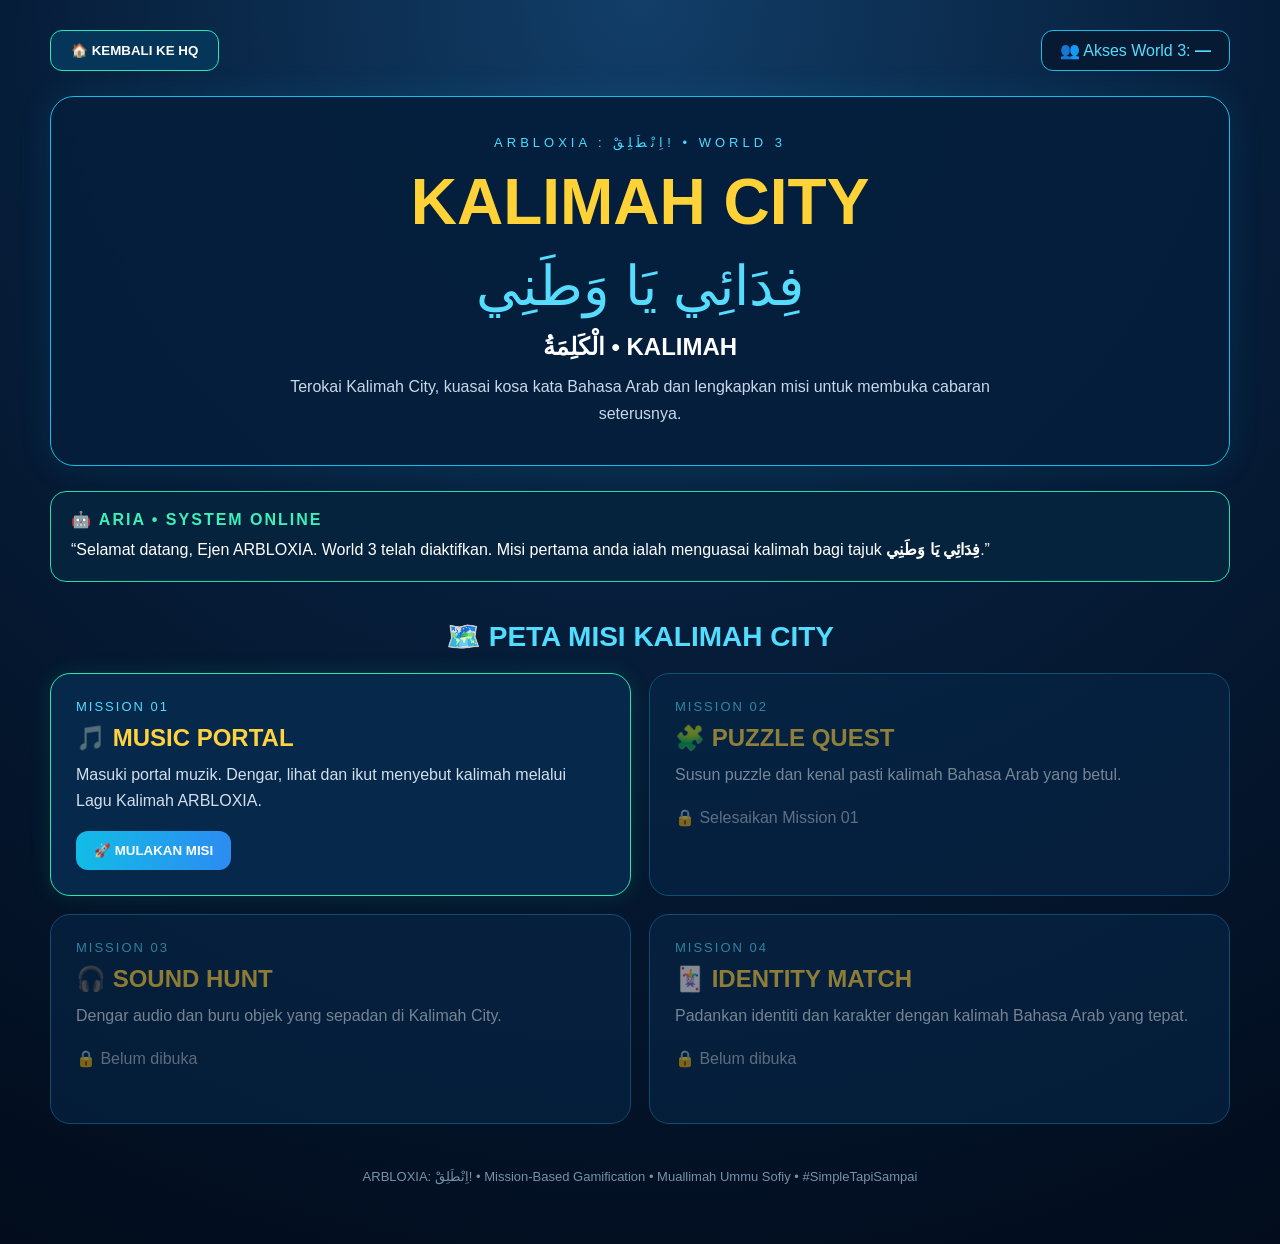
<file: world3.html>
<!DOCTYPE html>
<html lang="ms">
<head>
<meta charset="UTF-8">
<meta name="viewport" content="width=device-width, initial-scale=1.0">

<title>World 3 | ARBLOXIA: اِنْطَلِقْ!</title>

<style>
*{
    box-sizing:border-box;
    margin:0;
    padding:0;
}

body{
    min-height:100vh;
    font-family:Arial, sans-serif;
    color:#fff;
    background:
        radial-gradient(circle at top,#123e68 0%,#061d39 45%,#020c1c 100%);
}

.world3{
    width:min(1180px,94%);
    margin:auto;
    padding:30px 0 60px;
}

.topbar{
    display:flex;
    justify-content:space-between;
    align-items:center;
    gap:15px;
    margin-bottom:25px;
}

.back-btn{
    border:1px solid #28e8b2;
    background:#06355a;
    color:white;
    padding:12px 20px;
    border-radius:12px;
    cursor:pointer;
    font-weight:bold;
}

.counter{
    background:#061a33;
    border:1px solid #18bde8;
    padding:10px 18px;
    border-radius:12px;
    color:#53ddff;
}

.hero{
    text-align:center;
    border:1px solid #16bde8;
    border-radius:24px;
    padding:38px 20px;
    background:rgba(4,30,59,.92);
    box-shadow:0 0 35px rgba(0,207,255,.10);
}

.kicker{
    color:#46dcff;
    letter-spacing:4px;
    font-size:13px;
}

.hero h1{
    color:#ffd338;
    font-size:clamp(35px,6vw,64px);
    margin:15px 0 5px;
}

.arabic{
    direction:rtl;
    font-size:clamp(34px,5vw,55px);
    color:#55dcff;
    margin:15px 0;
}

.hero h2{
    font-size:24px;
    margin-bottom:12px;
}

.hero p{
    color:#c9d8e8;
    line-height:1.7;
    max-width:750px;
    margin:auto;
}

.agent{
    margin:25px 0;
    padding:18px 20px;
    border:1px solid #20dca7;
    border-radius:16px;
    background:#06233e;
}

.agent-title{
    color:#3cf1b8;
    font-weight:bold;
    letter-spacing:2px;
}

.agent-message{
    margin-top:8px;
    line-height:1.6;
}

.section-title{
    text-align:center;
    color:#52dcff;
    margin:38px 0 20px;
    font-size:28px;
}

.mission-grid{
    display:grid;
    grid-template-columns:repeat(2,1fr);
    gap:18px;
}

.mission{
    background:#06284b;
    border:1px solid #167da9;
    border-radius:20px;
    padding:25px;
    min-height:210px;
    position:relative;
}

.mission.active{
    border-color:#25e7aa;
    box-shadow:0 0 22px rgba(37,231,170,.12);
}

.mission.locked{
    opacity:.55;
}

.mission-number{
    color:#50dcff;
    font-size:13px;
    letter-spacing:2px;
}

.mission h3{
    color:#ffd23f;
    margin:10px 0;
    font-size:24px;
}

.mission p{
    color:#d2dfeb;
    line-height:1.6;
}

.play-btn{
    display:inline-block;
    margin-top:18px;
    padding:12px 18px;
    border:0;
    border-radius:12px;
    background:linear-gradient(90deg,#12bce6,#2c8cf2);
    color:white;
    font-weight:bold;
    cursor:pointer;
}

.lock{
    margin-top:20px;
    color:#a9b5c3;
}

.video-panel{
    display:none;
    margin-top:25px;
    padding:20px;
    background:#041a32;
    border:1px solid #24e5ad;
    border-radius:20px;
}

.video-panel.show{
    display:block;
}

.video-wrap{
    position:relative;
    width:100%;
    padding-top:56.25%;
    overflow:hidden;
    border-radius:15px;
}

.video-wrap iframe{
    position:absolute;
    inset:0;
    width:100%;
    height:100%;
    border:0;
}

.close-btn{
    margin-top:15px;
    padding:10px 16px;
    border:1px solid #37e6b5;
    background:#073859;
    color:white;
    border-radius:10px;
    cursor:pointer;
}

.footer{
    text-align:center;
    color:#7692aa;
    margin-top:45px;
    font-size:13px;
}

@media(max-width:750px){
    .mission-grid{
        grid-template-columns:1fr;
    }

    .topbar{
        align-items:stretch;
        flex-direction:column;
    }
}
</style>
</head>

<body>

<main class="world3">

    <div class="topbar">
        <button class="back-btn" onclick="location.href='index.html'">
            🏠 KEMBALI KE HQ
        </button>

        <div class="counter">
            👥 Akses World 3:
            <strong id="world3Counter">...</strong>
        </div>
    </div>

    <section class="hero">

        <div class="kicker">
            ARBLOXIA : اِنْطَلِقْ! • WORLD 3
        </div>

        <h1>KALIMAH CITY</h1>

        <div class="arabic">
            فِدَائِي يَا وَطَنِي
        </div>

        <h2>الْكَلِمَةُ • KALIMAH</h2>

        <p>
            Terokai Kalimah City, kuasai kosa kata Bahasa Arab
            dan lengkapkan misi untuk membuka cabaran seterusnya.
        </p>

    </section>

    <section class="agent">

        <div class="agent-title">
            🤖 ARIA • SYSTEM ONLINE
        </div>

        <div class="agent-message">
            “Selamat datang, Ejen ARBLOXIA. World 3 telah diaktifkan.
            Misi pertama anda ialah menguasai kalimah bagi tajuk
            <strong>فِدَائِي يَا وَطَنِي</strong>.”
        </div>

    </section>

    <h2 class="section-title">
        🗺️ PETA MISI KALIMAH CITY
    </h2>

    <section class="mission-grid">

        <article class="mission active">
            <div class="mission-number">MISSION 01</div>
            <h3>🎵 MUSIC PORTAL</h3>
            <p>
                Masuki portal muzik. Dengar, lihat dan ikut menyebut
                kalimah melalui Lagu Kalimah ARBLOXIA.
            </p>

            <button class="play-btn" id="openMusic">
                🚀 MULAKAN MISI
            </button>
        </article>

        <article class="mission locked">
            <div class="mission-number">MISSION 02</div>
            <h3>🧩 PUZZLE QUEST</h3>
            <p>
                Susun puzzle dan kenal pasti kalimah Bahasa Arab
                yang betul.
            </p>
            <div class="lock">🔒 Selesaikan Mission 01</div>
        </article>

        <article class="mission locked">
            <div class="mission-number">MISSION 03</div>
            <h3>🎧 SOUND HUNT</h3>
            <p>
                Dengar audio dan buru objek yang sepadan
                di Kalimah City.
            </p>
            <div class="lock">🔒 Belum dibuka</div>
        </article>

        <article class="mission locked">
            <div class="mission-number">MISSION 04</div>
            <h3>🃏 IDENTITY MATCH</h3>
            <p>
                Padankan identiti dan karakter dengan kalimah
                Bahasa Arab yang tepat.
            </p>
            <div class="lock">🔒 Belum dibuka</div>
        </article>

    </section>

    <section id="videoPanel" class="video-panel">

        <h2 style="color:#ffd23f;margin-bottom:15px;">
            🎵 MISSION 01 • MUSIC PORTAL
        </h2>

        <p style="margin-bottom:18px;line-height:1.6;">
            Ejen, dengar lagu dengan teliti. Ikut menyebut setiap
            kalimah yang dipaparkan.
        </p>

        <div class="video-wrap">
            <iframe
                src="https://www.youtube.com/embed/ZTZlVEHd8UA?rel=0"
                title="Lagu Kalimah ARBLOXIA"
                allowfullscreen>
            </iframe>
        </div>

        <button class="close-btn" id="closeMusic">
            ← KEMBALI KE PETA MISI
        </button>

    </section>

    <div class="footer">
        ARBLOXIA: اِنْطَلِقْ! • Mission-Based Gamification •
        Muallimah Ummu Sofiy • #SimpleTapiSampai
    </div>

</main>

<script>
const openMusic = document.getElementById('openMusic');
const closeMusic = document.getElementById('closeMusic');
const videoPanel = document.getElementById('videoPanel');

openMusic.addEventListener('click', function () {
    videoPanel.classList.add('show');

    videoPanel.scrollIntoView({
        behavior:'smooth',
        block:'start'
    });
});

closeMusic.addEventListener('click', function () {
    videoPanel.classList.remove('show');

    window.scrollTo({
        top:0,
        behavior:'smooth'
    });
});

/*
  Kaunter World 3 akan kita sambungkan
  kepada sistem kaunter ARBLOXIA selepas
  halaman asas ini disahkan berfungsi.
*/
document.getElementById('world3Counter').textContent = '—';
</script>

</body>
</html>
</file>
<file: style.css>
* {
    box-sizing: border-box;
}

body {
    margin: 0;
    min-height: 100vh;
    background:
        radial-gradient(
            circle at top,
            #123d70 0%,
            #07152b 48%,
            #030b18 100%
        );
    color: white;
    font-family: "Poppins", sans-serif;
}

button {
    font: inherit;
}

.app {
    width: min(100%, 520px);
    min-height: 100vh;
    margin: 0 auto;
    padding: 32px 20px 22px;
}

.screen {
    display: none;
}

.screen.active {
    display: block;
}

.hero {
    text-align: center;
}

.logo {
    font-size: 52px;
}

h1 {
    margin: 2px 0 0;
    color: #ffd700;
    font-size: clamp(43px, 12vw, 66px);
    line-height: 1;
    letter-spacing: 2px;
}

.product-name {
    margin: 12px 0 0;
    color: white;
    font-size: 16px;
    font-weight: 800;
    letter-spacing: 5px;
}

.arabic-title {
    margin: 24px 0 5px;
    color: #66d9ff;
    font-family: "Noto Naskh Arabic", serif;
    font-size: clamp(48px, 13vw, 68px);
    line-height: 1.6;
    direction: rtl;
    text-align: center;
    text-shadow: 0 0 18px rgba(102, 217, 255, 0.5);
}

.tagline {
    max-width: 370px;
    margin: 0 auto;
    color: #cbdaf0;
    font-size: 14px;
    line-height: 1.6;
}

.agent-message {
    display: flex;
    gap: 12px;
    align-items: flex-start;
    margin-top: 30px;
    padding: 15px;
    border: 1px solid rgba(102, 217, 255, 0.3);
    border-radius: 18px;
    background: rgba(5, 23, 50, 0.76);
}

.agent-message strong {
    color: #66d9ff;
    font-size: 13px;
    letter-spacing: 1px;
}

.agent-message p {
    margin: 4px 0 0;
    color: #dce9f8;
    font-size: 13px;
}

.status-dot {
    width: 12px;
    height: 12px;
    margin-top: 5px;
    flex: 0 0 auto;
    border-radius: 50%;
    background: #21f3a6;
    box-shadow: 0 0 14px #21f3a6;
}

.progress-card {
    margin-top: 14px;
    padding: 14px;
    border-radius: 16px;
    background: rgba(255, 255, 255, 0.08);
}

.progress-header {
    display: flex;
    justify-content: space-between;
    color: #d8e7fa;
    font-size: 12px;
}

.progress-track {
    height: 9px;
    margin-top: 9px;
    overflow: hidden;
    border-radius: 99px;
    background: rgba(255, 255, 255, 0.13);
}

.progress-bar {
    width: 0%;
    height: 100%;
    border-radius: inherit;
    background: linear-gradient(90deg, #00d8ff, #ffd700);
    transition: width 0.35s ease;
}

.menu-button {
    width: 100%;
    margin-top: 11px;
    padding: 16px 14px;
    border: 0;
    border-radius: 17px;
    font-weight: 800;
    cursor: pointer;
    transition:
        transform 0.2s ease,
        filter 0.2s ease;
}

.menu-button:hover {
    transform: translateY(-2px);
    filter: brightness(1.08);
}

.primary-button {
    background: linear-gradient(135deg, #ffd700, #ff9f1a);
    color: #111d35;
}

.scan-button {
    background: linear-gradient(135deg, #00d8ff, #1267ff);
    color: white;
}

.secondary-button {
    background: rgba(255, 255, 255, 0.94);
    color: #07152b;
}

.screen-header {
    display: grid;
    grid-template-columns: 46px 1fr auto;
    gap: 12px;
    align-items: center;
}

.back-button {
    width: 44px;
    height: 44px;
    border: 1px solid rgba(102, 217, 255, 0.28);
    border-radius: 14px;
    background: rgba(5, 23, 50, 0.8);
    color: white;
    font-size: 23px;
    cursor: pointer;
}

.eyebrow {
    margin: 0;
    color: #66d9ff;
    font-size: 11px;
    font-weight: 800;
    letter-spacing: 2px;
}

.screen-header h2 {
    margin: 2px 0 0;
    font-size: 25px;
}

.xp-box {
    padding: 9px 11px;
    border-radius: 12px;
    background: rgba(255, 215, 0, 0.12);
    color: #ffd700;
    font-size: 12px;
    font-weight: 800;
}

.mission-instruction {
    margin: 22px 0 15px;
    color: #cbdaf0;
    font-size: 13px;
    line-height: 1.6;
}

.dossier-grid {
    display: grid;
    grid-template-columns: repeat(2, minmax(0, 1fr));
    gap: 12px;
}

.dossier-card {
    min-height: 205px;
    padding: 14px 10px;
    border: 1px solid rgba(255, 255, 255, 0.12);
    border-radius: 20px;
    background: rgba(7, 27, 58, 0.82);
    color: white;
    text-align: center;
    cursor: not-allowed;
    opacity: 0.5;
}

.dossier-card.unlocked {
    border-color: rgba(102, 217, 255, 0.65);
    background:
        linear-gradient(
            145deg,
            rgba(12, 58, 112, 0.96),
            rgba(5, 23, 50, 0.96)
        );
    box-shadow: 0 13px 28px rgba(0, 0, 0, 0.28);
    cursor: pointer;
    opacity: 1;
}

.dossier-number {
    display: block;
    color: #66d9ff;
    font-size: 10px;
    font-weight: 800;
    letter-spacing: 1px;
}

.vehicle-icon {
    display: block;
    margin: 12px 0 4px;
    font-size: 43px;
}

.arabic-word {
    display: block;
    color: #ffd700;
    font-family: "Noto Naskh Arabic", serif;
    font-size: 30px;
    direction: rtl;
}

.small-arabic {
    font-size: 23px;
}

.vehicle-name {
    display: block;
    margin-top: 5px;
    font-size: 12px;
    font-weight: 700;
}

.dossier-status {
    display: inline-block;
    margin-top: 13px;
    padding: 5px 8px;
    border-radius: 99px;
    background: rgba(255, 255, 255, 0.09);
    color: #adbed5;
    font-size: 9px;
    font-weight: 800;
}

.unlocked .dossier-status {
    background: rgba(33, 243, 166, 0.12);
    color: #4ef0b3;
}

footer {
    margin-top: 28px;
    color: #7f98bb;
    font-size: 11px;
    text-align: center;
}

.message-box {
    position: fixed;
    inset: 0;
    display: none;
    align-items: center;
    justify-content: center;
    padding: 20px;
    background: rgba(0, 5, 18, 0.78);
    backdrop-filter: blur(8px);
}

.message-box.show {
    display: flex;
}

.message-card {
    width: min(100%, 390px);
    padding: 24px;
    border: 1px solid rgba(102, 217, 255, 0.25);
    border-radius: 24px;
    background: linear-gradient(145deg, #0a2149, #07152b);
    text-align: center;
    box-shadow: 0 25px 70px rgba(0, 0, 0, 0.45);
}

.message-card h3 {
    margin-top: 0;
    color: #ffd700;
}

.message-card p {
    color: #dbe9f8;
    line-height: 1.7;
}

.close-button {
    width: 100%;
    margin-top: 10px;
    padding: 13px;
    border: 0;
    border-radius: 14px;
    background: #66d9ff;
    color: #07152b;
    font-weight: 800;
    cursor: pointer;
}

@media (max-width: 360px) {
    .dossier-grid {
        grid-template-columns: 1fr;
    }
}
/* =====================================
   KAD MISI JUMLAH BASITOH
===================================== */

.mission-grid {
  display: grid;
  grid-template-columns: repeat(3, 1fr);
  gap: 22px;
  margin-bottom: 35px;
}

.mission-card {
  position: relative;
  overflow: hidden;
  border: 1px solid rgba(47, 207, 255, 0.5);
  border-radius: 20px;
  background: #061d3c;
  transition: transform 0.3s ease, box-shadow 0.3s ease;
}

.mission-card:hover {
  transform: translateY(-7px);
  box-shadow: 0 12px 30px rgba(23, 194, 255, 0.22);
}

.mission-number {
  position: absolute;
  top: 14px;
  left: 14px;
  z-index: 2;
  padding: 8px 13px;
  border-radius: 20px;
  background: rgba(3, 17, 39, 0.9);
  color: #ffd052;
  font-weight: bold;
  letter-spacing: 1px;
}

.mission-image {
  display: block;
  width: 100%;
  height: 340px;
  object-fit: cover;
  object-position: top;
}

.mission-content {
  padding: 22px;
  text-align: center;
}

.mission-arabic {
  direction: rtl;
  margin-bottom: 15px;
  color: #ffd052;
  font-family: "Traditional Arabic", "Noto Naskh Arabic", serif;
  font-size: 34px;
}

.mission-objective {
  min-height: 78px;
  margin-bottom: 18px;
  color: #dcecff;
  line-height: 1.6;
}

.start-mission-button,
.action-button {
  width: 100%;
  padding: 13px 16px;
  border: none;
  border-radius: 11px;
  background: linear-gradient(90deg, #11bce8, #287ee8);
  color: white;
  font-size: 15px;
  font-weight: bold;
  cursor: pointer;
}

.start-mission-button:hover,
.action-button:hover {
  transform: translateY(-2px);
}


/* =====================================
   PANEL PEMBELAJARAN
===================================== */

.mission-panel {
  display: none;
  position: relative;
  margin: 30px 0;
  padding: 30px;
  border: 1px solid rgba(255, 208, 82, 0.55);
  border-radius: 22px;
  background: rgba(4, 22, 48, 0.98);
}

.mission-panel.active {
  display: block;
  animation: openMission 0.45s ease;
}

@keyframes openMission {
  from {
    opacity: 0;
    transform: translateY(25px);
  }

  to {
    opacity: 1;
    transform: translateY(0);
  }
}

.close-panel-button {
  position: absolute;
  top: 15px;
  right: 15px;
  padding: 9px 14px;
  border: 1px solid #ff7789;
  border-radius: 9px;
  background: rgba(255, 70, 90, 0.12);
  color: white;
  cursor: pointer;
}

.panel-heading {
  margin-bottom: 25px;
  text-align: center;
}

.panel-heading span {
  color: #2fd7ff;
  font-weight: bold;
  letter-spacing: 3px;
}

.panel-heading h2 {
  direction: rtl;
  margin-top: 10px;
  color: #ffd052;
  font-family: "Traditional Arabic", "Noto Naskh Arabic", serif;
  font-size: 45px;
}

.learning-flow {
  display: grid;
  grid-template-columns: repeat(2, 1fr);
  gap: 18px;
}

.learning-step {
  position: relative;
  padding: 24px;
  border: 1px solid rgba(47, 207, 255, 0.3);
  border-radius: 17px;
  background: rgba(255, 255, 255, 0.04);
}

.step-number {
  display: grid;
  width: 34px;
  height: 34px;
  margin-bottom: 13px;
  place-items: center;
  border-radius: 50%;
  background: #ffd052;
  color: #06162e;
  font-weight: bold;
}

.learning-step h3 {
  margin-bottom: 10px;
  color: #2fd7ff;
}

.learning-step p {
  margin-bottom: 15px;
  color: #dcecff;
  line-height: 1.6;
}

.arabic-dialogue,
.arabic-question {
  direction: rtl;
  margin: 15px 0;
  text-align: center;
  color: #ffd052;
  font-family: "Traditional Arabic", "Noto Naskh Arabic", serif;
  font-size: 31px;
  line-height: 1.9;
}

.scan-result {
  display: none;
  margin-top: 14px;
  padding: 12px;
  border-radius: 9px;
  background: rgba(48, 210, 126, 0.14);
  color: #5cf0a1;
  text-align: center;
}

.answer-button {
  width: 100%;
  margin-top: 10px;
  padding: 12px;
  border: 1px solid #2fd7ff;
  border-radius: 10px;
  background: rgba(47, 207, 255, 0.08);
  color: white;
  font-family: "Traditional Arabic", "Noto Naskh Arabic", serif;
  font-size: 24px;
  cursor: pointer;
}

.answer-button:hover {
  background: rgba(47, 207, 255, 0.2);
}

.answer-button.correct {
  border-color: #51e591;
  background: rgba(50, 210, 120, 0.2);
}

.answer-button.wrong {
  border-color: #ff7180;
  background: rgba(255, 70, 90, 0.18);
}

.mission-feedback {
  min-height: 30px;
  margin-top: 15px;
  text-align: center;
  font-weight: bold;
}

.mission-badge {
  margin-top: 22px;
  padding: 25px;
  border: 1px solid rgba(255, 208, 82, 0.45);
  border-radius: 17px;
  text-align: center;
}

.badge-symbol {
  font-size: 65px;
  opacity: 0.35;
  filter: grayscale(1);
  transition: 0.4s ease;
}

.mission-badge.unlocked .badge-symbol {
  opacity: 1;
  filter: none;
  transform: scale(1.08);
}

.mission-badge h3 {
  margin: 8px 0;
  color: #ffd052;
}

.mission-badge p {
  color: #dcecff;
}


/* TELEFON DAN TABLET */

@media (max-width: 900px) {
  .mission-grid {
    grid-template-columns: 1fr;
  }

  .mission-image {
    height: auto;
  }

  .learning-flow {
    grid-template-columns: 1fr;
  }
}
/* PEMBETULAN PAPARAN KAD MISI */

.mission-grid {
  width: min(1200px, 94%);
  margin: 30px auto;
  display: grid;
  grid-template-columns: repeat(3, minmax(0, 1fr));
  gap: 22px;
  align-items: stretch;
}

.mission-card {
  position: relative;
  display: flex;
  flex-direction: column;
  overflow: hidden;
  min-width: 0;
  border: 1px solid rgba(47, 207, 255, 0.5);
  border-radius: 20px;
  background: #061d3c;
}

.mission-image {
  display: block;
  width: 100%;
  height: 320px;
  max-width: 100%;
  object-fit: cover;
  object-position: top center;
}

.mission-content {
  display: flex;
  flex: 1;
  flex-direction: column;
  padding: 22px;
  text-align: center;
}

.mission-number {
  position: absolute;
  top: 14px;
  left: 14px;
  z-index: 5;
  padding: 8px 14px;
  border-radius: 20px;
  background: rgba(3, 17, 39, 0.92);
  color: #ffd052;
  font-size: 14px;
  font-weight: bold;
}

.mission-arabic {
  direction: rtl;
  margin: 0 0 14px;
  color: #ffd052;
  font-family: "Traditional Arabic", "Noto Naskh Arabic", serif;
  font-size: 34px;
  line-height: 1.7;
}

.mission-objective {
  flex: 1;
  margin-bottom: 18px;
  color: #dcecff;
  font-size: 16px;
  line-height: 1.6;
}

.start-mission-button {
  display: block;
  width: 100%;
  padding: 14px 16px;
  border: none;
  border-radius: 11px;
  background: linear-gradient(90deg, #11bce8, #287ee8);
  color: white;
  font-size: 15px;
  font-weight: bold;
  cursor: pointer;
}

.start-mission-button:hover {
  transform: translateY(-2px);
}

@media (max-width: 900px) {
  .mission-grid {
    grid-template-columns: 1fr;
  }

  .mission-image {
    height: auto;
  }
}
.back-button {
  white-space: nowrap;
  min-width: 180px;
  text-align: center;
}

.top-bar {
  width: 100%;
}
.mission-panel.active {
  display: block !important;
}
/* ==================================
   BUTANG AUDIO MISSION 01
================================== */

.audio-button-list {
  display: grid;
  gap: 10px;
  margin-top: 16px;
}

.audio-button-list .action-button {
  text-align: left;
}

.audio-button-list .audio-playing {
  background: linear-gradient(
    90deg,
    #e3a820,
    #ffcc45
  );

  color: #06162e;
}

.audio-status {
  min-height: 24px;
  margin-top: 14px;
  text-align: center;
  color: #ffd052;
  font-size: 14px;
}/* ==================================
   VIDEO AI PEMBELAJARAN
================================== */

.video-container {
  display: none;
  width: 100%;
  margin-top: 16px;
  overflow: hidden;
  border: 1px solid rgba(47, 207, 255, 0.45);
  border-radius: 14px;
  background: #020b18;
  aspect-ratio: 16 / 9;
}

.video-container.active {
  display: block;
}

.learning-video {
  display: block;
  width: 100%;
  height: 100%;
  border: 0;
}

.video-status {
  min-height: 22px;
  margin-top: 12px;
  text-align: center;
  color: #ffd052;
  font-size: 14px;
}
.correct-answer {
  border-color: #55e68a !important;
  background: rgba(85, 230, 138, 0.18) !important;
}

.wrong-answer {
  border-color: #ff6b7a !important;
  background: rgba(255, 107, 122, 0.18) !important;
}

.mission-feedback {
  min-height: 28px;
  margin-top: 16px;
  text-align: center;
  font-size: 17px;
  font-weight: bold;
}/* Paparkan video Mission 01 secara terus */
.video-container.video-always-visible {
  display: block;
  width: 100%;
  margin-top: 18px;
  overflow: hidden;
  border: 1px solid rgba(47, 207, 255, 0.55);
  border-radius: 14px;
  background: #020b18;
  aspect-ratio: 16 / 9;
}

.video-always-visible .learning-video {
  display: block;
  width: 100%;
  height: 100%;
  border: 0;
}.video-link-button {
  display: block;
  margin-top: 14px;
  text-align: center;
  text-decoration: none;
}
/* ==================================
   MAHARAH QIRAAH
================================== */

.word-bank {
  display: flex;
  flex-wrap: wrap;
  gap: 12px;
  justify-content: center;
  margin-top: 18px;
}

.word-card {
  padding: 12px 22px;
  border: 1px solid #23c8ff;
  border-radius: 12px;
  background: #123457;
  color: #ffffff;
  font-size: 24px;
  cursor: pointer;
  transition: 0.2s ease;
}

.word-card:hover {
  transform: translateY(-3px);
}

.word-card.used {
  opacity: 0.35;
  pointer-events: none;
}

.qiraah-answer {
  min-height: 72px;
  margin-top: 20px;
  padding: 16px;
  border: 2px dashed #ffd052;
  border-radius: 14px;
  background: rgba(255, 208, 82, 0.08);
  text-align: center;
  font-size: 26px;
  color: #ffd052;
}

.answer-placeholder {
  color: #a9b8cc;
  font-size: 15px;
}

.qiraah-actions {
  display: grid;
  grid-template-columns: 1fr 1fr;
  gap: 12px;
  margin-top: 16px;
}

.qiraah-feedback {
  min-height: 26px;
  margin-top: 14px;
  text-align: center;
  font-size: 17px;
  font-weight: bold;
}

.qiraah-answer.correct {
  border-color: #55e68a;
  background: rgba(85, 230, 138, 0.15);
}

.qiraah-answer.wrong {
  border-color: #ff6b7a;
  background: rgba(255, 107, 122, 0.15);
}

@media (max-width: 700px) {
  .qiraah-actions {
    grid-template-columns: 1fr;
  }
}
/* ==================================
   MAHARAH KITABAH
================================== */

.kitabah-question {
  margin-top: 18px;
  padding: 20px;
  border: 2px dashed #ffd052;
  border-radius: 14px;
  background: rgba(255, 208, 82, 0.08);
  text-align: center;
  color: #ffffff;
  font-size: 28px;
  line-height: 1.8;
}

.kitabah-blank {
  display: inline-block;
  min-width: 110px;
  margin: 0 8px;
  padding: 2px 10px;
  border-bottom: 3px solid #ffd052;
  color: #ffd052;
}

.kitabah-options {
  display: flex;
  flex-wrap: wrap;
  justify-content: center;
  gap: 12px;
  margin-top: 18px;
}

.kitabah-option {
  padding: 12px 24px;
  border: 1px solid #23c8ff;
  border-radius: 12px;
  background: #123457;
  color: #ffffff;
  font-size: 24px;
  cursor: pointer;
  transition: 0.2s ease;
}

.kitabah-option:hover {
  transform: translateY(-3px);
}

.kitabah-option.correct {
  border-color: #55e68a;
  background: rgba(85, 230, 138, 0.18);
}

.kitabah-option.wrong {
  border-color: #ff6b7a;
  background: rgba(255, 107, 122, 0.18);
}

.kitabah-feedback {
  min-height: 28px;
  margin-top: 16px;
  text-align: center;
  font-size: 17px;
  font-weight: bold;
}
/*==========================
MISSION PROGRESS
==========================*/

.mission-progress{

margin:25px 0;

padding:20px;

background:#081b33;

border-radius:18px;

border:2px solid #22d3ee;

}

.progress-title{

display:flex;

justify-content:space-between;

font-weight:bold;

margin-bottom:12px;

color:white;

}

.progress-bar{

width:100%;

height:18px;

background:#22354d;

border-radius:20px;

overflow:hidden;

}

.progress-fill{

height:100%;

width:0%;

background:linear-gradient(
90deg,
#22d3ee,
#4ade80);

transition:0.6s;

}

.xp-box{

margin-top:15px;

font-size:20px;

color:#FFD54F;

font-weight:bold;

text-align:right;

}
/* ==================================
   ARBLOXIA V2 — STATUS & UNLOCK
================================== */
.progress-status {
  margin-top: 12px;
  color: #d9e7f6;
  font-size: 14px;
  line-height: 1.5;
}

.reset-progress-button {
  width: 100%;
  margin-top: 12px;
  padding: 9px 12px;
  border: 1px solid rgba(255, 255, 255, 0.25);
  border-radius: 10px;
  color: #d9e7f6;
  background: rgba(255, 255, 255, 0.06);
  cursor: pointer;
}

.reset-progress-button:hover {
  background: rgba(255, 255, 255, 0.12);
}

.learning-step.checkpoint-complete {
  border-color: #55e68a;
  box-shadow: 0 0 0 1px rgba(85, 230, 138, 0.25), 0 0 22px rgba(85, 230, 138, 0.12);
}

.learning-step.checkpoint-complete .step-number::after {
  content: " ✓";
  color: #55e68a;
}

.mission-card.locked {
  position: relative;
  filter: grayscale(0.65);
  opacity: 0.72;
}

.mission-card.locked::after {
  content: "🔒";
  position: absolute;
  inset: 0;
  display: grid;
  place-items: center;
  pointer-events: none;
  font-size: 52px;
  background: rgba(2, 7, 19, 0.38);
}

.start-mission-button:disabled {
  cursor: not-allowed;
  opacity: 0.75;
}

.mission-badge.locked {
  filter: grayscale(1);
  opacity: 0.48;
}

.mission-badge:not(.locked) {
  border-color: #ffd15c;
  box-shadow: 0 0 28px rgba(255, 209, 92, 0.24);
  animation: badgeUnlock 0.7s ease;
}

@keyframes badgeUnlock {
  0% { transform: scale(0.94); opacity: 0.45; }
  70% { transform: scale(1.03); }
  100% { transform: scale(1); opacity: 1; }
}


/* MISSION 02 — EMPAT DIALOG AUDIO */
.mission02-audio-section {
  grid-column: 1 / -1;
}

.mission02-audio-grid {
  display: grid;
  grid-template-columns: repeat(2, minmax(0, 1fr));
  gap: 16px;
  margin-top: 18px;
}

.audio-dialogue-card {
  padding: 20px;
  border: 1px solid rgba(35, 200, 255, 0.45);
  border-radius: 16px;
  background: rgba(13, 41, 73, 0.72);
}

.audio-dialogue-card h4 {
  margin: 0 0 12px;
  color: #ffd052;
  text-align: center;
}

.audio-dialogue-card .arabic-dialogue {
  min-height: 118px;
}

@media (max-width: 780px) {
  .mission02-audio-grid {
    grid-template-columns: 1fr;
  }
}
/* ==================================
   MISSION 02 - BUTANG AUDIO PREMIUM
================================== */

.dialog-audio-button {
  width: 100%;
  min-height: 52px;
  margin-top: 18px;
  padding: 12px 20px;

  display: flex;
  align-items: center;
  justify-content: center;
  gap: 10px;

  border: 1px solid rgba(72, 214, 255, 0.85);
  border-radius: 14px;

  background: linear-gradient(
    135deg,
    #14b8d4,
    #2787ed
  );

  color: #ffffff;
  font-family: inherit;
  font-size: 16px;
  font-weight: 700;

  cursor: pointer;

  box-shadow:
    0 8px 22px rgba(39, 135, 237, 0.22),
    inset 0 1px 0 rgba(255, 255, 255, 0.22);

  transition:
    transform 0.2s ease,
    box-shadow 0.2s ease,
    filter 0.2s ease;
}

.dialog-audio-button:hover {
  transform: translateY(-3px);

  box-shadow:
    0 12px 28px rgba(39, 135, 237, 0.38),
    0 0 18px rgba(20, 184, 212, 0.25);
}

.dialog-audio-button:active {
  transform: translateY(0) scale(0.98);
}

.dialog-audio-button:focus-visible {
  outline: 3px solid rgba(255, 213, 79, 0.9);
  outline-offset: 3px;
}

.dialog-speaker {
  display: inline-block;
  font-size: 18px;
  transform-origin: center;
}

.dialog-audio-button:hover .dialog-speaker {
  animation: speakerPulse 0.7s ease-in-out infinite;
}

@keyframes speakerPulse {
  0%,
  100% {
    transform: scale(1);
  }

  50% {
    transform: scale(1.25);
  }
}

/* Paparan telefon */
@media (max-width: 700px) {
  .dialog-audio-button {
    min-height: 50px;
    padding: 11px 14px;
    font-size: 15px;
  }
}
/* ==================================
   MISSION 02 - STATUS AUDIO
================================== */

.dialog-status {
  min-height: 24px;
  margin-top: 12px;
  text-align: center;
  font-size: 14px;
  color: #d8e7f7;
}

.dialog-audio-button.is-playing {
  background: linear-gradient(
    135deg,
    #f0a51b,
    #f5c242
  );

  color: #10213a;
  pointer-events: none;
}

.dialog-audio-button.is-complete {
  border-color: #55e68a;

  background: linear-gradient(
    135deg,
    #159957,
    #55e68a
  );
}

.dialog-audio-button.is-complete .dialog-speaker {
  animation: none;
}

.mission02-audio-complete {
  margin-top: 24px;
  padding: 24px;
  border: 2px solid #55e68a;
  border-radius: 18px;

  background: rgba(85, 230, 138, 0.12);

  text-align: center;
  color: #ffffff;

  animation: mission02CompleteAppear 0.5s ease;
}

.mission02-audio-complete h3 {
  margin: 8px 0;
  color: #55e68a;
}

.mission02-audio-complete strong {
  display: inline-block;
  margin-top: 10px;
  color: #ffd052;
  font-size: 20px;
}

.audio-complete-icon {
  font-size: 42px;
}

@keyframes mission02CompleteAppear {
  from {
    opacity: 0;
    transform: translateY(18px) scale(0.96);
  }

  to {
    opacity: 1;
    transform: translateY(0) scale(1);
  }
}
/* ==================================
   PAKSA DIALOG MISSION 02 DUA LAJUR
================================== */

.mission02-audio-grid {
  display: grid !important;
  grid-template-columns: repeat(2, minmax(0, 1fr)) !important;
  gap: 16px !important;
  width: 100% !important;
  align-items: stretch;
}

.mission02-audio-grid > .audio-dialogue-card {
  width: auto !important;
  max-width: none !important;
  margin: 0 !important;
  box-sizing: border-box;
}

/* Telefon sahaja menjadi satu lajur */
@media (max-width: 750px) {
  .mission02-audio-grid {
    grid-template-columns: 1fr !important;
  }
}
/* =====================================
   MISSION 03 — TERMINAL PERJALANAN
===================================== */
.mission03-panel {
  --m3-orange: #ff9f2f;
  --m3-orange-dark: #c86600;
  --m3-cream: #fff2d2;
  --m3-ink: #1d2940;
}

.mission03-hero {
  max-width: 900px;
  margin: 0 auto 24px;
  padding: 32px 24px;
  text-align: center;
  border: 2px solid rgba(255, 159, 47, 0.55);
  border-radius: 28px;
  background: radial-gradient(circle at top, rgba(255, 182, 73, 0.25), rgba(11, 25, 49, 0.96) 58%);
  box-shadow: 0 18px 55px rgba(0, 0, 0, 0.28);
}

.mission03-kicker,
.ticket-label {
  display: inline-block;
  padding: 7px 14px;
  border-radius: 999px;
  background: var(--m3-orange);
  color: #251300;
  font-weight: 900;
  letter-spacing: 0.08em;
}

.mission03-terminal-icon { font-size: 58px; margin-top: 16px; }
.mission03-hero h2 { margin: 4px 0 2px; font-size: clamp(2rem, 5vw, 3.4rem); }
.mission03-arabic-title { margin: 5px 0 14px; font-size: clamp(2rem, 5vw, 3.2rem); color: #ffd07a; }

.mission03-primary-button,
.mission03-next-button,
.mission03-audio-button {
  border: 0;
  border-radius: 14px;
  padding: 13px 20px;
  font-weight: 900;
  cursor: pointer;
}
.mission03-primary-button,
.mission03-next-button { background: linear-gradient(135deg, #ffb144, #ff7a18); color: #241300; }
.mission03-audio-button { background: rgba(255,255,255,.12); color: #fff; border: 1px solid rgba(255,255,255,.28); }

.mission03-game { max-width: 980px; margin: 0 auto; }
.mission03-route { display: flex; align-items: center; justify-content: center; margin: 18px 0; }
.route-stop {
  width: 48px; height: 48px; border-radius: 50%; display: grid; place-items: center;
  background: #24344e; border: 2px solid #52637e; opacity: .55; transition: .25s ease;
}
.route-stop.active, .route-stop.complete { opacity: 1; border-color: var(--m3-orange); box-shadow: 0 0 0 5px rgba(255,159,47,.13); }
.route-stop.complete { background: #247a50; }
.route-line { width: min(8vw, 80px); height: 4px; background: #3b4b66; }

.mission03-statusbar {
  display: flex; justify-content: space-between; gap: 12px; flex-wrap: wrap;
  padding: 14px 18px; margin-bottom: 18px; border-radius: 16px;
  background: rgba(255,255,255,.07); border: 1px solid rgba(255,255,255,.12);
}

.mission03-checkpoint,
.mission03-passport {
  padding: 26px; border-radius: 24px; background: linear-gradient(145deg, rgba(29,41,64,.98), rgba(12,24,45,.98));
  border: 2px solid rgba(255,159,47,.38); box-shadow: 0 18px 45px rgba(0,0,0,.28);
  animation: mission03Enter .4s ease;
}
.mission03-checkpoint h3 { margin: 18px 0 8px; text-align: center; font-size: clamp(2rem, 5vw, 3.2rem); color: var(--m3-cream); }
.mission03-checkpoint > p { text-align: center; }

.mission03-options { display: grid; grid-template-columns: repeat(4, 1fr); gap: 14px; margin: 22px 0; }
.mission03-option {
  min-height: 135px; padding: 14px 8px; border-radius: 18px; cursor: pointer;
  border: 2px solid rgba(255,255,255,.14); background: rgba(255,255,255,.07); color: #fff;
  transition: transform .18s ease, border-color .18s ease, background .18s ease;
}
.mission03-option:hover { transform: translateY(-4px); border-color: var(--m3-orange); }
.mission03-option span { display:block; font-size: 48px; }
.mission03-option small { display:block; margin-top: 8px; font-weight: 800; }
.mission03-option.correct { background: rgba(45,180,111,.25); border-color: #55e68a; }
.mission03-option.wrong { background: rgba(225,75,91,.22); border-color: #ff6b7a; animation: mission03Shake .28s ease; }
.mission03-option:disabled { cursor: default; }

.mission03-feedback { min-height: 30px; text-align:center; font-weight: 800; }
.mission03-reward { margin-top: 18px; padding: 20px; text-align:center; border-radius: 18px; background: rgba(255,159,47,.12); border: 1px dashed var(--m3-orange); }
.reward-stamp { color: #55e68a; font-weight: 900; letter-spacing: .05em; }
.reward-arabic { font-size: clamp(1.8rem, 5vw, 2.7rem); margin: 10px 0 18px; }
.mission03-reward button { margin: 5px; }

.mission03-passport { display: grid; grid-template-columns: .8fr 1.4fr; gap: 0; padding: 0; overflow: hidden; }
.passport-cover { min-height: 360px; display:flex; flex-direction:column; justify-content:center; align-items:center; text-align:center; background: linear-gradient(145deg,#963d00,#ff8f1f); color:#fff4d3; }
.passport-emblem { font-size: 74px; }
.passport-cover p { letter-spacing:.25em; font-weight:900; margin:16px 0 4px; }
.passport-cover h3 { margin:0; }
.passport-details { padding: 30px; background: #fff7df; color: var(--m3-ink); }
.passport-status { font-weight:900; color: var(--m3-orange-dark); }
.passport-stamps { display:grid; grid-template-columns:repeat(4,1fr); gap:10px; margin:24px 0; }
.passport-stamps span { position:relative; min-height:110px; display:flex; flex-direction:column; justify-content:center; align-items:center; font-size:38px; border:2px dashed #d58226; border-radius:50%; }
.passport-stamps small { font-size:11px; font-weight:800; }
.passport-stamps b { position:absolute; right:7px; bottom:6px; color:#16844a; }
.mission03-complete-banner { padding:14px; text-align:center; border-radius:14px; background:#1d2940; color:#ffd37e; font-weight:900; }

@keyframes mission03Enter { from { opacity:0; transform:translateY(12px); } to { opacity:1; transform:none; } }
@keyframes mission03Shake { 25%{transform:translateX(-5px)} 50%{transform:translateX(5px)} 75%{transform:translateX(-3px)} }

@media (max-width: 720px) {
  .mission03-options { grid-template-columns: repeat(2, 1fr); }
  .mission03-passport { grid-template-columns: 1fr; }
  .passport-cover { min-height: 220px; }
  .passport-stamps { grid-template-columns: repeat(2,1fr); }
  .route-stop { width: 40px; height: 40px; }
}


/* Mission 03: butang main semula */
.mission03-replay-button {
  display: block;
  width: min(100%, 420px);
  margin: 16px auto 0;
  padding: 13px 20px;
  border: 2px solid #ff9f2f;
  border-radius: 14px;
  background: #fff7e6;
  color: #9b4b00;
  font: inherit;
  font-weight: 800;
  cursor: pointer;
  transition: transform .2s ease, box-shadow .2s ease, background .2s ease;
}
.mission03-replay-button:hover {
  transform: translateY(-2px);
  box-shadow: 0 8px 18px rgba(255, 159, 47, .25);
  background: #ffffff;
}
.mission03-replay-button:focus-visible {
  outline: 3px solid rgba(255, 159, 47, .45);
  outline-offset: 3px;
}


/* =====================================================
   ARBLOXIA v4 - STAGE 0, DASHBOARD & ANALYTICS
===================================================== */

.kalimah-intro {
  position: fixed;
  inset: 0;
  z-index: 9999;
  display: grid;
  place-items: center;
  padding: 20px;
  overflow-y: auto;
  background: rgba(1, 7, 20, 0.96);
  backdrop-filter: blur(12px);
}

.kalimah-intro[hidden] {
  display: none !important;
}

.kalimah-intro-card {
  width: min(760px, 96vw);
  padding: 26px;
  border: 1px solid rgba(56, 214, 255, 0.55);
  border-radius: 24px;
  background: linear-gradient(160deg, rgba(9, 39, 78, 0.98), rgba(2, 10, 27, 0.98));
  text-align: center;
  box-shadow: 0 24px 70px rgba(0, 0, 0, 0.45);
}

.kalimah-logo {
  display: block;
  width: min(520px, 90%);
  max-height: 150px;
  margin: 0 auto 14px;
  object-fit: contain;
}

.kalimah-stage-label {
  color: #38d6ff;
  font-weight: 800;
  letter-spacing: 1.5px;
}

.kalimah-intro-card h1 {
  margin: 10px 0;
  color: #ffd15c;
}

.kalimah-intro-text {
  max-width: 620px;
  margin: 0 auto 18px;
  color: #d9e7f6;
  line-height: 1.65;
}

.kalimah-video-wrap {
  width: min(360px, 82vw);
  margin: 0 auto 18px;
  overflow: hidden;
  border: 1px solid rgba(56, 214, 255, 0.55);
  border-radius: 18px;
  background: #020713;
  aspect-ratio: 9 / 16;
}

.kalimah-video-wrap iframe {
  display: block;
  width: 100%;
  height: 100%;
  border: 0;
}

.kalimah-ready-button,
.intro-replay-button {
  border: 0;
  border-radius: 12px;
  font-weight: 800;
  cursor: pointer;
}

.kalimah-ready-button {
  width: min(420px, 100%);
  padding: 15px 20px;
  background: linear-gradient(90deg, #11bce8, #287ee8);
  color: #fff;
  font-size: 16px;
}

.top-actions {
  display: flex;
  align-items: center;
  gap: 10px;
  flex-wrap: wrap;
  justify-content: flex-end;
}

.intro-replay-button {
  padding: 11px 15px;
  border: 1px solid rgba(56, 214, 255, 0.5);
  background: rgba(56, 214, 255, 0.12);
  color: #fff;
}

.arbloxia-analytics {
  display: grid;
  grid-template-columns: repeat(3, minmax(0, 1fr));
  gap: 14px;
  margin: 22px 0;
}

.analytics-item {
  display: flex;
  align-items: center;
  gap: 13px;
  min-width: 0;
  padding: 16px;
  border: 1px solid rgba(56, 214, 255, 0.32);
  border-radius: 16px;
  background: rgba(5, 24, 52, 0.84);
}

.analytics-icon {
  font-size: 28px;
}

.analytics-item small,
.analytics-item strong {
  display: block;
}

.analytics-item small {
  margin-bottom: 4px;
  color: #9fb7d2;
}

.analytics-item strong {
  color: #ffd15c;
  overflow-wrap: anywhere;
}

.summit-card {
  border-color: rgba(255, 209, 92, 0.55);
  background: linear-gradient(160deg, rgba(54, 22, 87, 0.96), rgba(8, 18, 48, 0.96));
}

.summit-visual {
  min-height: 320px;
  display: grid;
  place-content: center;
  gap: 12px;
  text-align: center;
  background: radial-gradient(circle, rgba(255, 209, 92, 0.22), transparent 64%);
}

.summit-visual span {
  font-size: 86px;
  filter: grayscale(1);
  opacity: 0.55;
}

.summit-visual strong {
  color: #ffd15c;
  letter-spacing: 3px;
}

@media (max-width: 820px) {
  .arbloxia-analytics {
    grid-template-columns: 1fr;
  }

  .top-bar {
    align-items: flex-start;
  }
}

@media (max-width: 560px) {
  .top-bar {
    flex-direction: column;
  }

  .top-actions {
    width: 100%;
    justify-content: stretch;
  }

  .intro-replay-button,
  .agent-card {
    flex: 1;
    text-align: center;
  }

  .kalimah-intro-card {
    padding: 18px;
  }
}

/* =====================================================
   ARBLOXIA v4.1 — DOSSIER POLISH & RESPONSIVE FIXES
===================================================== */

/* Stage 0: paparan video pengenalan yang kemas dan fokus */
.kalimah-intro-card {
  width: min(920px, 96vw);
  max-height: calc(100vh - 40px);
  overflow-y: auto;
  padding: 28px;
}

.kalimah-logo {
  width: min(620px, 92%);
  max-height: 180px;
}

.kalimah-intro-card h1 {
  font-size: clamp(30px, 5vw, 54px);
  line-height: 1.08;
}

.kalimah-video-wrap {
  width: min(360px, 78vw);
  max-height: 58vh;
}

.kalimah-ready-button {
  box-shadow: 0 12px 30px rgba(28, 151, 238, 0.34);
  transition: transform .2s ease, filter .2s ease, box-shadow .2s ease;
}

.kalimah-ready-button:hover {
  transform: translateY(-3px);
  filter: brightness(1.08);
  box-shadow: 0 16px 36px rgba(28, 151, 238, 0.48);
}

/* Header dossier utama */
.mission-header {
  position: relative;
  overflow: hidden;
  isolation: isolate;
  padding: 38px 26px;
  box-shadow: 0 22px 50px rgba(0, 0, 0, .22);
}

.mission-header::before {
  content: "";
  position: absolute;
  inset: -45% -15% auto;
  height: 260px;
  z-index: -1;
  background: radial-gradient(circle, rgba(56, 214, 255, .24), transparent 66%);
}

.mission-header::after {
  content: "AGENT DOSSIER · LEVEL 1";
  position: absolute;
  right: 18px;
  bottom: 14px;
  color: rgba(217, 231, 246, .32);
  font-size: 10px;
  font-weight: 800;
  letter-spacing: 2px;
}

/* Analitik ringkas dalam satu baris yang kemas */
.arbloxia-analytics {
  margin-top: 18px;
}

.analytics-item {
  min-height: 88px;
  box-shadow: inset 0 1px 0 rgba(255, 255, 255, .05);
}

/* Progress mesti memenuhi baris, bukan mengambil satu petak kosong */
.mission-progress {
  grid-column: 1 / -1;
  margin: 0 0 8px;
  background: linear-gradient(145deg, rgba(8, 27, 51, .98), rgba(4, 17, 36, .98));
  box-shadow: 0 18px 38px rgba(0, 0, 0, .24);
}

.mission-grid {
  align-items: stretch;
}

.mission-card {
  height: 100%;
  transition: transform .22s ease, box-shadow .22s ease, border-color .22s ease;
}

.mission-card:not(.locked):hover {
  transform: translateY(-5px);
  border-color: rgba(56, 214, 255, .72);
  box-shadow: 0 18px 40px rgba(0, 0, 0, .30);
}

/* Kad Misi Kemuncak lebih eksklusif */
.summit-card {
  position: relative;
  overflow: hidden;
  border: 1px solid rgba(255, 209, 92, .62);
  box-shadow: 0 18px 42px rgba(75, 31, 110, .28);
}

.summit-card::before {
  content: "";
  position: absolute;
  inset: -30% -40%;
  background: conic-gradient(from 180deg, transparent, rgba(255, 209, 92, .14), transparent 30%);
  animation: summitGlow 6s linear infinite;
  pointer-events: none;
}

.summit-card > * {
  position: relative;
  z-index: 1;
}

.summit-visual span {
  animation: summitFloat 2.6s ease-in-out infinite;
}

@keyframes summitFloat {
  0%, 100% { transform: translateY(0); }
  50% { transform: translateY(-10px); }
}

@keyframes summitGlow {
  to { transform: rotate(360deg); }
}

/* Footer status kecil */
.arbloxia-footer-status {
  margin-top: 28px;
  padding: 12px 16px;
  border-top: 1px solid rgba(56, 214, 255, .22);
  color: #9fb7d2;
  text-align: center;
  font-size: 12px;
}

@media (max-width: 820px) {
  .kalimah-intro-card {
    width: min(680px, 96vw);
  }

  .mission-header::after {
    position: static;
    display: block;
    margin-top: 20px;
  }
}

@media (max-width: 560px) {
  .kalimah-intro {
    padding: 10px;
  }

  .kalimah-intro-card {
    max-height: calc(100vh - 20px);
    padding: 16px;
    border-radius: 18px;
  }

  .kalimah-logo {
    max-height: 105px;
  }

  .kalimah-video-wrap {
    width: min(280px, 78vw);
    max-height: 50vh;
  }

  .mission-header {
    padding: 28px 18px;
  }
}


/* ==========================================
   ARBLOXIA v4.2 — MISI KEMUNCAK
========================================== */
.summit-card { position: relative; overflow: hidden; border-color: rgba(255,203,82,.45); }
.summit-card::before { content:""; position:absolute; inset:-45%; background:conic-gradient(from 0deg, transparent, rgba(255,207,75,.18), transparent 35%); animation:summitCardGlow 6s linear infinite; pointer-events:none; }
.summit-card > * { position:relative; z-index:1; }
.summit-card.unlocked { box-shadow:0 0 32px rgba(255,198,57,.28); }
.summit-card.locked { filter:saturate(.55); opacity:.72; }
.summit-visual small { display:block; margin-top:8px; color:#d8c999; }
.summit-medal { display:block; font-size:62px; animation:summitFloat 2.4s ease-in-out infinite; }

.summit-panel { --summit-gold:#ffd15c; --summit-purple:#5b36aa; border:1px solid rgba(255,209,92,.7); background:radial-gradient(circle at top, rgba(91,54,170,.35), #07172e 52%); }
.summit-hero { max-width:980px; margin:0 auto 24px; padding:34px 22px; text-align:center; border:1px solid rgba(255,209,92,.6); border-radius:26px; background:linear-gradient(145deg, rgba(91,54,170,.28), rgba(4,20,46,.95)); box-shadow:0 18px 55px rgba(0,0,0,.28); }
.summit-kicker { color:#63dcff; letter-spacing:3px; font-weight:900; }
.summit-crown { font-size:66px; margin:10px 0; animation:summitFloat 2.2s ease-in-out infinite; }
.summit-hero h2 { margin:0; font-size:clamp(2rem,5vw,3.7rem); color:#fff; }
.summit-arabic-title { margin:8px 0 12px; color:var(--summit-gold); font-size:clamp(2rem,5vw,3.2rem); }
.summit-primary-button,.summit-next-button,.summit-replay-button { border:0; border-radius:14px; padding:14px 22px; font-weight:900; cursor:pointer; background:linear-gradient(135deg,#ffd15c,#ff9e2a); color:#241400; }
.summit-game { max-width:980px; margin:0 auto; }
.summit-progress-wrap { margin:18px 0 24px; padding:18px; border-radius:18px; background:#111f38; border:1px solid rgba(99,220,255,.3); }
.summit-progress-meta { display:flex; justify-content:space-between; gap:12px; font-weight:800; }
.summit-progress-track { height:14px; margin-top:12px; overflow:hidden; border-radius:99px; background:#293852; }
.summit-progress-track span { display:block; width:0%; height:100%; background:linear-gradient(90deg,#28cce7,#55e68a,#ffd15c); transition:width .35s ease; }
.summit-challenge,.summit-award { padding:28px; border-radius:24px; background:rgba(14,37,68,.96); border:1px solid rgba(99,220,255,.32); animation:summitEnter .38s ease; }
.summit-step-label { display:block; text-align:center; color:#ffd15c; letter-spacing:2px; font-weight:900; }
.summit-challenge h3 { margin:18px 0; text-align:center; color:#ffd15c; font-size:clamp(2rem,5vw,3.4rem); }
.summit-challenge > p { text-align:center; }
.summit-options { display:grid; grid-template-columns:repeat(3,1fr); gap:14px; margin:24px 0; }
.summit-option { min-height:78px; padding:14px; border:1px solid #28cce7; border-radius:15px; background:#123657; color:#fff; font-size:clamp(1.15rem,2.3vw,1.55rem); cursor:pointer; transition:.2s ease; }
.summit-option:hover { transform:translateY(-3px); border-color:#ffd15c; }
.summit-option.correct { background:rgba(85,230,138,.22); border-color:#55e68a; }
.summit-option.wrong { background:rgba(255,107,122,.2); border-color:#ff6b7a; animation:mission03Shake .28s ease; }
.summit-option:disabled { cursor:default; }
.summit-emoji-options .summit-option span { display:block; font-size:38px; margin-bottom:6px; }
.summit-feedback { min-height:30px; text-align:center; font-weight:900; }
.summit-next-button { display:block; margin:18px auto 0; }
.summit-award { position:relative; overflow:hidden; text-align:center; border-color:rgba(255,209,92,.75); background:radial-gradient(circle,#5b36aa 0%,#15264b 58%,#07172e 100%); }
.award-rays { position:absolute; inset:-70%; background:repeating-conic-gradient(rgba(255,218,111,.12) 0 8deg,transparent 8deg 18deg); animation:summitCardGlow 14s linear infinite; }
.summit-award > *:not(.award-rays) { position:relative; z-index:1; }
.travel-master-badge { width:230px; height:230px; margin:10px auto 20px; border-radius:50%; display:flex; flex-direction:column; align-items:center; justify-content:center; border:10px double #ffd15c; background:radial-gradient(circle,#fff4c4,#ffbd34 46%,#9a5700 100%); color:#17213c; box-shadow:0 0 42px rgba(255,209,92,.55); animation:summitBadgePop .7s ease; }
.travel-master-badge span { font-size:48px; }
.travel-master-badge strong { font-size:26px; line-height:1; }
.travel-master-badge small { margin-top:8px; font-weight:900; letter-spacing:1px; }
.summit-award-kicker { color:#ffd15c; font-weight:900; letter-spacing:2px; }
.summit-award h3 { font-size:clamp(2rem,4vw,3rem); margin:8px 0; }
.summit-complete-banner { margin:22px auto; padding:15px; border-radius:14px; max-width:620px; background:#ffd15c; color:#221400; font-weight:900; }
@keyframes summitFloat { 0%,100%{transform:translateY(0)} 50%{transform:translateY(-10px)} }
@keyframes summitCardGlow { to{transform:rotate(360deg)} }
@keyframes summitEnter { from{opacity:0;transform:translateY(14px)} to{opacity:1;transform:none} }
@keyframes summitBadgePop { 0%{opacity:0;transform:scale(.45) rotate(-18deg)} 70%{transform:scale(1.08) rotate(3deg)} 100%{opacity:1;transform:none} }
@media(max-width:760px){ .summit-options{grid-template-columns:1fr}.summit-progress-meta{flex-direction:column}.summit-challenge,.summit-award{padding:20px 14px} }

/* ==========================================
   ARBLOXIA v4.3 — DOWNLOAD SIJIL TRAVEL MASTER
========================================== */
.certificate-download-card {
  width: min(620px, 100%);
  margin: 22px auto 16px;
  padding: 18px;
  border: 1px solid rgba(255, 208, 82, 0.55);
  border-radius: 16px;
  background: rgba(7, 25, 50, 0.78);
  box-shadow: 0 12px 32px rgba(0, 0, 0, 0.25);
}

.certificate-download-card label {
  display: block;
  margin-bottom: 8px;
  color: #ffd052;
  font-weight: 800;
  text-align: left;
}

.certificate-download-card input {
  width: 100%;
  min-height: 48px;
  padding: 10px 14px;
  border: 1px solid rgba(47, 207, 255, 0.65);
  border-radius: 12px;
  background: #f8fbff;
  color: #10213a;
  font: inherit;
  font-size: 17px;
  box-sizing: border-box;
}

.certificate-download-card input:focus {
  outline: 3px solid rgba(255, 208, 82, 0.7);
  outline-offset: 2px;
}

.certificate-download-button {
  width: 100%;
  min-height: 52px;
  margin-top: 12px;
  border: 0;
  border-radius: 13px;
  background: linear-gradient(135deg, #f5a623, #ffd052);
  color: #14213a;
  font: inherit;
  font-weight: 900;
  cursor: pointer;
  box-shadow: 0 8px 22px rgba(245, 166, 35, 0.28);
  transition: transform 0.2s ease, filter 0.2s ease;
}

.certificate-download-button:hover {
  transform: translateY(-2px);
  filter: brightness(1.05);
}

.certificate-status {
  min-height: 22px;
  margin: 10px 0 0;
  color: #d9ecff;
  text-align: center;
}


/* ==========================================
   ARBLOXIA v4.3.1 — AKSES SIJIL KELIHATAN
========================================== */
.certificate-access-card {
  width: min(1100px, calc(100% - 32px));
  margin: 28px auto 10px;
  padding: 24px;
  display: grid;
  grid-template-columns: auto 1fr auto;
  align-items: center;
  gap: 20px;
  border: 1px solid rgba(255, 208, 82, 0.55);
  border-radius: 20px;
  background: linear-gradient(135deg, rgba(8, 31, 65, 0.96), rgba(27, 23, 61, 0.96));
  box-shadow: 0 16px 36px rgba(0,0,0,.22);
}
.certificate-access-card.is-unlocked {
  border-color: #ffd052;
  box-shadow: 0 0 26px rgba(255, 208, 82, .2);
}
.certificate-access-icon { font-size: 44px; }
.certificate-access-kicker { color:#ffd052; font-size:12px; letter-spacing:2px; font-weight:800; }
.certificate-access-copy h2 { margin:5px 0 7px; color:#fff; }
.certificate-access-copy p { margin:0; color:#dbe8f7; line-height:1.55; }
.certificate-access-button {
  min-width: 250px;
  padding: 14px 18px;
  border: 1px solid rgba(255,208,82,.65);
  border-radius: 13px;
  background: linear-gradient(135deg,#f1a91a,#ffd052);
  color:#10213a;
  font-weight:900;
  cursor:pointer;
}
.certificate-access-button:disabled { opacity:.48; cursor:not-allowed; filter:grayscale(.35); }
@media (max-width: 760px) {
  .certificate-access-card { grid-template-columns:1fr; text-align:center; }
  .certificate-access-button { width:100%; min-width:0; }
}

/* ==========================================
   ARBLOXIA v4.4 — TRAVEL PASSPORT LEVEL 1
========================================== */
.level1-passport-section {
  margin: 32px 0;
  padding: 26px;
  border: 1px solid rgba(255, 208, 82, .65);
  border-radius: 24px;
  background: linear-gradient(145deg, rgba(5,27,55,.98), rgba(18,35,74,.98));
  box-shadow: 0 18px 48px rgba(0,0,0,.28);
}
.level1-passport-heading { display:flex; justify-content:space-between; align-items:flex-end; gap:20px; margin-bottom:20px; }
.level1-passport-kicker { color:#ffd052; font-weight:900; letter-spacing:2px; font-size:12px; }
.level1-passport-heading h2 { margin:6px 0; color:#fff; font-size:30px; }
.level1-passport-heading p { margin:0; color:#cfe0f2; }
.level1-passport-count { min-width:130px; padding:12px 16px; border:1px solid rgba(47,207,255,.45); border-radius:16px; text-align:center; background:rgba(2,19,40,.7); }
.level1-passport-count strong { display:block; color:#55e68a; font-size:28px; }
.level1-passport-count span { color:#c9d8e8; font-size:12px; }
.level1-passport-book { display:grid; grid-template-columns:.72fr 1.55fr; overflow:hidden; border-radius:20px; border:2px solid #d89529; background:#fff7df; }
.level1-passport-cover { min-height:330px; display:flex; flex-direction:column; align-items:center; justify-content:center; text-align:center; padding:24px; color:#fff3cf; background:linear-gradient(155deg,#6d2700,#e76c00 55%,#ff9a22); }
.level1-passport-cover img { width:min(240px,85%); height:auto; margin-bottom:14px; filter:drop-shadow(0 8px 14px rgba(0,0,0,.28)); }
.level1-passport-cover span { font-size:12px; letter-spacing:4px; font-weight:800; }
.level1-passport-cover strong { margin:8px 0; font-size:31px; line-height:1.05; letter-spacing:2px; }
.level1-passport-cover small { font-weight:800; }
.level1-passport-page { padding:26px; display:grid; grid-template-columns:repeat(2,minmax(0,1fr)); gap:16px; align-content:center; color:#12233b; }
.level1-stamp { position:relative; min-height:150px; padding:18px 12px; display:flex; flex-direction:column; justify-content:center; align-items:center; text-align:center; border:3px dashed #c9a56b; border-radius:50%; opacity:.42; transform:rotate(-2deg); transition:.35s ease; background:rgba(255,255,255,.45); }
.level1-stamp:nth-child(even) { transform:rotate(2deg); }
.level1-stamp .stamp-icon { font-size:38px; filter:grayscale(1); }
.level1-stamp b { margin-top:6px; font-size:13px; }
.level1-stamp small { font-size:11px; }
.level1-stamp em { margin-top:8px; color:#8c7760; font-size:11px; font-style:normal; font-weight:800; }
.level1-stamp.is-complete { opacity:1; border-style:solid; border-color:#178b55; background:rgba(85,230,138,.14); box-shadow:0 0 0 7px rgba(85,230,138,.08); transform:rotate(0) scale(1.02); }
.level1-stamp.is-complete .stamp-icon { filter:none; animation:passportStampPop .55s ease; }
.level1-stamp.is-complete em { color:#08733f; }
.level1-stamp.summit-stamp.is-complete { border-color:#e3a515; background:linear-gradient(145deg,rgba(255,208,82,.22),rgba(255,247,223,.8)); box-shadow:0 0 24px rgba(255,208,82,.35); }
.level1-passport-status { margin:18px 0 0; text-align:center; color:#ffd052; font-weight:800; }
@keyframes passportStampPop { 0%{transform:scale(.3) rotate(-22deg);opacity:0} 70%{transform:scale(1.18) rotate(6deg)} 100%{transform:scale(1) rotate(0)} }

.mission-complete-toast { position:fixed; right:24px; bottom:24px; z-index:9999; max-width:390px; display:grid; grid-template-columns:auto 1fr; gap:14px; align-items:center; padding:17px 20px; border:2px solid #55e68a; border-radius:18px; background:rgba(4,25,48,.97); color:#fff; box-shadow:0 18px 50px rgba(0,0,0,.42); animation:missionToastIn .42s ease; }
.mission-complete-toast.is-summit { border-color:#ffd052; box-shadow:0 18px 50px rgba(255,208,82,.18); }
.mission-complete-toast-icon { font-size:38px; }
.mission-complete-toast strong { color:#55e68a; font-size:18px; }
.mission-complete-toast.is-summit strong { color:#ffd052; }
.mission-complete-toast p { margin:4px 0 0; color:#dceafa; }
@keyframes missionToastIn { from{opacity:0;transform:translateY(24px) scale(.94)} to{opacity:1;transform:translateY(0) scale(1)} }

@media (max-width:760px) {
  .level1-passport-heading { align-items:stretch; flex-direction:column; }
  .level1-passport-count { width:100%; }
  .level1-passport-book { grid-template-columns:1fr; }
  .level1-passport-cover { min-height:230px; }
  .level1-passport-page { grid-template-columns:repeat(2,minmax(0,1fr)); padding:18px; }
  .level1-stamp { min-height:125px; }
  .mission-complete-toast { left:14px; right:14px; bottom:14px; max-width:none; }
}


/* ==========================================
   ARBLOXIA v4.5 — TRAVEL MASTER + LEVEL 2
========================================== */
.badge-section {
  position: relative;
  overflow: hidden;
  transition: border-color .35s ease, box-shadow .35s ease, background .35s ease;
}
.badge-status-label {
  display: inline-flex;
  align-items: center;
  gap: 8px;
  margin: 8px 0 4px;
  padding: 7px 14px;
  border-radius: 999px;
  background: rgba(255,255,255,.08);
  color: #9db0c8;
  font-size: 12px;
  font-weight: 900;
  letter-spacing: 1.5px;
}
.travel-master-stars {
  opacity: 0;
  margin-top: 10px;
  color: #ffd052;
  font-size: 28px;
  letter-spacing: 12px;
  transform: translateY(12px);
  transition: .45s ease;
}
.badge-section.is-unlocked {
  border-color: #ffd052;
  background:
    radial-gradient(circle at 50% 20%, rgba(255,208,82,.2), transparent 42%),
    linear-gradient(145deg, rgba(31,39,70,.98), rgba(8,26,52,.98));
  box-shadow: 0 0 0 1px rgba(255,208,82,.2), 0 18px 46px rgba(255,168,0,.18);
}
.badge-section.is-unlocked .badge-icon {
  filter: drop-shadow(0 0 18px rgba(255,208,82,.75));
  animation: travelMasterFloat 2.5s ease-in-out infinite, travelMasterGlow 1.8s ease-in-out infinite alternate;
}
.badge-section.is-unlocked .badge-status-label {
  background: linear-gradient(135deg,#ffb21c,#ffd966);
  color: #1c2138;
}
.badge-section.is-unlocked h2 { color:#ffd052; }
.badge-section.is-unlocked .travel-master-stars {
  opacity: 1;
  transform: translateY(0);
}
@keyframes travelMasterFloat {
  0%,100% { transform: translateY(0) rotate(-2deg); }
  50% { transform: translateY(-10px) rotate(2deg); }
}
@keyframes travelMasterGlow {
  from { filter: drop-shadow(0 0 10px rgba(255,208,82,.45)); }
  to { filter: drop-shadow(0 0 24px rgba(255,208,82,.95)); }
}
.level2-unlock-card {
  width: 100%;
  margin: 28px 0 20px;
  padding: 24px;
  display: grid;
  grid-template-columns: auto 1fr auto;
  gap: 20px;
  align-items: center;
  border: 1px solid rgba(79,173,255,.3);
  border-radius: 20px;
  background: linear-gradient(135deg, rgba(9,31,62,.98), rgba(17,30,67,.98));
  box-shadow: 0 18px 42px rgba(0,0,0,.2);
  transition: .35s ease;
}
.level2-unlock-card.is-unlocked {
  border-color: #55e68a;
  background:
    radial-gradient(circle at 85% 15%, rgba(85,230,138,.18), transparent 34%),
    linear-gradient(135deg, rgba(9,31,62,.98), rgba(12,61,63,.96));
  box-shadow: 0 0 0 1px rgba(85,230,138,.16), 0 18px 42px rgba(28,180,113,.17);
}
.level2-unlock-symbol { font-size: 48px; filter: grayscale(.75); }
.level2-unlock-card.is-unlocked .level2-unlock-symbol {
  filter: none;
  animation: level2UnlockPulse 1.7s ease-in-out infinite;
}
.level2-unlock-kicker {
  color:#55d7ff;
  font-size:12px;
  font-weight:900;
  letter-spacing:2px;
}
.level2-unlock-copy h2 { margin:5px 0 6px; color:#fff; }
.level2-unlock-copy p { margin:0; color:#cfe2f4; }
.level2-arabic { margin-top:8px !important; color:#ffd052 !important; font-size:28px; font-weight:800; }
.level2-unlock-button {
  min-width: 250px;
  padding: 15px 18px;
  border: 0;
  border-radius: 13px;
  background: rgba(255,255,255,.13);
  color:#98abc2;
  font-weight:900;
}
.level2-unlock-button:not(:disabled) {
  cursor:pointer;
  color:#06233b;
  background: linear-gradient(135deg,#55e68a,#4fd8ff);
  box-shadow: 0 10px 28px rgba(85,230,138,.22);
}
.level2-unlock-button:not(:disabled):hover { transform: translateY(-2px); }
@keyframes level2UnlockPulse {
  0%,100% { transform:scale(1); }
  50% { transform:scale(1.12); }
}
.level2-ready-toast {
  position: fixed;
  inset: 0;
  z-index: 9999;
  display:flex;
  align-items:center;
  justify-content:center;
  padding:20px;
  background:rgba(2,10,24,.78);
  backdrop-filter:blur(7px);
}
.level2-ready-toast[hidden] { display:none; }
.level2-ready-box {
  width:min(520px,92vw);
  padding:34px;
  border:2px solid #55e68a;
  border-radius:24px;
  background:linear-gradient(145deg,#0b2344,#102e52);
  text-align:center;
  box-shadow:0 24px 70px rgba(0,0,0,.45);
}
.level2-ready-box .unlock-icon { font-size:64px; }
.level2-ready-box h2 { margin:10px 0;color:#55e68a;font-size:34px; }
.level2-ready-box p { color:#d7e8f7; }
.level2-ready-box button {
  margin-top:15px;padding:13px 22px;border:0;border-radius:12px;
  background:linear-gradient(135deg,#55e68a,#4fd8ff);color:#06233b;font-weight:900;cursor:pointer;
}
@media (max-width:760px) {
  .level2-unlock-card { grid-template-columns:1fr; text-align:center; }
  .level2-unlock-button { width:100%; min-width:0; }
}


/* ==================================
   V4.6 - BAHAN PENGUKUHAN TRAVEL MASTER
================================== */
.travel-master-resource-card {
  width: 100%;
  margin: 28px 0 20px;
  padding: 24px;
  display: grid;
  grid-template-columns: auto 1fr auto;
  gap: 20px;
  align-items: center;
  border: 1px solid rgba(255,208,82,.32);
  border-radius: 20px;
  background: linear-gradient(135deg, rgba(10,29,58,.98), rgba(34,28,67,.98));
  box-shadow: 0 18px 42px rgba(0,0,0,.2);
  transition: .35s ease;
}
.travel-master-resource-card.is-unlocked {
  border-color: #ffd052;
  background:
    radial-gradient(circle at 85% 15%, rgba(255,208,82,.18), transparent 34%),
    linear-gradient(135deg, rgba(10,29,58,.98), rgba(62,42,19,.96));
  box-shadow: 0 0 0 1px rgba(255,208,82,.15), 0 18px 42px rgba(255,173,31,.16);
}
.travel-master-resource-icon {
  font-size: 48px;
  filter: grayscale(.65);
}
.travel-master-resource-card.is-unlocked .travel-master-resource-icon {
  filter: none;
  animation: travelResourceFloat 2.2s ease-in-out infinite;
}
.travel-master-resource-kicker {
  color: #ffd052;
  font-size: 12px;
  font-weight: 900;
  letter-spacing: 2px;
}
.travel-master-resource-copy h2 {
  margin: 5px 0 6px;
  color: #fff;
}
.travel-master-resource-copy p {
  margin: 0;
  color: #cfe2f4;
}
.travel-master-resource-button {
  min-width: 280px;
  padding: 15px 18px;
  border: 0;
  border-radius: 13px;
  background: rgba(255,255,255,.13);
  color: #98abc2;
  font-weight: 900;
}
.travel-master-resource-button:not(:disabled) {
  cursor: pointer;
  color: #221703;
  background: linear-gradient(135deg,#ffb21c,#ffd966);
  box-shadow: 0 10px 28px rgba(255,178,28,.22);
}
.travel-master-resource-button:not(:disabled):hover {
  transform: translateY(-2px);
}
@keyframes travelResourceFloat {
  0%,100% { transform: translateY(0) rotate(-2deg); }
  50% { transform: translateY(-7px) rotate(2deg); }
}
@media (max-width:760px) {
  .travel-master-resource-card { grid-template-columns:1fr; text-align:center; }
  .travel-master-resource-button { width:100%; min-width:0; }
}

/* ==========================================
   ARBLOXIA v5.0 — LEVEL 2 JUMLAH MUTANASIQAH
========================================== */
.level2-content{margin:30px auto;padding:24px;border:1px solid rgba(85,230,138,.45);border-radius:24px;background:linear-gradient(145deg,#071b36,#0d2f48);max-width:1200px}
.level2-content-hero{text-align:center;padding:14px 12px 26px}.level2-content-kicker{color:#55e68a;font-weight:800;letter-spacing:2px}.level2-content-hero h2{font-size:clamp(32px,5vw,58px);margin:8px 0;color:#fff}.level2-content-arabic{font-size:clamp(32px,5vw,56px);color:#ffd052;margin:10px 0}
.level2-mission-grid{display:grid;grid-template-columns:repeat(2,minmax(0,1fr));gap:22px}.level2-mission-card{overflow:hidden;border:1px solid rgba(47,207,255,.45);border-radius:22px;background:#08213d;transition:.25s}.level2-mission-card.is-complete{border-color:#55e68a;box-shadow:0 0 0 2px rgba(85,230,138,.15),0 16px 35px rgba(0,0,0,.25)}.level2-mission-card img{width:100%;aspect-ratio:16/9;object-fit:cover;display:block}.level2-mission-copy{padding:20px}.level2-mission-copy>span{color:#ffd052;font-weight:900;letter-spacing:1px}.level2-mission-copy h3{font-size:28px;color:#fff;margin:12px 0}.level2-start-button{width:100%;padding:14px;border:0;border-radius:12px;background:linear-gradient(90deg,#1bb8df,#2e89ee);color:#fff;font-weight:900;cursor:pointer}
.level2-builder{position:relative;margin-top:28px;padding:24px;border-radius:24px;background:#07182e;border:1px solid rgba(255,208,82,.45)}.level2-close{position:absolute;right:18px;top:18px;background:#321b2a;color:#fff;border:1px solid #ff6b7a;border-radius:10px;padding:8px 13px;cursor:pointer}.level2-builder-head span{color:#55e68a;font-weight:900;letter-spacing:2px}.level2-builder-head h3{font-size:34px;margin:6px 0 18px}.level2-builder-image{width:100%;max-height:430px;object-fit:cover;border-radius:18px;margin-bottom:22px}.level2-question{padding:18px;margin:16px 0;border:1px solid rgba(47,207,255,.32);border-radius:16px;background:#0b2846}.level2-question>p:first-child{font-weight:800}.level2-options{display:grid;gap:10px}.level2-options button{font-family:inherit;font-size:24px;padding:14px;border-radius:12px;border:1px solid #2fcfff;background:#123a5b;color:#fff;cursor:pointer}.level2-options button.correct{background:#166b48;border-color:#55e68a}.level2-feedback{min-height:24px;font-weight:800}.level2-feedback.correct{color:#55e68a}.level2-feedback.wrong{color:#ff6b7a}.level2-result{margin-top:20px;padding:18px;text-align:center;border-radius:14px;background:linear-gradient(90deg,#0c7b4c,#1db977);font-size:22px;font-weight:900}
@media(max-width:800px){.level2-mission-grid{grid-template-columns:1fr}.level2-content{padding:15px}.level2-options button{font-size:20px}.level2-builder{padding:18px}.level2-close{position:static;display:block;margin-left:auto;margin-bottom:12px}}

/* ==========================================================
   ARBLOXIA PILOT v1.0 · WORLD 2 COMPLETION
========================================================== */
.level2-mission-grid {
  grid-template-columns: repeat(2, minmax(0, 1fr));
}
.mission06-card,
.level2-boss-card {
  min-height: 360px;
}
.mission06-visual,
.level2-boss-visual {
  min-height: 185px;
  display: flex;
  align-items: center;
  justify-content: center;
  gap: 18px;
  font-size: clamp(46px, 7vw, 82px);
  background: radial-gradient(circle at center, rgba(81,216,162,.22), rgba(5,23,36,.95));
  border-bottom: 1px solid rgba(81,216,162,.25);
}
.mission06-visual span { color: #e8c467; font-size: .65em; }
.level2-boss-card {
  border-color: rgba(232,196,103,.45);
  background: linear-gradient(145deg, rgba(37,57,31,.94), rgba(7,24,34,.98));
}
.level2-boss-card.is-unlocked {
  box-shadow: 0 0 0 1px rgba(232,196,103,.3), 0 18px 50px rgba(232,196,103,.18);
}
.level2-boss-card.is-complete { border-color: #7ff0b8; }
.level2-boss-visual {
  color: #e8c467;
  background: radial-gradient(circle, rgba(232,196,103,.28), rgba(15,34,29,.96));
  animation: level2CrownFloat 2.5s ease-in-out infinite;
}
@keyframes level2CrownFloat { 50% { transform: translateY(-7px); filter: drop-shadow(0 0 16px rgba(232,196,103,.65)); } }
.mission06-split-images {
  display: grid;
  grid-template-columns: 1fr 1fr;
  gap: 14px;
  margin: 18px 0 24px;
}
.mission06-split-images img {
  width: 100%;
  aspect-ratio: 16/9;
  object-fit: cover;
  border-radius: 16px;
  border: 1px solid rgba(81,216,162,.35);
}
.level2-boss-panel {
  border: 2px solid rgba(232,196,103,.55);
  background: linear-gradient(145deg, rgba(23,51,42,.98), rgba(5,20,31,.98));
}
.boss-instruction { text-align: center; color: #dceee8; }
.level2-boss-progress {
  height: 18px;
  overflow: hidden;
  border-radius: 999px;
  background: rgba(255,255,255,.09);
  border: 1px solid rgba(232,196,103,.35);
  margin: 18px 0 8px;
}
#level2BossFill {
  height: 100%;
  width: 0;
  background: linear-gradient(90deg, #38c98a, #e8c467);
  transition: width .45s ease;
}
#level2BossProgressText { text-align: center; color: #e8c467; font-weight: 800; }
.sentence-architect-award {
  margin-top: 28px;
  padding: 30px;
  text-align: center;
  border-radius: 24px;
  border: 2px solid #e8c467;
  background: radial-gradient(circle at top, rgba(232,196,103,.24), rgba(4,25,28,.97) 62%);
  box-shadow: 0 18px 55px rgba(232,196,103,.2);
  animation: architectReveal .65s ease both;
}
@keyframes architectReveal { from { opacity:0; transform:translateY(24px) scale(.96); } to { opacity:1; transform:none; } }
.sentence-architect-medal { font-size: 72px; filter: drop-shadow(0 0 16px rgba(232,196,103,.7)); }
.sentence-architect-award > span { color:#e8c467; font-weight:900; letter-spacing:.15em; }
.sentence-architect-award h2 { margin:8px 0; color:#fff; font-size:clamp(32px,5vw,52px); }
.sentence-architect-award > p[lang="ar"] { font-size:34px; color:#8ff0c8; }
.sentence-architect-award label { display:block; margin:20px 0 8px; font-weight:800; }
.sentence-architect-award input {
  width:min(560px,100%);
  padding:14px 16px;
  border-radius:12px;
  border:1px solid rgba(232,196,103,.5);
  background:#071d28;
  color:#fff;
  font-size:17px;
  text-align:center;
}
.sentence-architect-award button,
.world2-complete-actions button {
  margin-top:14px;
  padding:14px 20px;
  border:0;
  border-radius:12px;
  background:linear-gradient(135deg,#38c98a,#16865c);
  color:#fff;
  font-weight:900;
  cursor:pointer;
}
#replayLevel2Boss { background:linear-gradient(135deg,#314f65,#183245); }
.world2-complete-card {
  margin:28px 0;
  padding:30px;
  text-align:center;
  border-radius:24px;
  border:2px solid rgba(81,216,162,.65);
  background:linear-gradient(145deg,rgba(12,67,57,.96),rgba(5,23,36,.98));
  box-shadow:0 18px 50px rgba(26,175,121,.18);
}
.world2-complete-icon { font-size:62px; }
.world2-complete-card > span { color:#8ff0c8; font-weight:900; letter-spacing:.13em; }
.world2-complete-card h2 { color:#fff; font-size:42px; margin:8px 0; }
.world2-complete-actions { display:flex; justify-content:center; flex-wrap:wrap; gap:12px; }
.world3-coming-soon {
  margin-top:22px;
  padding:14px;
  border-radius:12px;
  color:#a9bfd0;
  background:rgba(0,0,0,.22);
  border:1px dashed rgba(169,191,208,.35);
  font-weight:800;
}
@media (max-width: 760px) {
  .level2-mission-grid,
  .mission06-split-images { grid-template-columns:1fr; }
  .world2-complete-card h2 { font-size:34px; }
}

/* WebAR & World 2 Pilot Fix */
.agent-card{display:inline-flex;align-items:center;text-decoration:none;color:#ffd45c}
.level2-reset-button{margin-top:14px;border:1px solid #36d6a0;background:#082b3a;color:#dffff4;border-radius:12px;padding:10px 16px;font-weight:800;cursor:pointer}
.level2-reset-button:hover{background:#0d3c4f}
</file>
<file: FIDAII/style.css>
:root{--navy:#082d56;--blue:#137ec2;--cyan:#37c9ef;--gold:#ffc83d;--green:#37c994;--cream:#fff8e7;--white:#fff}*{box-sizing:border-box}body{margin:0;font-family:Arial,sans-serif;color:white;background:radial-gradient(circle at 50% 10%,#176da5,#082d56 60%,#04182e);min-height:100vh}.screen{display:none;min-height:100vh;padding:28px}.screen.active{display:block}.brand{text-align:center;font-size:34px;font-weight:900;color:var(--gold)}.brand span{font-family:Arial}.tag{text-align:center;margin:8px 0 24px;color:#cdefff;font-weight:bold}.panel{max-width:850px;margin:auto;background:linear-gradient(180deg,#fffdf3,#e8f5ff);color:var(--navy);border:4px solid var(--gold);border-radius:28px;padding:28px;box-shadow:0 18px 50px #0008}.hero{text-align:center}.hero h1{font-size:38px;margin:0 0 5px}.agents{display:flex;gap:25px;justify-content:center;margin:25px 0}.agent{width:230px;padding:20px;border:4px solid transparent;border-radius:24px;background:#dff5ff;color:var(--navy);cursor:pointer;box-shadow:0 8px 0 #85cce8}.agent.selected{border-color:var(--gold);transform:translateY(-4px);box-shadow:0 12px 0 #d59d12}.avatar{display:block;font-size:82px}.agent b,.agent small{display:block;margin-top:8px}.nameLabel{font-weight:900;display:block;margin:10px}#agentName{width:min(480px,90%);padding:15px;border-radius:14px;border:2px solid #85cce8;font-size:18px;text-transform:uppercase}.primary{display:block;margin:22px auto 0;border:0;border-radius:16px;background:linear-gradient(#ffd85d,#ffb600);padding:16px 28px;font-weight:900;color:#082d56;font-size:18px;cursor:pointer;box-shadow:0 7px 0 #c48600}.primary:disabled{filter:grayscale(1);opacity:.5;cursor:not-allowed}.topbar{max-width:1180px;margin:auto;display:flex;justify-content:space-between;background:#fff;color:var(--navy);padding:14px 20px;border-radius:16px;border:3px solid var(--gold)}.topbar small{color:#1877aa}.stats{font-weight:900}.welcome{max-width:1180px;margin:18px auto;display:flex;align-items:center;gap:15px}.welcome #miniAvatar{font-size:58px}.welcome h2{margin:3px 0;color:var(--gold)}.welcome p{margin:0;color:#cdefff}.worldTitle{text-align:center;margin:25px}.worldTitle span{background:var(--gold);color:var(--navy);padding:7px 15px;border-radius:20px;font-weight:900}.worldTitle h1{font-size:35px;margin:12px 0 4px}.worldTitle p{color:#cdefff}.map{max-width:1180px;margin:20px auto;display:flex;align-items:center;justify-content:center;flex-wrap:wrap}.mission{width:170px;height:180px;border-radius:24px;border:3px solid #6887a3;background:#173d62;color:white;padding:14px;box-shadow:0 8px 0 #031c34}.mission span,.mission b,.mission em,.mission small{display:block}.mission span{font-size:45px}.mission b{margin:8px 0}.mission em{font-style:normal;color:#bfefff;font-size:12px}.mission small{margin-top:12px;font-weight:bold}.mission.open{background:linear-gradient(#1b99d3,#0c568d);border-color:var(--gold);cursor:pointer;animation:pulse 1.8s infinite}.mission.open small{color:var(--gold)}.mission.locked{opacity:.55}.mission.boss{border-color:#b274e8}.path{color:var(--gold);letter-spacing:4px;margin:0 5px}.inventory,.world2{max-width:1180px;margin:20px auto;background:#0d3b64;border:2px solid #356d96;border-radius:16px;padding:15px;display:flex;gap:18px;align-items:center}.inventory span{flex:1;color:#cdefff}.inventory button,.back{margin-left:auto;background:#164c75;color:white;border:1px solid #78b9df;border-radius:10px;padding:9px 12px;cursor:pointer}.world2{justify-content:center;flex-wrap:wrap;opacity:.7}.world2 span{font-size:22px;color:var(--gold)}.world2 small{width:100%;text-align:center}.missionPage{text-align:center}.missionIcon{font-size:70px}.eyebrow{font-weight:900;color:#1877aa}.missionPage h1{font-size:38px;margin:0}.missionPage h2{font-size:27px;margin:7px;color:#1472a6}.video{position:relative;padding-top:56.25%;margin:20px auto;max-width:760px;border:5px solid var(--navy);border-radius:18px;overflow:hidden;background:#000}.video iframe{position:absolute;inset:0;width:100%;height:100%;border:0}.rules{background:#e5f6ff;border-radius:12px;padding:15px;margin:18px auto;max-width:760px}.back{margin:0 0 18px 0}.toast{position:fixed;left:50%;top:45%;transform:translate(-50%,-50%);background:#fff;color:#082d56;border:5px solid var(--gold);border-radius:24px;padding:25px 38px;font-size:25px;font-weight:900;z-index:99;box-shadow:0 20px 60px #0009}@keyframes pulse{50%{transform:translateY(-5px);box-shadow:0 13px 0 #031c34}}@media(max-width:700px){.screen{padding:15px}.agents{flex-direction:column;align-items:center}.map{flex-direction:column}.path{transform:rotate(90deg);margin:8px}.topbar{font-size:12px}.hero h1{font-size:28px}}
/* Mission 02 — Puzzle Quest */
.puzzlePage{max-width:980px}.puzzleHud{max-width:780px;margin:18px auto 8px;display:flex;justify-content:space-between;gap:15px;background:#082d56;color:#fff;padding:11px 16px;border-radius:12px;font-weight:900}.puzzleBoard{width:min(780px,92vw);aspect-ratio:3/2;margin:12px auto;display:grid;grid-template-columns:repeat(3,1fr);grid-template-rows:repeat(3,1fr);gap:4px;background:#082d56;border:6px solid #ffc83d;border-radius:18px;overflow:hidden;box-shadow:0 14px 30px #082d5655}.puzzleTile{background-image:url('images/puzzle-malaysia.png');background-size:300% 300%;cursor:grab;min-width:0;min-height:0;transition:transform .12s,filter .12s}.puzzleTile:hover{filter:brightness(1.12);transform:scale(.985)}.puzzleTile.picked{outline:6px solid #37c9ef;outline-offset:-6px;filter:brightness(1.15)}.puzzleActions{display:flex;justify-content:center;gap:12px;flex-wrap:wrap}.secondary{border:2px solid #2e8fbd;background:#e5f6ff;color:#082d56;border-radius:12px;padding:10px 16px;font-weight:800;cursor:pointer}.previewBox{max-width:780px;margin:14px auto;display:none}.previewBox.show{display:block}.previewBox img{width:100%;border-radius:14px;border:4px solid #37c9ef}.hidden{display:none!important}.puzzleWin{max-width:780px;margin:18px auto;background:#e9fff6;border:3px solid #37c994;border-radius:18px;padding:18px}.puzzleWin h3{font-size:28px;margin:0;color:#08734f}.kalimahChallenge{max-width:780px;margin:20px auto;background:#eef9ff;border:3px solid #37c9ef;border-radius:18px;padding:20px}.answerChoices{display:grid;grid-template-columns:repeat(3,1fr);gap:12px;margin-top:16px}.arabicChoice{font-size:25px;font-weight:800;padding:18px 10px;border:3px solid #77b9dd;border-radius:14px;background:#fff;color:#082d56;cursor:pointer}.arabicChoice:hover{transform:translateY(-2px);border-color:#ffc83d}.arabicChoice.right{background:#d9f9e9;border-color:#37c994}.arabicChoice.wrong{background:#ffe1e1;border-color:#df5b5b}.challengeFeedback{min-height:32px;margin-top:14px;font-weight:900}.missionComplete{padding:10px}.bigBadge{font-size:70px}@media(max-width:700px){.answerChoices{grid-template-columns:1fr}.puzzleHud{font-size:12px}.puzzleBoard{gap:2px;border-width:4px}}


/* Mission 03 — Sound Hunt */
.soundPage{max-width:1080px}.soundHud{max-width:900px;margin:16px auto 10px;display:flex;justify-content:space-between;gap:12px;flex-wrap:wrap;background:#082d56;color:#fff;padding:12px 16px;border-radius:14px;font-weight:900}.soundSignal{max-width:900px;margin:12px auto 16px;display:grid;grid-template-columns:auto 1fr auto;align-items:center;gap:14px;background:linear-gradient(135deg,#e6f8ff,#f8fdff);border:3px solid #37c9ef;border-radius:18px;padding:14px;text-align:left}.signalIcon{font-size:42px}.soundSignal b{display:block;font-size:18px}.soundSignal small{display:block;color:#35627f;margin-top:4px}.soundPlay{margin:0;white-space:nowrap}.soundMapWrap{position:relative;width:min(900px,94vw);margin:14px auto;border:6px solid #ffc83d;border-radius:20px;overflow:hidden;box-shadow:0 16px 34px #082d5655;background:#082d56}.soundMapImage{display:block;width:100%;height:auto}.soundHotspot{position:absolute;background:rgba(55,201,239,.03);border:3px dashed rgba(255,255,255,.08);border-radius:18px;cursor:crosshair;transition:.15s;z-index:3}.soundHotspot:hover{background:rgba(55,201,239,.18);border-color:#37c9ef;box-shadow:0 0 20px #37c9ef}.soundHotspot.found{background:rgba(55,201,148,.28);border:5px solid #37c994;box-shadow:0 0 24px #37c994}.soundHotspot.wrongFlash{background:rgba(223,91,91,.32);border-color:#df5b5b;animation:shake .25s 2}.hs-malik{left:0%;top:0%;width:27%;height:33%}.hs-alam{left:28%;top:0%;width:35%;height:42%}.hs-asimah{left:0%;top:31%;width:28%;height:29%}.hs-wilayah{left:28%;top:39%;width:40%;height:29%}.hs-watani{left:0%;top:57%;width:31%;height:25%}.hs-wilayah-song{left:68%;top:57%;width:32%;height:23%}.soundLegend{max-width:900px;margin:10px auto;display:flex;justify-content:center;gap:16px;flex-wrap:wrap;color:#0b4e7a;font-weight:800}.soundLegend span{background:#e5f6ff;border-radius:20px;padding:7px 12px}.soundFeedback{max-width:900px;margin:12px auto;background:#eef9ff;border:2px solid #7bc9ea;border-radius:14px;padding:13px;font-weight:800;min-height:50px}.soundReveal{max-width:900px;margin:12px auto;background:#e9fff6;border:3px solid #37c994;border-radius:18px;padding:18px}.soundReveal .arabicBig{font-size:38px;font-weight:900;color:#08734f;direction:rtl}.soundReveal .meaning{font-size:17px;margin-top:6px;color:#0b4e7a}.soundComplete{max-width:900px;margin:18px auto;background:linear-gradient(180deg,#fff6ce,#e9fff6);border:4px solid #ffc83d;border-radius:22px;padding:24px}.soundComplete h2{font-size:30px;color:#08734f}.soundComplete .bigBadge{font-size:72px}@keyframes shake{25%{transform:translateX(-5px)}75%{transform:translateX(5px)}}@media(max-width:720px){.soundSignal{grid-template-columns:1fr;text-align:center}.soundPlay{margin:auto}.soundHud{font-size:12px}.soundHotspot{border-width:2px}.soundReveal .arabicBig{font-size:30px}}

/* Mission 04 — Identity Match */
.identityPage{max-width:1080px}.identityHud{max-width:920px;margin:16px auto 10px;display:flex;justify-content:space-between;gap:12px;flex-wrap:wrap;background:#082d56;color:#fff;padding:12px 16px;border-radius:14px;font-weight:900}.identityHeader{max-width:920px;margin:14px auto;background:linear-gradient(135deg,#fff5cb,#eefbff);border:3px solid #ffc83d;border-radius:16px;padding:14px}.identityHeader b,.identityHeader small{display:block}.identityHeader small{margin-top:4px;color:#35627f}.cultureBoard{max-width:920px;margin:14px auto;display:grid;grid-template-columns:repeat(4,1fr);gap:12px}.cultureTarget{position:relative;min-height:210px;border:4px solid #6abde2;border-radius:18px;overflow:hidden;background-image:linear-gradient(rgba(4,29,55,.18),rgba(4,29,55,.72)),url('images/puzzle-malaysia.png');background-size:400% 300%;color:#fff;display:flex;flex-direction:column;align-items:center;justify-content:flex-end;padding:12px;box-shadow:0 10px 20px #082d5633;transition:.15s}.cultureTarget span{font-size:34px}.cultureTarget b{font-size:18px;text-shadow:0 2px 5px #000}.cultureTarget em{font-size:11px;font-style:normal;background:#062c54cc;padding:5px 8px;border-radius:10px;margin-top:6px}.cultureTarget.hover{border-color:#ffc83d;transform:translateY(-3px);box-shadow:0 0 24px #ffc83d88}.cultureTarget.matched{border-color:#37c994;box-shadow:0 0 24px #37c99488}.cultureTarget.matched em{background:#08734f}.crop-malay{background-position:100% 100%}.crop-chinese{background-position:0% 100%}.crop-indian{background-position:50% 100%}.crop-indigenous{background-position:100% 50%}.identityCards{max-width:920px;margin:18px auto;display:flex;justify-content:center;gap:12px;flex-wrap:wrap}.identityCard{min-width:175px;padding:16px 18px;border:3px solid #3b9dca;border-radius:16px;background:#fff;color:#082d56;font-size:25px;font-weight:900;direction:rtl;cursor:grab;box-shadow:0 6px 0 #9ccde2}.identityCard:active{cursor:grabbing}.identityCard.done{opacity:.35;pointer-events:none;filter:grayscale(1)}.identityFeedback{max-width:920px;margin:12px auto;background:#eef9ff;border:2px solid #7bc9ea;border-radius:14px;padding:13px;font-weight:800;min-height:48px}.genderArena{max-width:760px;margin:18px auto;background:linear-gradient(180deg,#fff,#edf8ff);border:4px solid #37c9ef;border-radius:24px;padding:24px}.genderAvatar{font-size:84px}.genderPrompt{font-size:19px;font-weight:900;color:#082d56;margin:8px 0 16px}.genderChoices{display:grid;grid-template-columns:repeat(2,1fr);gap:14px}.genderChoice{padding:18px;border:3px solid #77b9dd;border-radius:16px;background:#fff;color:#082d56;font-size:27px;font-weight:900;direction:rtl;cursor:pointer}.genderChoice:hover{border-color:#ffc83d;transform:translateY(-2px)}.genderChoice.right{background:#d9f9e9;border-color:#37c994}.genderChoice.wrong{background:#ffe1e1;border-color:#df5b5b}.identityComplete{max-width:900px;margin:18px auto;background:linear-gradient(180deg,#fff5ce,#eafff5);border:4px solid #ffc83d;border-radius:22px;padding:24px}.identityComplete h2{font-size:30px;color:#08734f}.identityComplete .bigBadge{font-size:72px}@media(max-width:850px){.cultureBoard{grid-template-columns:repeat(2,1fr)}.cultureTarget{min-height:180px}}@media(max-width:520px){.cultureBoard{grid-template-columns:1fr}.genderChoices{grid-template-columns:1fr}.identityCard{width:100%}}

/* BOSS MISSION — Kalimah Battle */
.bossPage{max-width:1000px}.bossHud{max-width:820px;margin:16px auto 10px;display:flex;justify-content:space-between;gap:12px;flex-wrap:wrap;background:#082d56;color:#fff;padding:12px 16px;border-radius:14px;font-weight:900}.bossArena{max-width:820px;margin:16px auto;background:linear-gradient(180deg,#eef9ff,#fff7d7);border:4px solid #b274e8;border-radius:26px;padding:24px;box-shadow:0 16px 35px #082d5644}.bossCharacter{font-size:90px;filter:drop-shadow(0 8px 8px #0003);transition:.2s}.bossCharacter.hit{animation:bossHit .35s}.hpLabel{display:flex;justify-content:space-between;font-weight:900;margin:8px 0}.hpTrack{height:26px;background:#d6dce3;border:3px solid #082d56;border-radius:20px;overflow:hidden}.hpBar{height:100%;width:100%;background:linear-gradient(90deg,#df5b5b,#ff9d3d);transition:width .45s}.bossRoundTitle{margin:20px auto 8px;font-size:22px;font-weight:900;color:#6c35a0}.bossPrompt{font-size:21px;font-weight:800;color:#082d56;min-height:55px;padding:10px}.bossPrompt .arabicBoss{font-size:38px;direction:rtl}.bossAudio{margin:5px auto 15px}.bossChoices{display:grid;grid-template-columns:repeat(2,1fr);gap:12px;max-width:680px;margin:12px auto}.bossChoice{padding:16px;border:3px solid #77b9dd;border-radius:15px;background:#fff;color:#082d56;font-size:23px;font-weight:900;cursor:pointer}.bossChoice.ar{direction:rtl;font-size:28px}.bossChoice:hover{border-color:#ffc83d;transform:translateY(-2px)}.bossChoice.right{background:#d9f9e9;border-color:#37c994}.bossChoice.wrong{background:#ffe1e1;border-color:#df5b5b}.bossFeedback{min-height:48px;margin:14px auto 0;padding:12px;border:2px solid #7bc9ea;background:#eef9ff;border-radius:14px;font-weight:900}.bossComplete{max-width:820px;margin:18px auto;background:linear-gradient(180deg,#fff4b9,#e9fff6);border:5px solid #ffc83d;border-radius:25px;padding:26px}.bossComplete h2{font-size:34px;color:#08734f}.bossComplete .trophy{font-size:85px}.world2.unlocked{opacity:1;border-color:#ffc83d;background:linear-gradient(135deg,#0d3b64,#135d83);box-shadow:0 0 22px #ffc83d55}@keyframes bossHit{25%{transform:translateX(-12px) rotate(-6deg)}75%{transform:translateX(12px) rotate(6deg)}}@media(max-width:650px){.bossChoices{grid-template-columns:1fr}.bossCharacter{font-size:70px}.bossPrompt .arabicBoss{font-size:31px}}

/* MAIN COVER */
.coverScreen{padding:0;background:#051f3e;overflow:auto}.coverStage{position:relative;width:min(100vw,1536px);margin:0 auto;min-height:100vh;display:flex;align-items:center;justify-content:center;background:#061f3c}.coverImage{display:block;width:100%;height:auto;max-height:100vh;object-fit:contain}.coverStart{position:absolute;left:50%;bottom:3.5%;transform:translateX(-50%);z-index:3;border:3px solid #66e3ff;border-radius:18px;padding:14px 34px;background:linear-gradient(180deg,#ffd43b,#f3a700);color:#082d56;font-weight:900;font-size:20px;box-shadow:0 7px 0 #a86d00,0 0 22px #34d6ff;cursor:pointer;white-space:nowrap}.coverStart:hover{transform:translateX(-50%) translateY(-3px);filter:brightness(1.06)}.bossVisualImage{display:block;width:min(360px,78vw);max-height:230px;object-fit:contain;margin:5px auto 12px;border-radius:12px;filter:drop-shadow(0 8px 12px #0002)}@media(max-width:700px){.coverStart{font-size:16px;padding:12px 22px;bottom:2%}}

/* Agent Roblox portraits + World 1 certificate */
.agent .avatar{width:150px;height:150px;border-radius:50%;overflow:hidden;display:block;margin:0 auto 12px;border:6px solid #fff;box-shadow:0 4px 14px #082d5640;background:#cfefff}.agent .avatar img{width:100%;height:100%;object-fit:cover;display:block}.welcome #miniAvatar{width:66px;height:66px;border-radius:50%;overflow:hidden;border:3px solid #ffc83d;display:flex;align-items:center;justify-content:center}.welcome #miniAvatar img{width:100%;height:100%;object-fit:cover}.certificateWrap{max-width:1000px;margin:20px auto;text-align:center}.certificateCard{background:linear-gradient(145deg,#fffdf3,#edf9ff);border:8px double #ffc83d;border-radius:28px;padding:46px 55px;box-shadow:0 18px 45px #082d5650;color:#082d56;position:relative;overflow:hidden}.certificateCard:before,.certificateCard:after{content:'★';position:absolute;font-size:110px;color:#ffc83d22}.certificateCard:before{left:20px;top:10px}.certificateCard:after{right:20px;bottom:10px}.certLogo{font-size:72px}.certBrand{font-size:25px;font-weight:1000;color:#0b6aa8}.certEyebrow{font-weight:900;letter-spacing:1px;color:#6c35a0}.certificateCard h1{font-size:48px;margin:10px 0 0;color:#08734f}.certificateCard h2{font-size:34px;margin:5px 0 20px;color:#0b6aa8}.certificateName{font-size:42px;font-weight:1000;color:#d28a00;border-bottom:3px solid #ffc83d;display:inline-block;min-width:60%;padding:8px 20px;margin:5px 0 15px}.certStats{display:flex;justify-content:center;gap:16px;flex-wrap:wrap;margin:24px 0}.certStats span{background:#082d56;color:#fff;border-radius:18px;padding:10px 16px;font-weight:900}.certFooter{margin-top:28px;padding-top:16px;border-top:2px solid #b9d8e8;font-weight:800}.certActions{display:flex;justify-content:center;gap:14px;flex-wrap:wrap;margin-top:18px}@media(max-width:650px){.agent .avatar{width:110px;height:110px}.certificateCard{padding:28px 18px}.certificateCard h1{font-size:34px}.certificateName{font-size:30px}}
@media print{body *{visibility:hidden!important}#certificateCard,#certificateCard *{visibility:visible!important}#certificateCard{position:absolute;left:0;top:0;width:100%;box-sizing:border-box;box-shadow:none}.certActions,.back{display:none!important}}
\n\n/* Final Kalimah Master artwork certificate */
.certificateWrap{max-width:1536px;width:min(96vw,1536px);margin:18px auto;text-align:center}
.certificateArtwork{position:relative;width:100%;aspect-ratio:3/2;padding:0!important;border:0!important;border-radius:0!important;background:transparent!important;box-shadow:0 18px 45px #082d5650!important;overflow:hidden}
.certificateArtwork:before,.certificateArtwork:after{display:none!important}
.certificateBg{position:absolute;inset:0;width:100%;height:100%;object-fit:contain;display:block}
.certificateNameOverlay{position:absolute;left:31.5%;right:31.5%;top:43.0%;height:7.2%;display:flex;align-items:center;justify-content:center;color:#082d56;font-weight:1000;font-size:clamp(25px,3.2vw,52px);line-height:1;text-transform:uppercase;letter-spacing:.04em;text-shadow:0 1px 0 #fff;background:transparent;white-space:nowrap;overflow:hidden}
@media(max-width:650px){.certificateNameOverlay{font-size:clamp(18px,4.2vw,30px)}}
@media print{
 @page{size:A4 landscape;margin:0}
 html,body{width:297mm;height:210mm;margin:0!important;padding:0!important;background:#fff!important}
 body *{visibility:hidden!important}
 #certificateCard,#certificateCard *{visibility:visible!important}
 #certificateCard{position:fixed!important;left:0!important;top:0!important;width:297mm!important;height:198mm!important;aspect-ratio:auto!important;margin:0!important;box-shadow:none!important;overflow:hidden!important}
 .certificateBg{width:297mm!important;height:198mm!important;object-fit:fill!important}
 .certificateNameOverlay{font-size:10mm!important}
 .certActions,.back{display:none!important}
}
.world3-counter {
  display: inline-flex;
  align-items: center;
  gap: 10px;
  padding: 10px 18px;
  margin: 10px;
  border: 1px solid #27e6ff;
  border-radius: 14px;
  background: rgba(3, 31, 63, 0.88);
  color: #ffffff;
  font-weight: 700;
  box-shadow: 0 0 15px rgba(39, 230, 255, 0.25);
}

.world3-counter span {
  color: #5eeaff;
  font-size: 14px;
}

.world3-counter strong {
  color: #ffd43b;
  font-size: 22px;
}
</file>
